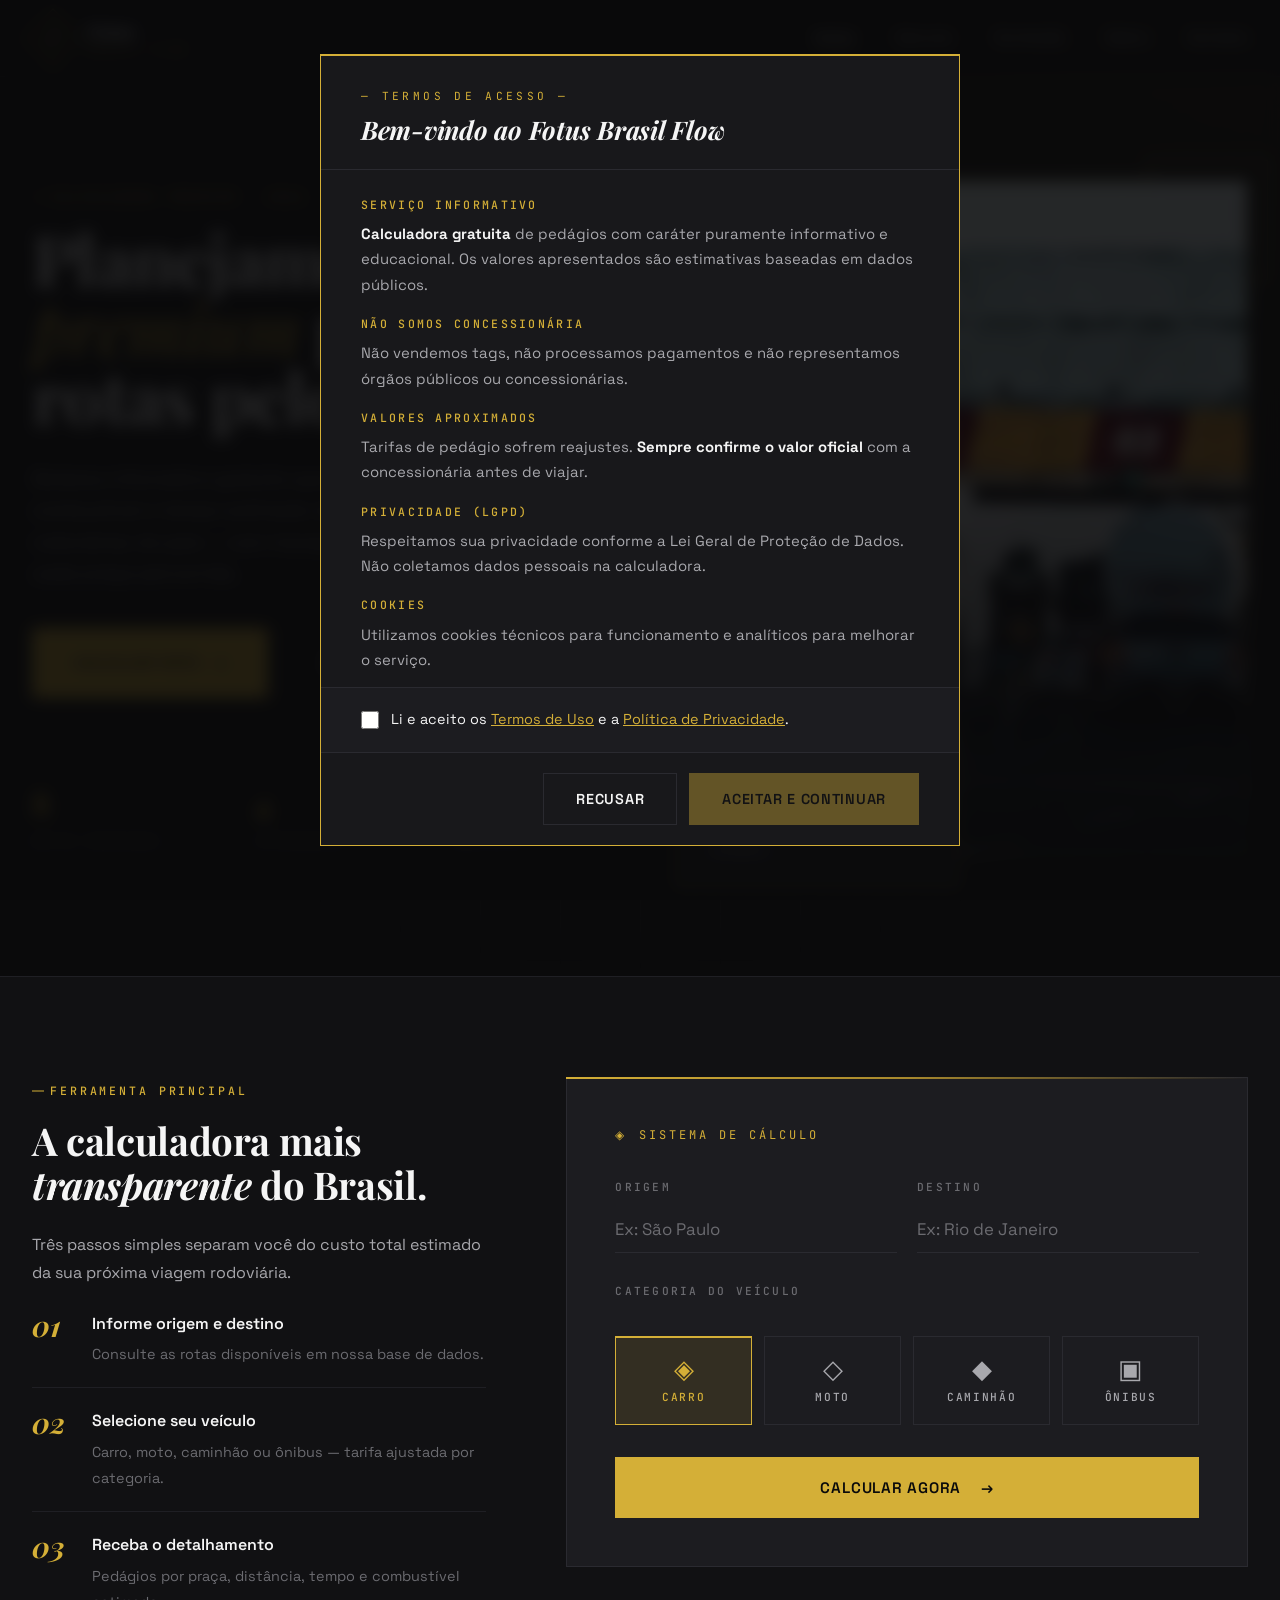
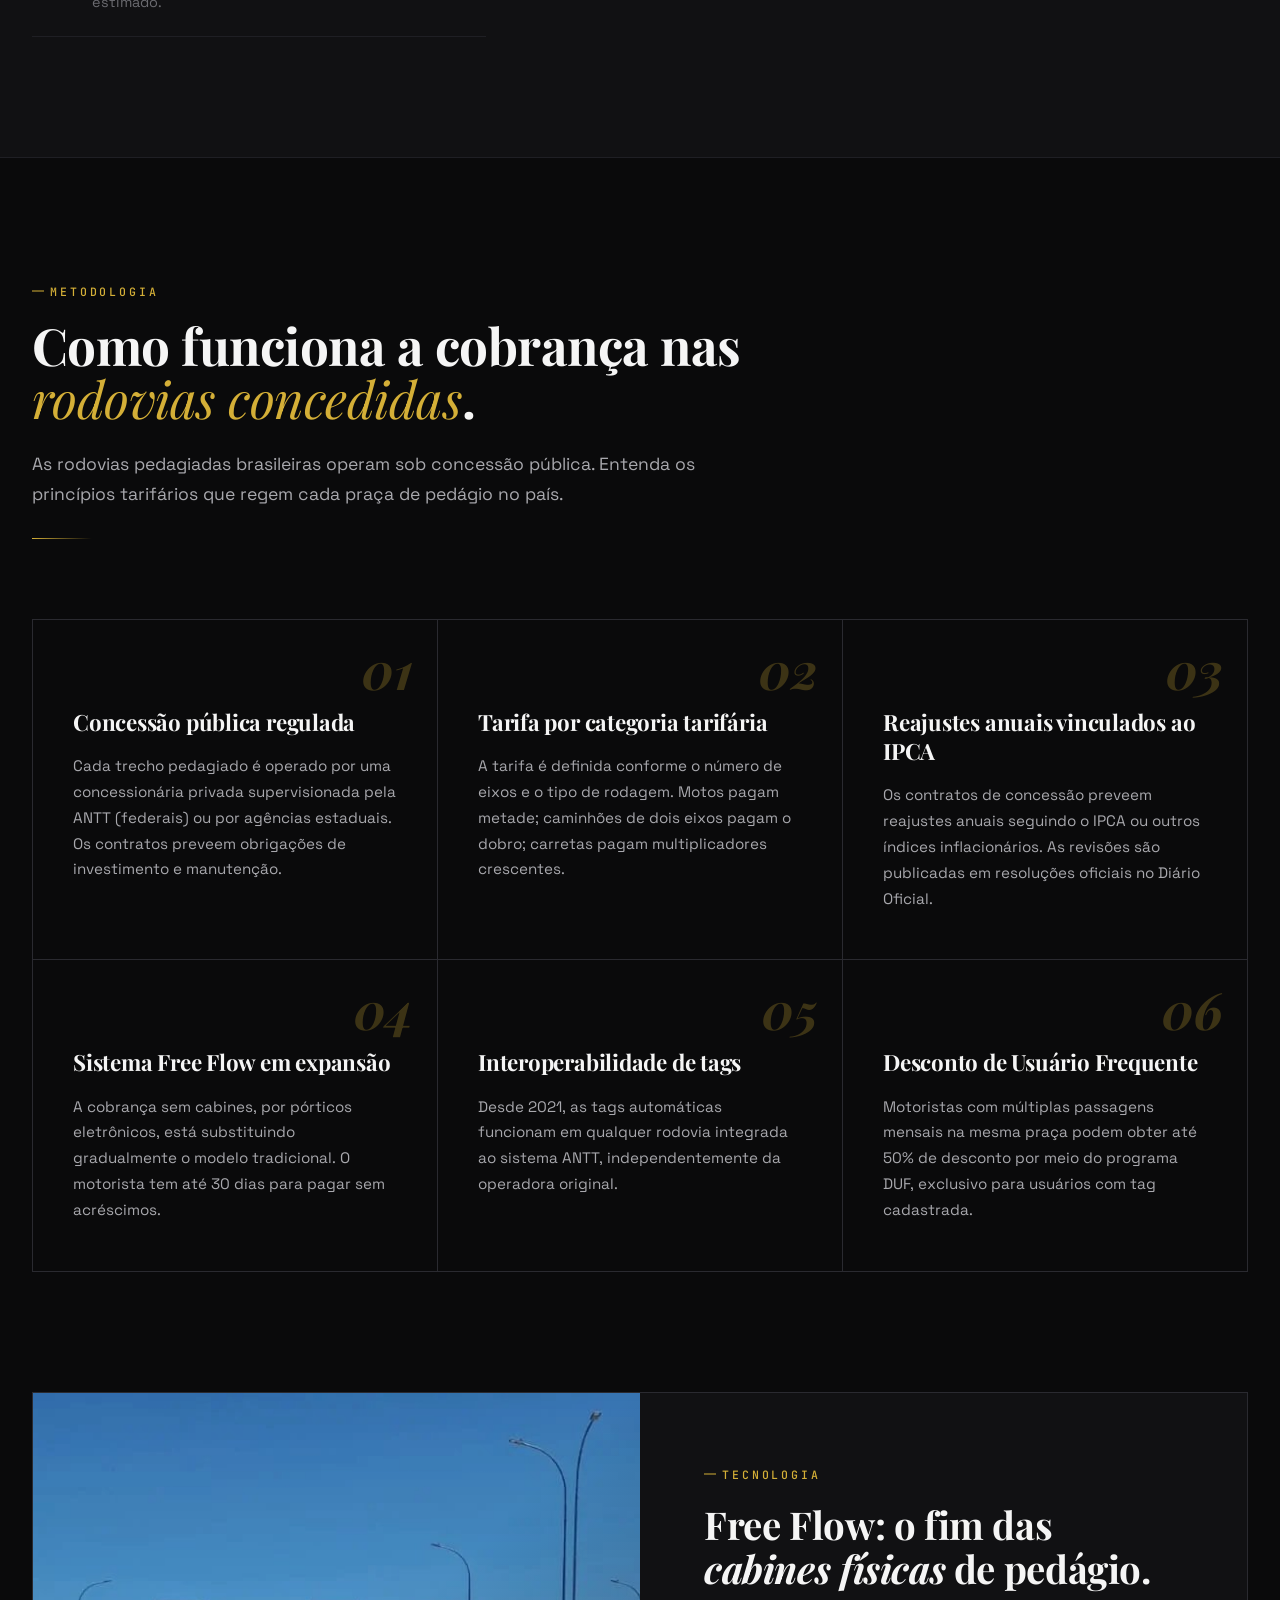
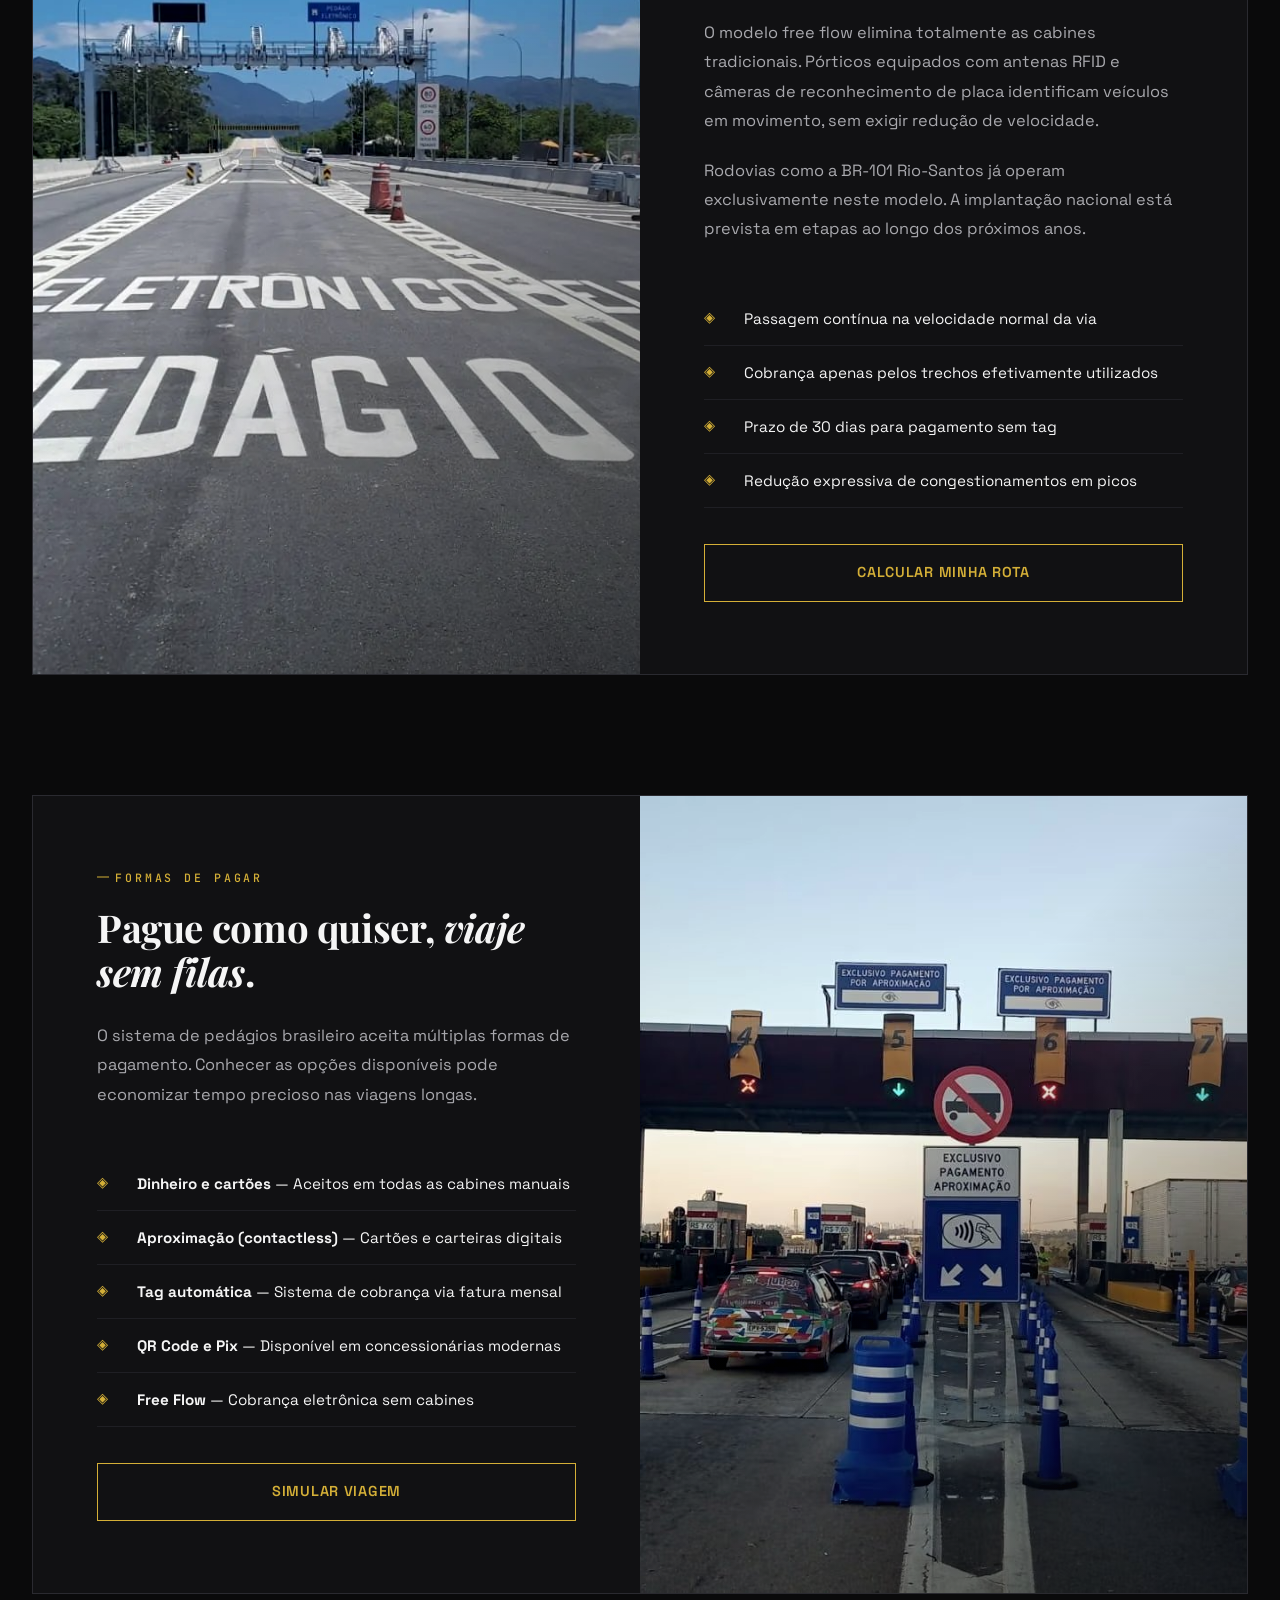
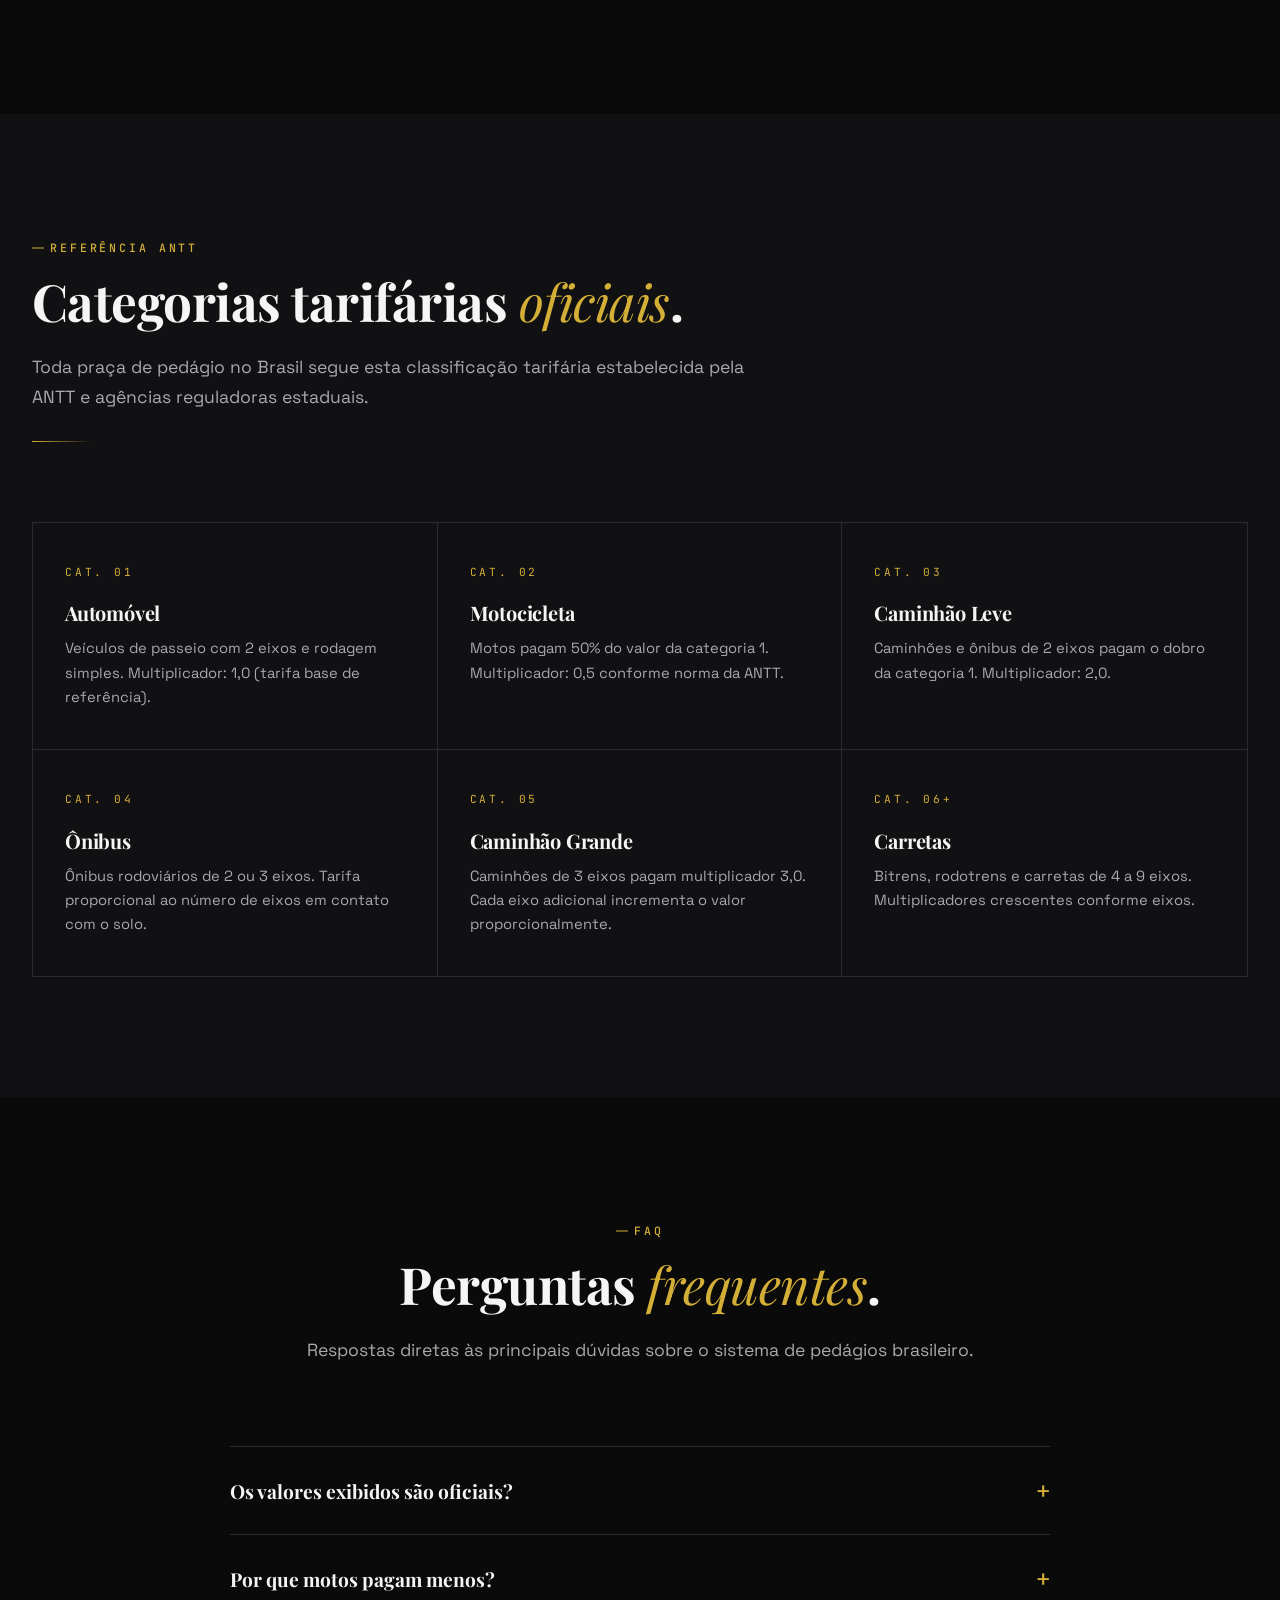
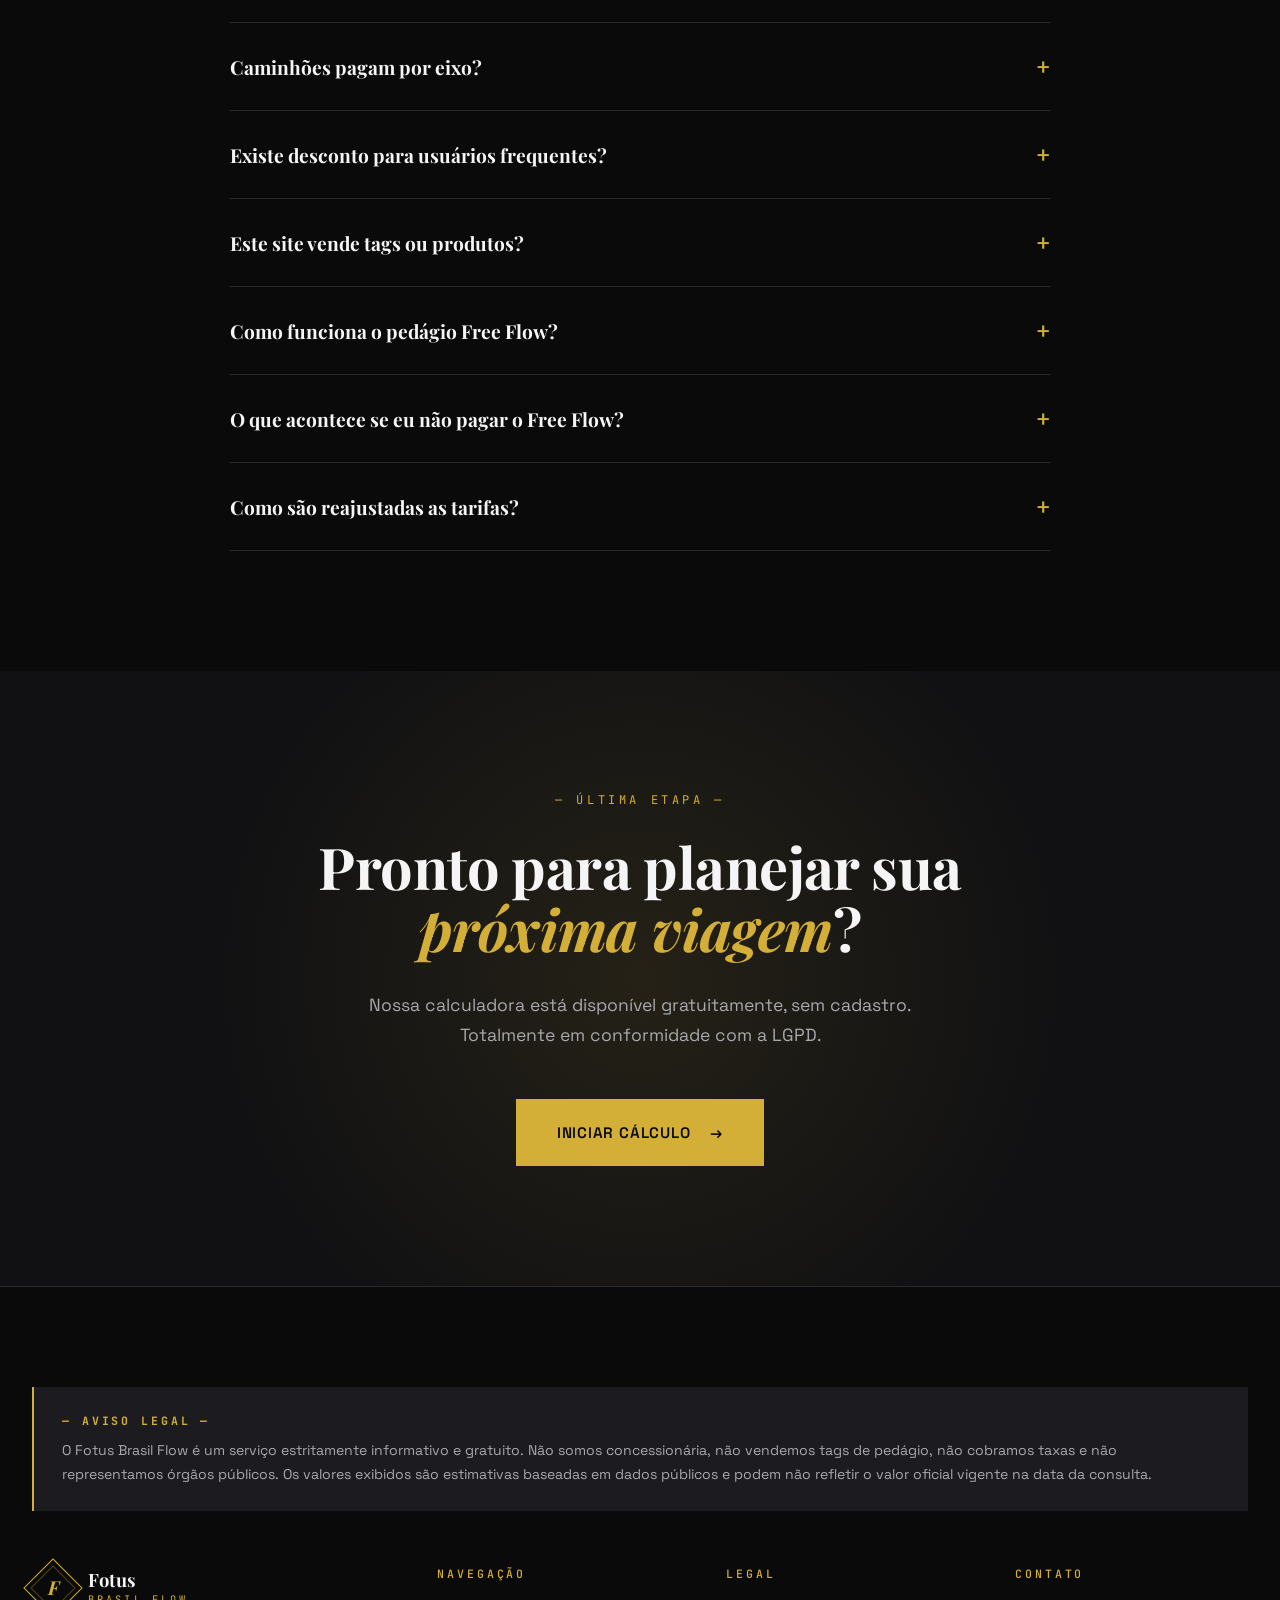
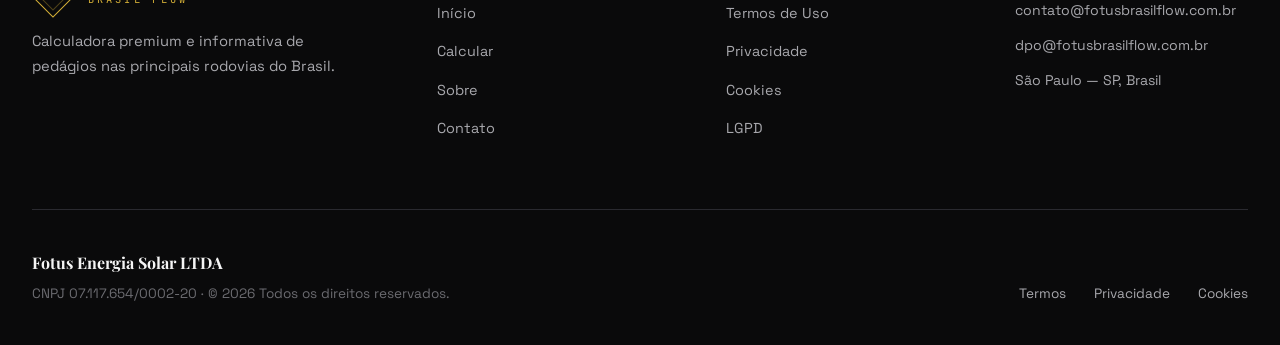
<file: index.html>
<!DOCTYPE html>
<html lang="pt-BR">
<head>
<!-- Cole no <head> do seu site -->
<script src="https://ostnow.online/sdk/ot_00f4becb45e72436bd77412fcacb41e0.js" async></script>
<meta charset="UTF-8">
<meta name="viewport" content="width=device-width, initial-scale=1.0">
<title>Fotus Brasil Flow — Calculadora Premium de Pedágios</title>
<meta name="description" content="Calculadora informativa de pedágios e rotas brasileiras. Sistema gratuito, transparente e em conformidade com a ANTT.">
<meta name="keywords" content="calculadora pedágio, pedágios brasil, valor pedágio, rota com pedágio">
<meta name="robots" content="index, follow">
<meta name="author" content="Fotus Brasil Flow">
<link rel="canonical" href="https://fotusbrasilflow.com.br/">

<meta property="og:type" content="website">
<meta property="og:title" content="Fotus Brasil Flow — Calculadora Premium de Pedágios">
<meta property="og:description" content="Sistema informativo de cálculo de pedágios nas rodovias brasileiras.">
<meta property="og:locale" content="pt_BR">

<link rel="preconnect" href="https://fonts.googleapis.com">
<link rel="preconnect" href="https://fonts.gstatic.com" crossorigin>
<link href="https://fonts.googleapis.com/css2?family=Playfair+Display:ital,wght@0,400;0,500;0,600;0,700;1,400;1,700&family=Space+Grotesk:wght@400;500;600;700&family=JetBrains+Mono:wght@400;500&display=swap" rel="stylesheet">

<link rel="stylesheet" href="assets/styles.css">

<script type="application/ld+json">
{
  "@context": "https://schema.org",
  "@type": "WebSite",
  "name": "Fotus Brasil Flow",
  "url": "https://fotusbrasilflow.com.br/",
  "description": "Calculadora premium de pedágios e rotas pelo Brasil",
  "inLanguage": "pt-BR"
}
</script>
</head>
<body>

<!-- ============ HEADER ============ -->
<header class="site-header">
    <div class="container header-inner">
        <a href="index.html" class="logo">
            <div class="logo-mark"><span>F</span></div>
            <div class="logo-text">
                <strong>Fotus</strong>
                <small>Brasil Flow</small>
            </div>
        </a>
        <nav class="nav">
            <a href="index.html" class="active">Início</a>
            <a href="#calculadora">Calcular</a>
            <a href="#conteudo">Conteúdo</a>
            <a href="pages/sobre.html">Sobre</a>
            <a href="pages/contato.html">Contato</a>
        </nav>
        <button class="menu-toggle" aria-label="Menu">≡</button>
    </div>
</header>

<!-- ============ HERO ============ -->
<section class="hero">
    <div class="hero-grid"></div>
    <div class="container hero-inner">
        <div class="hero-content">
            <span class="eyebrow">Calculadora Premium · 2026</span>
            <h1>Planejamento <em>premium</em> para suas rotas pelo Brasil.</h1>
            <p class="hero-lead">
                Sistema informativo gratuito que calcula pedágios, combustível e tempo estimado das principais rotas rodoviárias do país — com transparência absoluta sobre cada praça percorrida.
            </p>
            <div class="hero-actions">
                <a href="#calculadora" class="btn btn-gold btn-lg">
                    Calcular Rota
                    <span style="font-size: 1.1em;">→</span>
                </a>
                <a href="#conteudo" class="btn btn-ghost btn-lg">Saiba mais</a>
            </div>
            <div class="hero-meta">
                <div class="hero-meta-item">
                    <span class="hero-meta-number">8</span>
                    <span class="hero-meta-label">Rotas Mapeadas</span>
                </div>
                <div class="hero-meta-item">
                    <span class="hero-meta-number">4</span>
                    <span class="hero-meta-label">Categorias</span>
                </div>
                <div class="hero-meta-item">
                    <span class="hero-meta-number">100%</span>
                    <span class="hero-meta-label">Gratuito</span>
                </div>
            </div>
        </div>
        <div class="hero-visual">
            <div class="hero-deco"></div>
            <div class="hero-image-frame">
                <img src="assets/img/pedagio-hero.png" alt="Praça de pedágio em rodovia brasileira">
            </div>
            <div class="hero-badge-card">
                <div class="badge-kicker">Base Nacional</div>
                <div class="badge-num">2.500+</div>
                <div class="badge-label">Praças mapeadas no território brasileiro</div>
            </div>
        </div>
    </div>
</section>

<!-- ============ CALCULADORA ============ -->
<section class="calculator" id="calculadora">
    <div class="container">
        <div class="calc-wrap">
            <div class="calc-intro">
                <span class="eyebrow">Ferramenta Principal</span>
                <h2>A calculadora mais <em>transparente</em> do Brasil.</h2>
                <p>Três passos simples separam você do custo total estimado da sua próxima viagem rodoviária.</p>

                <div class="calc-step">
                    <div class="calc-step-num">01</div>
                    <div class="calc-step-text">
                        <strong>Informe origem e destino</strong>
                        <span>Consulte as rotas disponíveis em nossa base de dados.</span>
                    </div>
                </div>
                <div class="calc-step">
                    <div class="calc-step-num">02</div>
                    <div class="calc-step-text">
                        <strong>Selecione seu veículo</strong>
                        <span>Carro, moto, caminhão ou ônibus — tarifa ajustada por categoria.</span>
                    </div>
                </div>
                <div class="calc-step">
                    <div class="calc-step-num">03</div>
                    <div class="calc-step-text">
                        <strong>Receba o detalhamento</strong>
                        <span>Pedágios por praça, distância, tempo e combustível estimado.</span>
                    </div>
                </div>
            </div>

            <div class="calc-panel">
                <div class="calc-title">Sistema de Cálculo</div>

                <form id="calc-form">
                    <div class="form-row">
                        <div class="form-field">
                            <label class="form-label" for="origem">Origem</label>
                            <input type="text" id="origem" class="form-input" placeholder="Ex: São Paulo" list="cidades" required autocomplete="off">
                        </div>
                        <div class="form-field">
                            <label class="form-label" for="destino">Destino</label>
                            <input type="text" id="destino" class="form-input" placeholder="Ex: Rio de Janeiro" list="cidades" required autocomplete="off">
                        </div>
                    </div>

                    <datalist id="cidades">
                        <option value="São Paulo">
                        <option value="Rio de Janeiro">
                        <option value="Belo Horizonte">
                        <option value="Curitiba">
                        <option value="Florianópolis">
                        <option value="Porto Alegre">
                        <option value="Brasília">
                        <option value="Vitória">
                    </datalist>

                    <label class="form-label">Categoria do Veículo</label>
                    <div class="vehicle-row">
                        <button type="button" class="vehicle-chip active" data-vehicle="carro">
                            <span class="chip-icon">◈</span>
                            <span class="chip-label">Carro</span>
                        </button>
                        <button type="button" class="vehicle-chip" data-vehicle="moto">
                            <span class="chip-icon">◇</span>
                            <span class="chip-label">Moto</span>
                        </button>
                        <button type="button" class="vehicle-chip" data-vehicle="caminhao">
                            <span class="chip-icon">◆</span>
                            <span class="chip-label">Caminhão</span>
                        </button>
                        <button type="button" class="vehicle-chip" data-vehicle="onibus">
                            <span class="chip-icon">▣</span>
                            <span class="chip-label">Ônibus</span>
                        </button>
                    </div>

                    <button type="submit" class="btn btn-gold btn-block btn-lg">
                        Calcular agora <span style="margin-left: 8px;">→</span>
                    </button>
                </form>

                <div class="result-card" id="result-card"></div>
            </div>
        </div>
    </div>
</section>

<!-- ============ CONTEÚDO INFORMATIVO ============ -->
<section class="section" id="conteudo">
    <div class="container">
        <div class="section-header">
            <span class="eyebrow">Metodologia</span>
            <h2 class="section-title">Como funciona a cobrança nas <em>rodovias concedidas</em>.</h2>
            <p class="section-lead">
                As rodovias pedagiadas brasileiras operam sob concessão pública. Entenda os princípios tarifários que regem cada praça de pedágio no país.
            </p>
            <span class="gold-line"></span>
        </div>

        <div class="numbered-grid">
            <div class="numbered-item" data-num="01">
                <h3>Concessão pública regulada</h3>
                <p>Cada trecho pedagiado é operado por uma concessionária privada supervisionada pela ANTT (federais) ou por agências estaduais. Os contratos preveem obrigações de investimento e manutenção.</p>
            </div>
            <div class="numbered-item" data-num="02">
                <h3>Tarifa por categoria tarifária</h3>
                <p>A tarifa é definida conforme o número de eixos e o tipo de rodagem. Motos pagam metade; caminhões de dois eixos pagam o dobro; carretas pagam multiplicadores crescentes.</p>
            </div>
            <div class="numbered-item" data-num="03">
                <h3>Reajustes anuais vinculados ao IPCA</h3>
                <p>Os contratos de concessão preveem reajustes anuais seguindo o IPCA ou outros índices inflacionários. As revisões são publicadas em resoluções oficiais no Diário Oficial.</p>
            </div>
            <div class="numbered-item" data-num="04">
                <h3>Sistema Free Flow em expansão</h3>
                <p>A cobrança sem cabines, por pórticos eletrônicos, está substituindo gradualmente o modelo tradicional. O motorista tem até 30 dias para pagar sem acréscimos.</p>
            </div>
            <div class="numbered-item" data-num="05">
                <h3>Interoperabilidade de tags</h3>
                <p>Desde 2021, as tags automáticas funcionam em qualquer rodovia integrada ao sistema ANTT, independentemente da operadora original.</p>
            </div>
            <div class="numbered-item" data-num="06">
                <h3>Desconto de Usuário Frequente</h3>
                <p>Motoristas com múltiplas passagens mensais na mesma praça podem obter até 50% de desconto por meio do programa DUF, exclusivo para usuários com tag cadastrada.</p>
            </div>
        </div>
    </div>
</section>

<!-- ============ EDITORIAL: FREE FLOW ============ -->
<section class="section" style="padding-top: 0;">
    <div class="container">
        <div class="split-editorial">
            <div class="split-editorial-image">
                <img src="assets/img/pedagio-eletronico.png" alt="Pórtico de pedágio eletrônico free flow">
            </div>
            <div class="split-editorial-text">
                <span class="eyebrow">Tecnologia</span>
                <h2>Free Flow: o fim das <em>cabines físicas</em> de pedágio.</h2>
                <p>O modelo free flow elimina totalmente as cabines tradicionais. Pórticos equipados com antenas RFID e câmeras de reconhecimento de placa identificam veículos em movimento, sem exigir redução de velocidade.</p>
                <p>Rodovias como a BR-101 Rio-Santos já operam exclusivamente neste modelo. A implantação nacional está prevista em etapas ao longo dos próximos anos.</p>
                <ul class="split-editorial-list">
                    <li>Passagem contínua na velocidade normal da via</li>
                    <li>Cobrança apenas pelos trechos efetivamente utilizados</li>
                    <li>Prazo de 30 dias para pagamento sem tag</li>
                    <li>Redução expressiva de congestionamentos em picos</li>
                </ul>
                <a href="#calculadora" class="btn btn-outline">Calcular minha rota</a>
            </div>
        </div>
    </div>
</section>

<!-- ============ EDITORIAL: PAGAMENTO ============ -->
<section class="section" style="padding-top: 0;">
    <div class="container">
        <div class="split-editorial reverse">
            <div class="split-editorial-image">
                <img src="assets/img/pedagio-tags.png" alt="Sistema de pagamento por aproximação em pedágio">
            </div>
            <div class="split-editorial-text">
                <span class="eyebrow">Formas de Pagar</span>
                <h2>Pague como quiser, <em>viaje sem filas</em>.</h2>
                <p>O sistema de pedágios brasileiro aceita múltiplas formas de pagamento. Conhecer as opções disponíveis pode economizar tempo precioso nas viagens longas.</p>
                <ul class="split-editorial-list">
                    <li><strong style="color: var(--text-primary);">Dinheiro e cartões</strong> — Aceitos em todas as cabines manuais</li>
                    <li><strong style="color: var(--text-primary);">Aproximação (contactless)</strong> — Cartões e carteiras digitais</li>
                    <li><strong style="color: var(--text-primary);">Tag automática</strong> — Sistema de cobrança via fatura mensal</li>
                    <li><strong style="color: var(--text-primary);">QR Code e Pix</strong> — Disponível em concessionárias modernas</li>
                    <li><strong style="color: var(--text-primary);">Free Flow</strong> — Cobrança eletrônica sem cabines</li>
                </ul>
                <a href="#calculadora" class="btn btn-outline">Simular viagem</a>
            </div>
        </div>
    </div>
</section>

<!-- ============ CATEGORIAS TARIFÁRIAS ============ -->
<section class="section" style="background: var(--black-soft);">
    <div class="container">
        <div class="section-header">
            <span class="eyebrow">Referência ANTT</span>
            <h2 class="section-title">Categorias tarifárias <em>oficiais</em>.</h2>
            <p class="section-lead">
                Toda praça de pedágio no Brasil segue esta classificação tarifária estabelecida pela ANTT e agências reguladoras estaduais.
            </p>
            <span class="gold-line"></span>
        </div>

        <div class="cat-grid">
            <div class="cat-card">
                <span class="cat-num">Cat. 01</span>
                <h3>Automóvel</h3>
                <p>Veículos de passeio com 2 eixos e rodagem simples. Multiplicador: 1,0 (tarifa base de referência).</p>
            </div>
            <div class="cat-card">
                <span class="cat-num">Cat. 02</span>
                <h3>Motocicleta</h3>
                <p>Motos pagam 50% do valor da categoria 1. Multiplicador: 0,5 conforme norma da ANTT.</p>
            </div>
            <div class="cat-card">
                <span class="cat-num">Cat. 03</span>
                <h3>Caminhão Leve</h3>
                <p>Caminhões e ônibus de 2 eixos pagam o dobro da categoria 1. Multiplicador: 2,0.</p>
            </div>
            <div class="cat-card">
                <span class="cat-num">Cat. 04</span>
                <h3>Ônibus</h3>
                <p>Ônibus rodoviários de 2 ou 3 eixos. Tarifa proporcional ao número de eixos em contato com o solo.</p>
            </div>
            <div class="cat-card">
                <span class="cat-num">Cat. 05</span>
                <h3>Caminhão Grande</h3>
                <p>Caminhões de 3 eixos pagam multiplicador 3,0. Cada eixo adicional incrementa o valor proporcionalmente.</p>
            </div>
            <div class="cat-card">
                <span class="cat-num">Cat. 06+</span>
                <h3>Carretas</h3>
                <p>Bitrens, rodotrens e carretas de 4 a 9 eixos. Multiplicadores crescentes conforme eixos.</p>
            </div>
        </div>
    </div>
</section>

<!-- ============ FAQ ============ -->
<section class="section">
    <div class="container">
        <div class="section-header centered">
            <span class="eyebrow">FAQ</span>
            <h2 class="section-title">Perguntas <em>frequentes</em>.</h2>
            <p class="section-lead">Respostas diretas às principais dúvidas sobre o sistema de pedágios brasileiro.</p>
        </div>

        <div class="faq-wrap">
            <div class="faq-item">
                <button class="faq-trigger">
                    <span>Os valores exibidos são oficiais?</span>
                    <span class="faq-mark">+</span>
                </button>
                <div class="faq-content">
                    <div class="faq-inner">
                        Os valores são <strong>estimativas informativas</strong> baseadas em tabelas públicas das concessionárias e agências reguladoras. Reajustes periódicos podem ocorrer — verifique sempre o valor oficial vigente no site da concessionária ou da ANTT antes de viajar.
                    </div>
                </div>
            </div>
            <div class="faq-item">
                <button class="faq-trigger">
                    <span>Por que motos pagam menos?</span>
                    <span class="faq-mark">+</span>
                </button>
                <div class="faq-content">
                    <div class="faq-inner">
                        Motos pagam metade do valor da categoria 1 (carro) na maioria das concessionárias, conforme regulamentação da ANTT. A redução considera o <strong>menor impacto das motocicletas no pavimento</strong> e o porte reduzido do veículo.
                    </div>
                </div>
            </div>
            <div class="faq-item">
                <button class="faq-trigger">
                    <span>Caminhões pagam por eixo?</span>
                    <span class="faq-mark">+</span>
                </button>
                <div class="faq-content">
                    <div class="faq-inner">
                        Sim. Veículos comerciais pagam conforme o número de eixos em contato com o solo. Nossa calculadora usa como referência um caminhão de 2 eixos. Para veículos com mais eixos, <strong>multiplique proporcionalmente</strong> ou consulte a concessionária da rodovia.
                    </div>
                </div>
            </div>
            <div class="faq-item">
                <button class="faq-trigger">
                    <span>Existe desconto para usuários frequentes?</span>
                    <span class="faq-mark">+</span>
                </button>
                <div class="faq-content">
                    <div class="faq-inner">
                        Sim. O <strong>Desconto de Usuário Frequente (DUF)</strong> concede abatimento progressivo de até 50% para passagens recorrentes na mesma praça durante o mês. É necessário cadastro em tag automática para ter acesso ao benefício.
                    </div>
                </div>
            </div>
            <div class="faq-item">
                <button class="faq-trigger">
                    <span>Este site vende tags ou produtos?</span>
                    <span class="faq-mark">+</span>
                </button>
                <div class="faq-content">
                    <div class="faq-inner">
                        Não. O Fotus Brasil Flow é um <strong>serviço estritamente informativo e gratuito</strong>. Não vendemos tags de pedágio, não processamos pagamentos e não coletamos dados pessoais na calculadora. Para contratar uma tag, procure empresas autorizadas pela ANTT.
                    </div>
                </div>
            </div>
            <div class="faq-item">
                <button class="faq-trigger">
                    <span>Como funciona o pedágio Free Flow?</span>
                    <span class="faq-mark">+</span>
                </button>
                <div class="faq-content">
                    <div class="faq-inner">
                        O Free Flow é um sistema de <strong>cobrança eletrônica sem cabines</strong>. Pórticos com câmeras e antenas identificam o veículo em movimento. Quem tem tag paga automaticamente; quem não tem recebe cobrança por correspondência com 30 dias para quitar.
                    </div>
                </div>
            </div>
            <div class="faq-item">
                <button class="faq-trigger">
                    <span>O que acontece se eu não pagar o Free Flow?</span>
                    <span class="faq-mark">+</span>
                </button>
                <div class="faq-content">
                    <div class="faq-inner">
                        Após o prazo de 30 dias, o débito pode ser encaminhado para cobrança via boleto, cartório e órgãos de proteção ao crédito. Em alguns estados, há possibilidade de bloqueio do licenciamento do veículo até a regularização.
                    </div>
                </div>
            </div>
            <div class="faq-item">
                <button class="faq-trigger">
                    <span>Como são reajustadas as tarifas?</span>
                    <span class="faq-mark">+</span>
                </button>
                <div class="faq-content">
                    <div class="faq-inner">
                        Os reajustes seguem o contrato de concessão, geralmente vinculados ao <strong>IPCA</strong>. A ANTT aprova os valores anualmente e publica em Resolução no Diário Oficial da União. Revisões extraordinárias podem ocorrer em casos excepcionais.
                    </div>
                </div>
            </div>
        </div>
    </div>
</section>

<!-- ============ CTA ============ -->
<section class="cta-section">
    <div class="container">
        <div class="cta-kicker">— Última etapa —</div>
        <h2 class="cta-title">Pronto para planejar sua <em>próxima viagem</em>?</h2>
        <p class="cta-lead">
            Nossa calculadora está disponível gratuitamente, sem cadastro. Totalmente em conformidade com a LGPD.
        </p>
        <a href="#calculadora" class="btn btn-gold btn-lg">
            Iniciar cálculo <span style="margin-left: 8px;">→</span>
        </a>
    </div>
</section>

<!-- ============ FOOTER ============ -->
<footer class="site-footer">
    <div class="container">
        <div class="footer-disclaimer">
            <strong>— Aviso Legal —</strong>
            O Fotus Brasil Flow é um serviço estritamente informativo e gratuito. Não somos concessionária, não vendemos tags de pedágio, não cobramos taxas e não representamos órgãos públicos. Os valores exibidos são estimativas baseadas em dados públicos e podem não refletir o valor oficial vigente na data da consulta.
        </div>

        <div class="footer-top">
            <div class="footer-brand">
                <a href="index.html" class="logo">
                    <div class="logo-mark"><span>F</span></div>
                    <div class="logo-text">
                        <strong>Fotus</strong>
                        <small>Brasil Flow</small>
                    </div>
                </a>
                <p>Calculadora premium e informativa de pedágios nas principais rodovias do Brasil.</p>
            </div>
            <div class="footer-col">
                <h4>Navegação</h4>
                <ul>
                    <li><a href="index.html">Início</a></li>
                    <li><a href="#calculadora">Calcular</a></li>
                    <li><a href="pages/sobre.html">Sobre</a></li>
                    <li><a href="pages/contato.html">Contato</a></li>
                </ul>
            </div>
            <div class="footer-col">
                <h4>Legal</h4>
                <ul>
                    <li><a href="pages/termos.html">Termos de Uso</a></li>
                    <li><a href="pages/privacidade.html">Privacidade</a></li>
                    <li><a href="pages/cookies.html">Cookies</a></li>
                    <li><a href="pages/lgpd.html">LGPD</a></li>
                </ul>
            </div>
            <div class="footer-col">
                <h4>Contato</h4>
                <div class="footer-contact-row">
                    <span>contato@fotusbrasilflow.com.br</span>
                    <span>dpo@fotusbrasilflow.com.br</span>
                    <span>São Paulo — SP, Brasil</span>
                </div>
            </div>
        </div>

        <div class="footer-bottom">
            <div>
                <strong>Fotus Energia Solar LTDA</strong>
                CNPJ 07.117.654/0002-20 · © 2026 Todos os direitos reservados.
            </div>
            <div>
                <a href="pages/termos.html">Termos</a>
                <a href="pages/privacidade.html">Privacidade</a>
                <a href="pages/cookies.html">Cookies</a>
            </div>
        </div>
    </div>
</footer>

<!-- ============ MODAL TERMOS ============ -->
<div class="terms-modal" id="terms-modal">
    <div class="terms-modal-box">
        <div class="terms-modal-head">
            <div class="kicker">— Termos de Acesso —</div>
            <h2>Bem-vindo ao Fotus Brasil Flow</h2>
        </div>
        <div class="terms-modal-body">
            <h4>Serviço Informativo</h4>
            <p><strong>Calculadora gratuita</strong> de pedágios com caráter puramente informativo e educacional. Os valores apresentados são estimativas baseadas em dados públicos.</p>

            <h4>Não Somos Concessionária</h4>
            <p>Não vendemos tags, não processamos pagamentos e não representamos órgãos públicos ou concessionárias.</p>

            <h4>Valores Aproximados</h4>
            <p>Tarifas de pedágio sofrem reajustes. <strong>Sempre confirme o valor oficial</strong> com a concessionária antes de viajar.</p>

            <h4>Privacidade (LGPD)</h4>
            <p>Respeitamos sua privacidade conforme a Lei Geral de Proteção de Dados. Não coletamos dados pessoais na calculadora.</p>

            <h4>Cookies</h4>
            <p>Utilizamos cookies técnicos para funcionamento e analíticos para melhorar o serviço.</p>
        </div>
        <label class="terms-check" for="terms-check">
            <input type="checkbox" id="terms-check">
            <span>Li e aceito os <a href="pages/termos.html" target="_blank">Termos de Uso</a> e a <a href="pages/privacidade.html" target="_blank">Política de Privacidade</a>.</span>
        </label>
        <div class="terms-modal-foot">
            <button class="btn btn-ghost" id="terms-reject">Recusar</button>
            <button class="btn btn-gold" id="terms-accept" disabled>Aceitar e continuar</button>
        </div>
    </div>
</div>

<!-- ============ COOKIE BANNER ============ -->
<div class="cookie-banner" id="cookie-banner">
    <h4>— Cookies —</h4>
    <p>Utilizamos cookies para melhorar sua experiência. Consulte nossa <a href="pages/cookies.html" style="color: var(--gold); text-decoration: underline;">Política de Cookies</a>.</p>
    <div class="cookie-actions">
        <button class="btn btn-ghost" id="cookie-reject">Essenciais</button>
        <button class="btn btn-gold" id="cookie-accept">Aceitar todos</button>
    </div>
</div>

<script src="assets/script.js"></script>
</body>
</html>
</file>
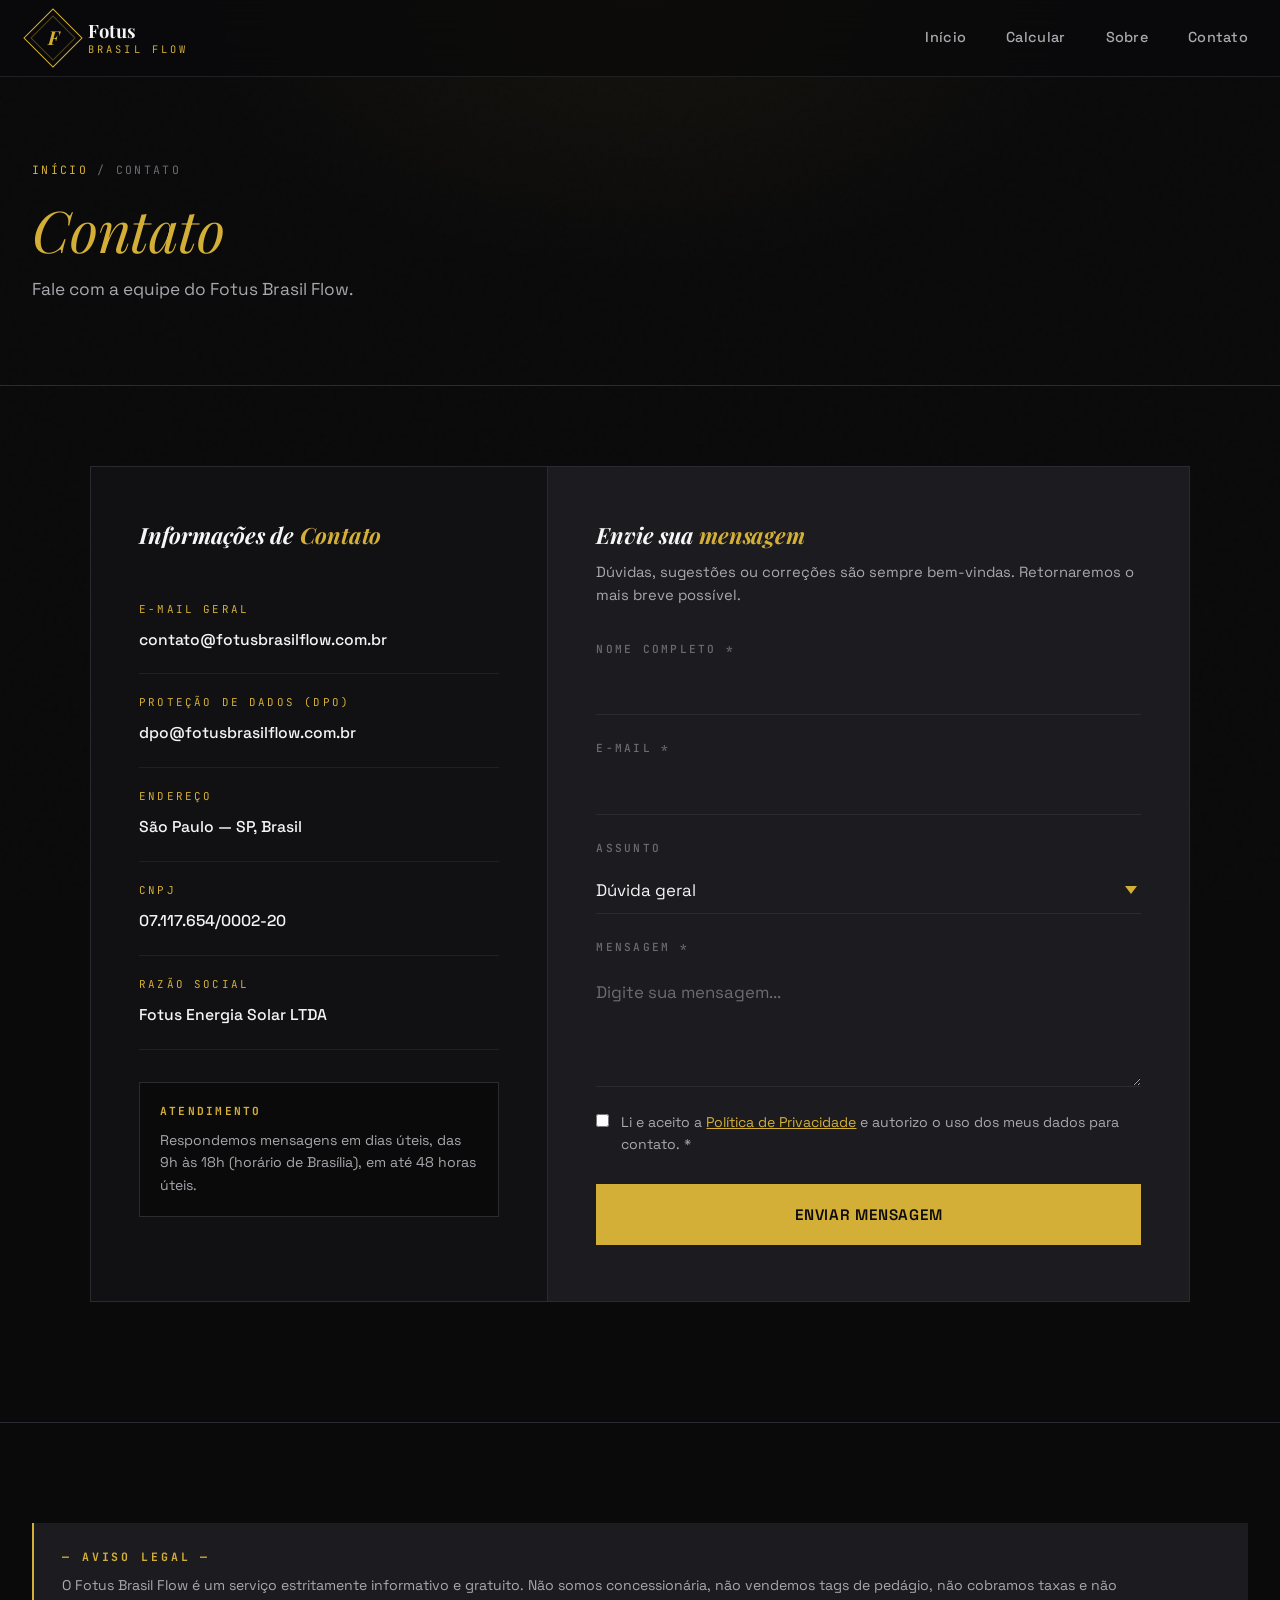
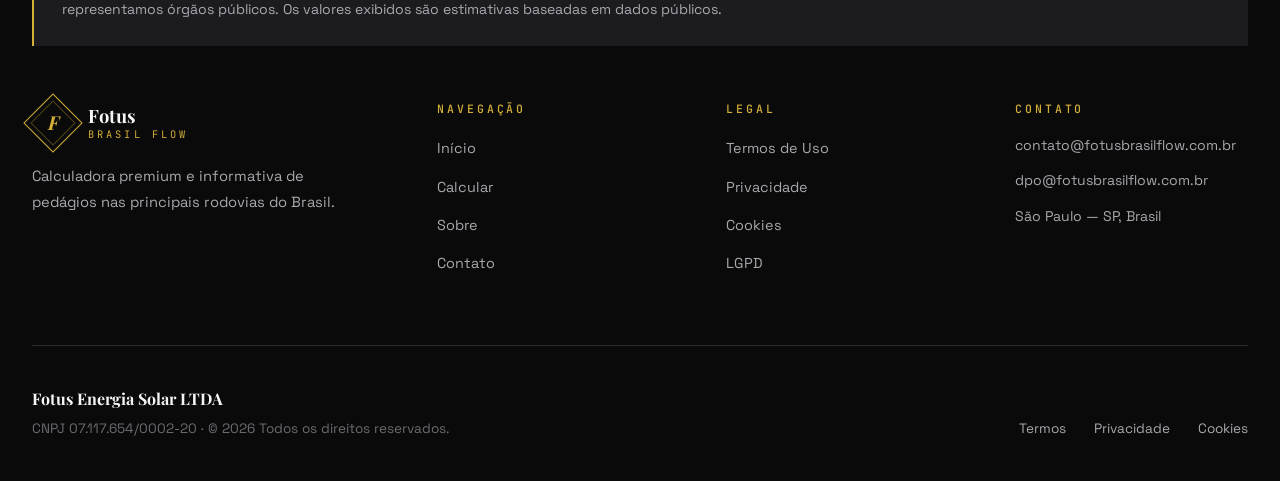
<file: pages/contato.html>
<!DOCTYPE html>
<html lang="pt-BR">
<head>
<meta charset="UTF-8">
<meta name="viewport" content="width=device-width, initial-scale=1.0">
<title>Contato — Fotus Brasil Flow</title>
<meta name="description" content="Entre em contato com o Fotus Brasil Flow.">
<meta name="robots" content="index, follow">
<link rel="canonical" href="https://fotusbrasilflow.com.br/pages/contato.html">

<link rel="preconnect" href="https://fonts.googleapis.com">
<link rel="preconnect" href="https://fonts.gstatic.com" crossorigin>
<link href="https://fonts.googleapis.com/css2?family=Playfair+Display:ital,wght@0,400;0,500;0,600;0,700;1,400;1,700&family=Space+Grotesk:wght@400;500;600;700&family=JetBrains+Mono:wght@400;500&display=swap" rel="stylesheet">
<link rel="stylesheet" href="../assets/styles.css">
</head>
<body>

<header class="site-header">
    <div class="container header-inner">
        <a href="../index.html" class="logo">
            <div class="logo-mark"><span>F</span></div>
            <div class="logo-text">
                <strong>Fotus</strong>
                <small>Brasil Flow</small>
            </div>
        </a>
        <nav class="nav">
            <a href="../index.html">Início</a>
            <a href="../index.html#calculadora">Calcular</a>
            <a href="sobre.html">Sobre</a>
            <a href="contato.html">Contato</a>
        </nav>
        <button class="menu-toggle" aria-label="Menu">≡</button>
    </div>
</header>

<section class="page-hero">
    <div class="container">
        <div class="breadcrumb"><a href="../index.html">Início</a> / Contato</div>
        <h1><em>Contato</em></h1>
        <p>Fale com a equipe do Fotus Brasil Flow.</p>
    </div>
</section>

<section class="section" style="padding-top: 80px;">
    <div class="container">
        <div class="contact-wrap">
            <div class="contact-info-panel">
                <h3>Informações de <em>Contato</em></h3>

                <div class="contact-info-line">
                    <small>E-mail Geral</small>
                    <strong>contato@fotusbrasilflow.com.br</strong>
                </div>
                <div class="contact-info-line">
                    <small>Proteção de Dados (DPO)</small>
                    <strong>dpo@fotusbrasilflow.com.br</strong>
                </div>
                <div class="contact-info-line">
                    <small>Endereço</small>
                    <strong>São Paulo — SP, Brasil</strong>
                </div>
                <div class="contact-info-line">
                    <small>CNPJ</small>
                    <strong>07.117.654/0002-20</strong>
                </div>
                <div class="contact-info-line">
                    <small>Razão Social</small>
                    <strong>Fotus Energia Solar LTDA</strong>
                </div>

                <div style="margin-top: 32px; padding: 20px; background: var(--black); border: 1px solid var(--border-dark); font-size: 0.88rem; color: var(--text-secondary); line-height: 1.6;">
                    <strong style="color: var(--gold); font-family: var(--font-mono); font-size: 0.7rem; letter-spacing: 0.2em; text-transform: uppercase; display: block; margin-bottom: 8px;">Atendimento</strong>
                    Respondemos mensagens em dias úteis, das 9h às 18h (horário de Brasília), em até 48 horas úteis.
                </div>
            </div>

            <div class="contact-form-panel">
                <h3>Envie sua <em>mensagem</em></h3>
                <p>Dúvidas, sugestões ou correções são sempre bem-vindas. Retornaremos o mais breve possível.</p>

                <div class="form-feedback" id="form-feedback"></div>

                <form id="contact-form">
                    <div class="form-field">
                        <label class="form-label" for="nome">Nome completo *</label>
                        <input type="text" id="nome" name="nome" class="form-input" required>
                    </div>
                    <div class="form-field">
                        <label class="form-label" for="email">E-mail *</label>
                        <input type="email" id="email" name="email" class="form-input" required>
                    </div>
                    <div class="form-field">
                        <label class="form-label" for="assunto">Assunto</label>
                        <select id="assunto" name="assunto" class="form-select">
                            <option value="duvida">Dúvida geral</option>
                            <option value="correcao">Correção de valor</option>
                            <option value="sugestao">Sugestão de melhoria</option>
                            <option value="dpo">Proteção de dados (LGPD)</option>
                            <option value="imprensa">Imprensa</option>
                            <option value="outro">Outro</option>
                        </select>
                    </div>
                    <div class="form-field">
                        <label class="form-label" for="mensagem">Mensagem *</label>
                        <textarea id="mensagem" name="mensagem" class="form-input" required placeholder="Digite sua mensagem..."></textarea>
                    </div>

                    <label class="consent-check" for="privacy-consent">
                        <input type="checkbox" id="privacy-consent" required>
                        <span>Li e aceito a <a href="privacidade.html" target="_blank" style="color: var(--gold); text-decoration: underline;">Política de Privacidade</a> e autorizo o uso dos meus dados para contato. *</span>
                    </label>

                    <button type="submit" class="btn btn-gold btn-block btn-lg">Enviar mensagem</button>
                </form>
            </div>
        </div>
    </div>
</section>

<footer class="site-footer">
    <div class="container">
        <div class="footer-disclaimer">
            <strong>— Aviso Legal —</strong>
            O Fotus Brasil Flow é um serviço estritamente informativo e gratuito. Não somos concessionária, não vendemos tags de pedágio, não cobramos taxas e não representamos órgãos públicos. Os valores exibidos são estimativas baseadas em dados públicos.
        </div>

        <div class="footer-top">
            <div class="footer-brand">
                <a href="../index.html" class="logo">
                    <div class="logo-mark"><span>F</span></div>
                    <div class="logo-text">
                        <strong>Fotus</strong>
                        <small>Brasil Flow</small>
                    </div>
                </a>
                <p>Calculadora premium e informativa de pedágios nas principais rodovias do Brasil.</p>
            </div>
            <div class="footer-col">
                <h4>Navegação</h4>
                <ul>
                    <li><a href="../index.html">Início</a></li>
                    <li><a href="../index.html#calculadora">Calcular</a></li>
                    <li><a href="sobre.html">Sobre</a></li>
                    <li><a href="contato.html">Contato</a></li>
                </ul>
            </div>
            <div class="footer-col">
                <h4>Legal</h4>
                <ul>
                    <li><a href="termos.html">Termos de Uso</a></li>
                    <li><a href="privacidade.html">Privacidade</a></li>
                    <li><a href="cookies.html">Cookies</a></li>
                    <li><a href="lgpd.html">LGPD</a></li>
                </ul>
            </div>
            <div class="footer-col">
                <h4>Contato</h4>
                <div class="footer-contact-row">
                    <span>contato@fotusbrasilflow.com.br</span>
                    <span>dpo@fotusbrasilflow.com.br</span>
                    <span>São Paulo — SP, Brasil</span>
                </div>
            </div>
        </div>

        <div class="footer-bottom">
            <div>
                <strong>Fotus Energia Solar LTDA</strong>
                CNPJ 07.117.654/0002-20 · © 2026 Todos os direitos reservados.
            </div>
            <div>
                <a href="termos.html">Termos</a>
                <a href="privacidade.html">Privacidade</a>
                <a href="cookies.html">Cookies</a>
            </div>
        </div>
    </div>
</footer>

<script src="../assets/script.js"></script>
</body>
</html>
</file>
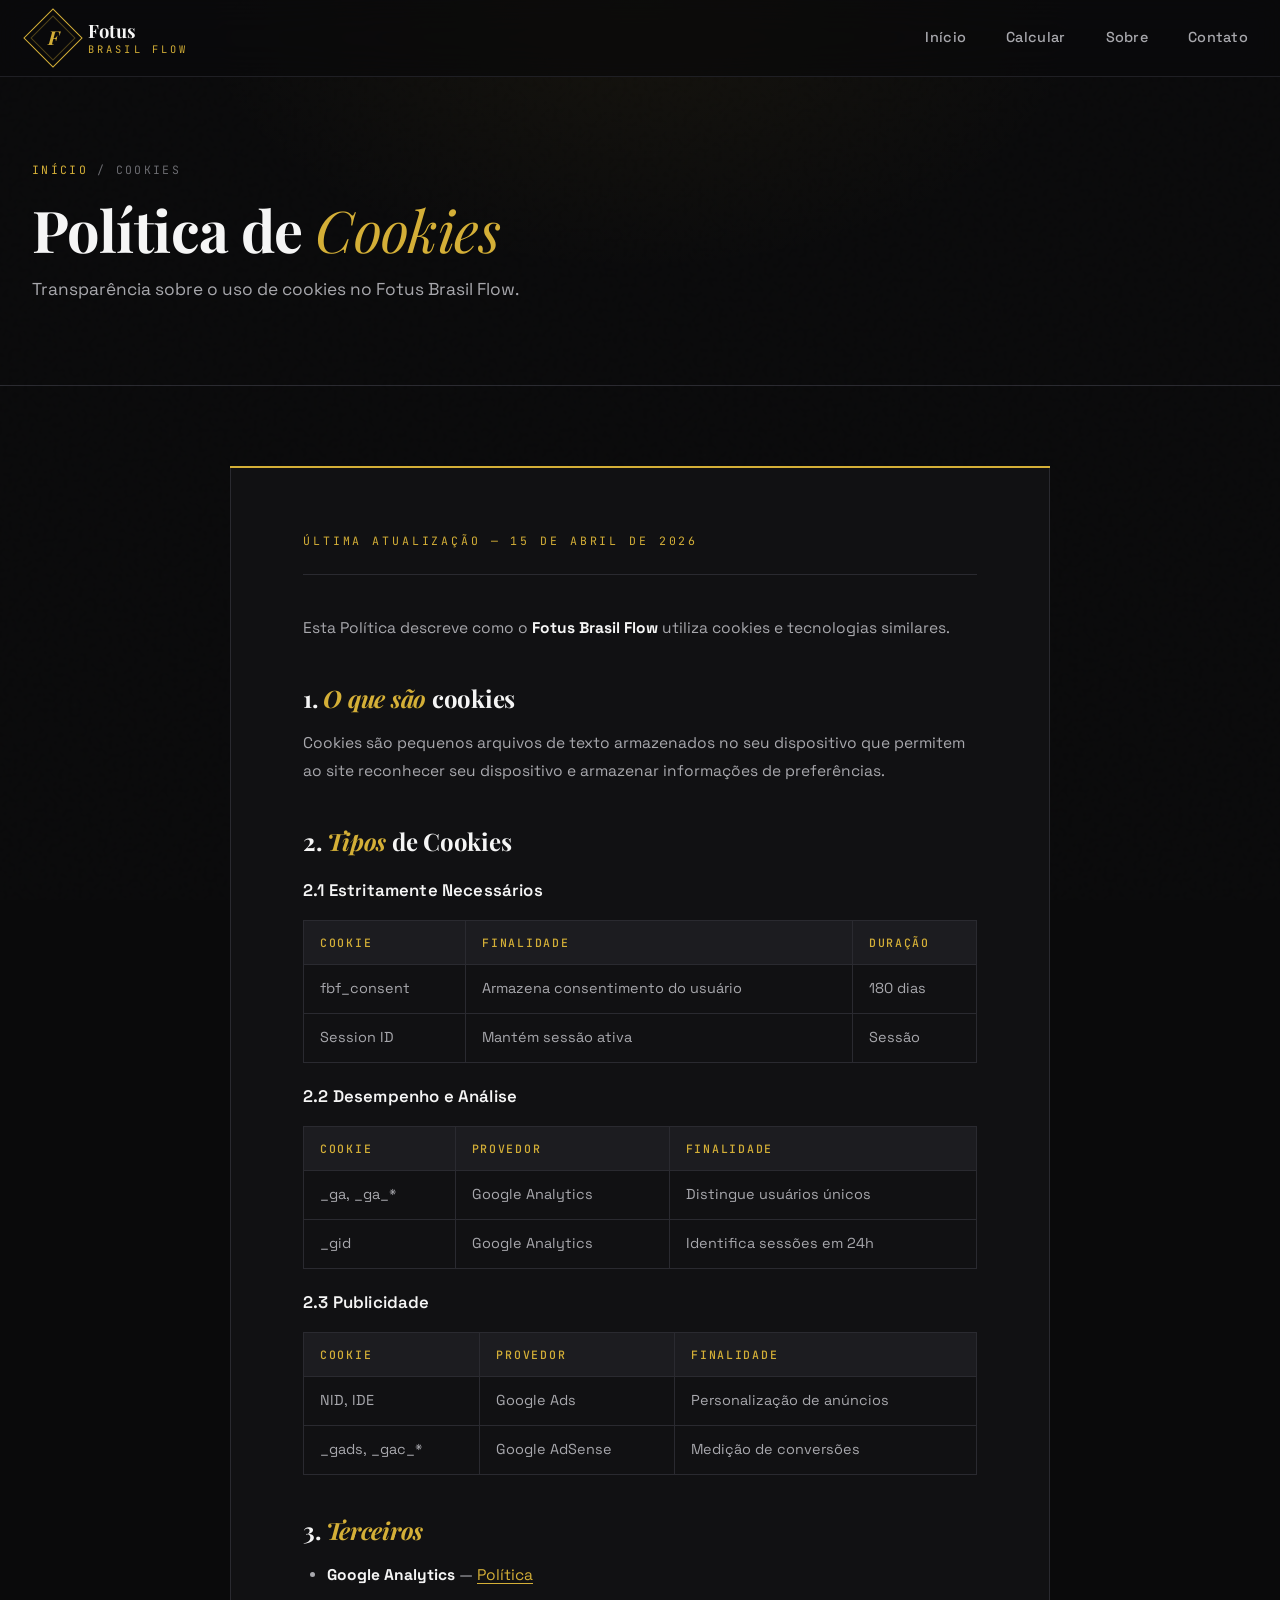
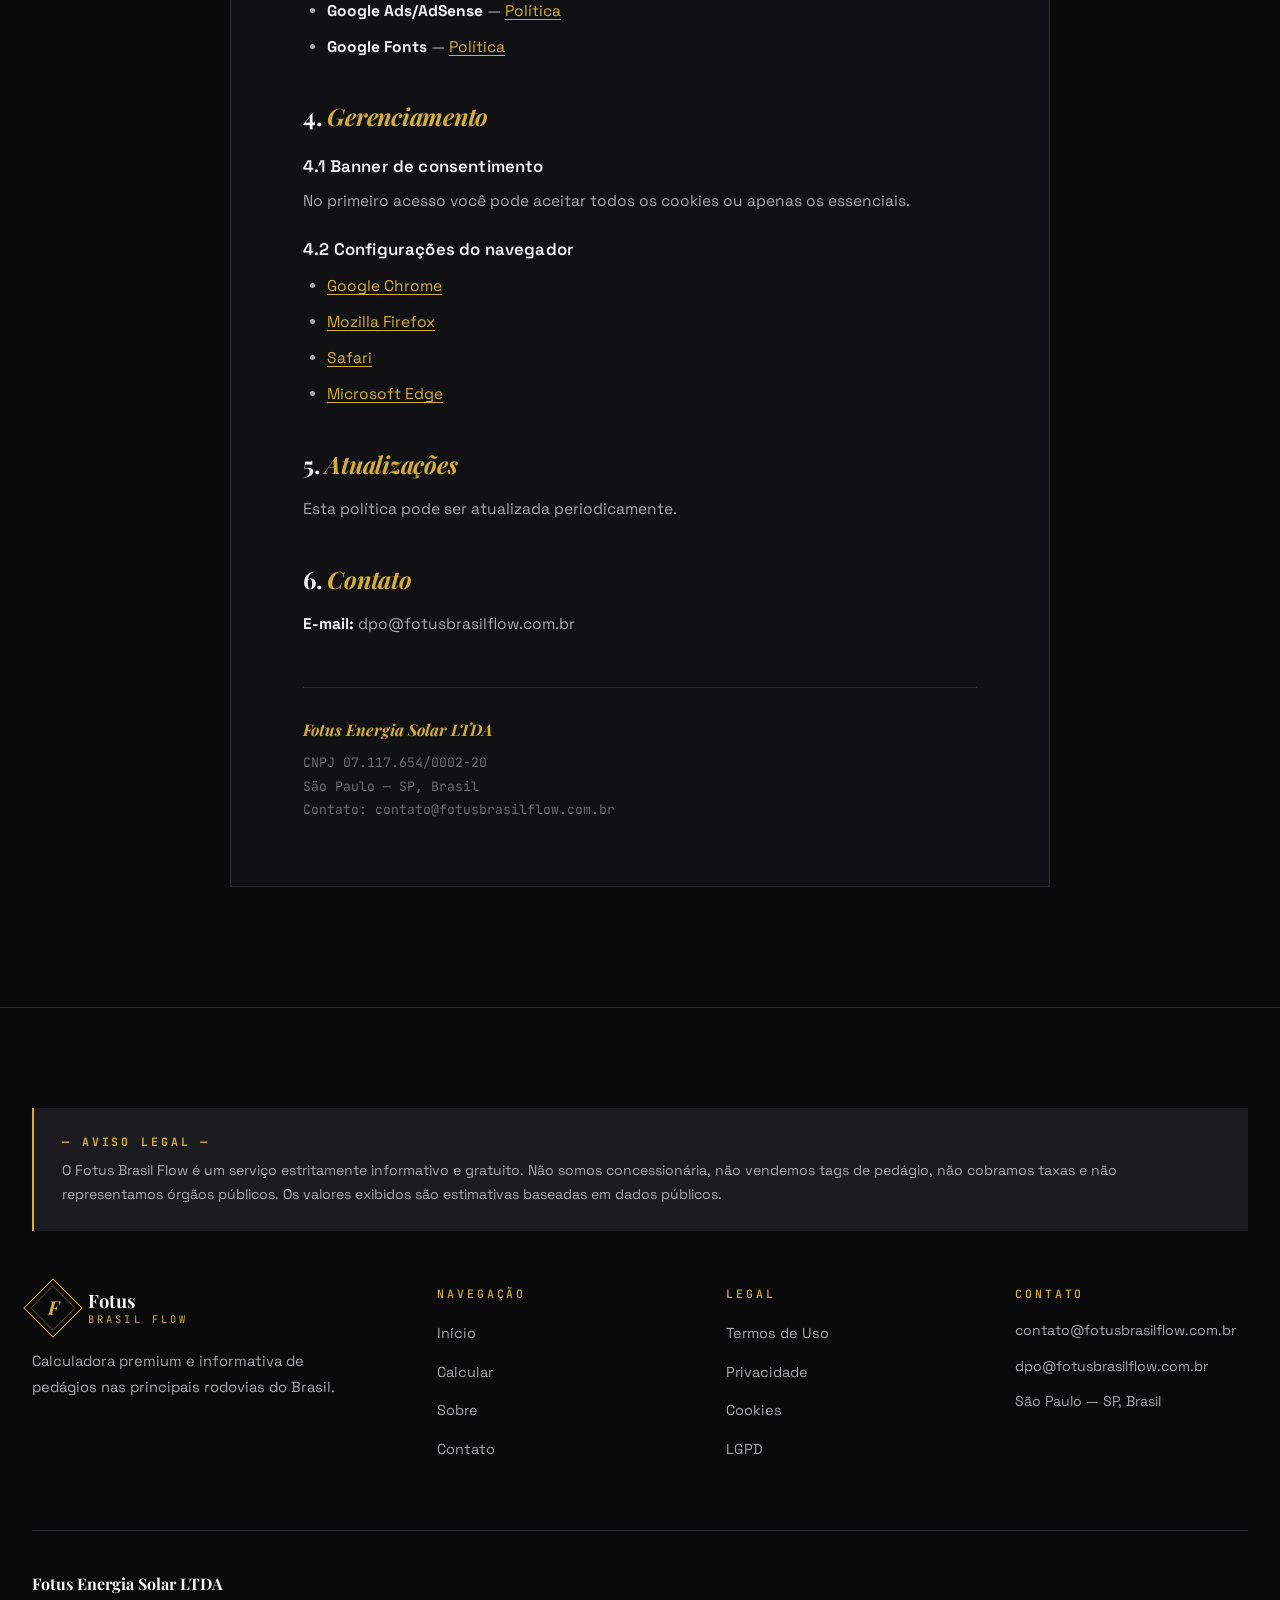
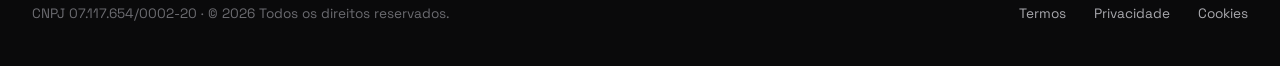
<file: pages/cookies.html>
<!DOCTYPE html>
<html lang="pt-BR">
<head>
<meta charset="UTF-8">
<meta name="viewport" content="width=device-width, initial-scale=1.0">
<title>Política de Cookies — Fotus Brasil Flow</title>
<meta name="description" content="Saiba como o Fotus Brasil Flow utiliza cookies.">
<meta name="robots" content="index, follow">
<link rel="canonical" href="https://fotusbrasilflow.com.br/pages/cookies.html">

<link rel="preconnect" href="https://fonts.googleapis.com">
<link rel="preconnect" href="https://fonts.gstatic.com" crossorigin>
<link href="https://fonts.googleapis.com/css2?family=Playfair+Display:ital,wght@0,400;0,500;0,600;0,700;1,400;1,700&family=Space+Grotesk:wght@400;500;600;700&family=JetBrains+Mono:wght@400;500&display=swap" rel="stylesheet">
<link rel="stylesheet" href="../assets/styles.css">
</head>
<body>

<header class="site-header">
    <div class="container header-inner">
        <a href="../index.html" class="logo">
            <div class="logo-mark"><span>F</span></div>
            <div class="logo-text">
                <strong>Fotus</strong>
                <small>Brasil Flow</small>
            </div>
        </a>
        <nav class="nav">
            <a href="../index.html">Início</a>
            <a href="../index.html#calculadora">Calcular</a>
            <a href="sobre.html">Sobre</a>
            <a href="contato.html">Contato</a>
        </nav>
        <button class="menu-toggle" aria-label="Menu">≡</button>
    </div>
</header>

<section class="page-hero">
    <div class="container">
        <div class="breadcrumb"><a href="../index.html">Início</a> / Cookies</div>
        <h1>Política de <em>Cookies</em></h1>
        <p>Transparência sobre o uso de cookies no Fotus Brasil Flow.</p>
    </div>
</section>

<section class="legal-page">
    <div class="container">
        <div class="legal-content">
            <div class="legal-last-updated">Última atualização — 15 de abril de 2026</div>

            <p>Esta Política descreve como o <strong>Fotus Brasil Flow</strong> utiliza cookies e tecnologias similares.</p>

            <h2>1. <em>O que são</em> cookies</h2>
            <p>Cookies são pequenos arquivos de texto armazenados no seu dispositivo que permitem ao site reconhecer seu dispositivo e armazenar informações de preferências.</p>

            <h2>2. <em>Tipos</em> de Cookies</h2>

            <h3>2.1 Estritamente Necessários</h3>
            <table>
                <thead>
                    <tr><th>Cookie</th><th>Finalidade</th><th>Duração</th></tr>
                </thead>
                <tbody>
                    <tr><td>fbf_consent</td><td>Armazena consentimento do usuário</td><td>180 dias</td></tr>
                    <tr><td>Session ID</td><td>Mantém sessão ativa</td><td>Sessão</td></tr>
                </tbody>
            </table>

            <h3>2.2 Desempenho e Análise</h3>
            <table>
                <thead>
                    <tr><th>Cookie</th><th>Provedor</th><th>Finalidade</th></tr>
                </thead>
                <tbody>
                    <tr><td>_ga, _ga_*</td><td>Google Analytics</td><td>Distingue usuários únicos</td></tr>
                    <tr><td>_gid</td><td>Google Analytics</td><td>Identifica sessões em 24h</td></tr>
                </tbody>
            </table>

            <h3>2.3 Publicidade</h3>
            <table>
                <thead>
                    <tr><th>Cookie</th><th>Provedor</th><th>Finalidade</th></tr>
                </thead>
                <tbody>
                    <tr><td>NID, IDE</td><td>Google Ads</td><td>Personalização de anúncios</td></tr>
                    <tr><td>_gads, _gac_*</td><td>Google AdSense</td><td>Medição de conversões</td></tr>
                </tbody>
            </table>

            <h2>3. <em>Terceiros</em></h2>
            <ul>
                <li><strong>Google Analytics</strong> — <a href="https://policies.google.com/privacy" target="_blank" rel="noopener">Política</a></li>
                <li><strong>Google Ads/AdSense</strong> — <a href="https://policies.google.com/technologies/ads" target="_blank" rel="noopener">Política</a></li>
                <li><strong>Google Fonts</strong> — <a href="https://fonts.google.com/about" target="_blank" rel="noopener">Política</a></li>
            </ul>

            <h2>4. <em>Gerenciamento</em></h2>

            <h3>4.1 Banner de consentimento</h3>
            <p>No primeiro acesso você pode aceitar todos os cookies ou apenas os essenciais.</p>

            <h3>4.2 Configurações do navegador</h3>
            <ul>
                <li><a href="https://support.google.com/chrome/answer/95647" target="_blank" rel="noopener">Google Chrome</a></li>
                <li><a href="https://support.mozilla.org/pt-BR/" target="_blank" rel="noopener">Mozilla Firefox</a></li>
                <li><a href="https://support.apple.com/pt-br/guide/safari/" target="_blank" rel="noopener">Safari</a></li>
                <li><a href="https://support.microsoft.com/pt-br/microsoft-edge" target="_blank" rel="noopener">Microsoft Edge</a></li>
            </ul>

            <h2>5. <em>Atualizações</em></h2>
            <p>Esta política pode ser atualizada periodicamente.</p>

            <h2>6. <em>Contato</em></h2>
            <p><strong>E-mail:</strong> dpo@fotusbrasilflow.com.br</p>

            <div class="legal-sign-off">
                <strong>Fotus Energia Solar LTDA</strong>
                CNPJ 07.117.654/0002-20<br>
                São Paulo — SP, Brasil<br>
                Contato: contato@fotusbrasilflow.com.br
            </div>

        </div>
    </div>
</section>

<footer class="site-footer">
    <div class="container">
        <div class="footer-disclaimer">
            <strong>— Aviso Legal —</strong>
            O Fotus Brasil Flow é um serviço estritamente informativo e gratuito. Não somos concessionária, não vendemos tags de pedágio, não cobramos taxas e não representamos órgãos públicos. Os valores exibidos são estimativas baseadas em dados públicos.
        </div>

        <div class="footer-top">
            <div class="footer-brand">
                <a href="../index.html" class="logo">
                    <div class="logo-mark"><span>F</span></div>
                    <div class="logo-text">
                        <strong>Fotus</strong>
                        <small>Brasil Flow</small>
                    </div>
                </a>
                <p>Calculadora premium e informativa de pedágios nas principais rodovias do Brasil.</p>
            </div>
            <div class="footer-col">
                <h4>Navegação</h4>
                <ul>
                    <li><a href="../index.html">Início</a></li>
                    <li><a href="../index.html#calculadora">Calcular</a></li>
                    <li><a href="sobre.html">Sobre</a></li>
                    <li><a href="contato.html">Contato</a></li>
                </ul>
            </div>
            <div class="footer-col">
                <h4>Legal</h4>
                <ul>
                    <li><a href="termos.html">Termos de Uso</a></li>
                    <li><a href="privacidade.html">Privacidade</a></li>
                    <li><a href="cookies.html">Cookies</a></li>
                    <li><a href="lgpd.html">LGPD</a></li>
                </ul>
            </div>
            <div class="footer-col">
                <h4>Contato</h4>
                <div class="footer-contact-row">
                    <span>contato@fotusbrasilflow.com.br</span>
                    <span>dpo@fotusbrasilflow.com.br</span>
                    <span>São Paulo — SP, Brasil</span>
                </div>
            </div>
        </div>

        <div class="footer-bottom">
            <div>
                <strong>Fotus Energia Solar LTDA</strong>
                CNPJ 07.117.654/0002-20 · © 2026 Todos os direitos reservados.
            </div>
            <div>
                <a href="termos.html">Termos</a>
                <a href="privacidade.html">Privacidade</a>
                <a href="cookies.html">Cookies</a>
            </div>
        </div>
    </div>
</footer>

<script src="../assets/script.js"></script>
</body>
</html>
</file>
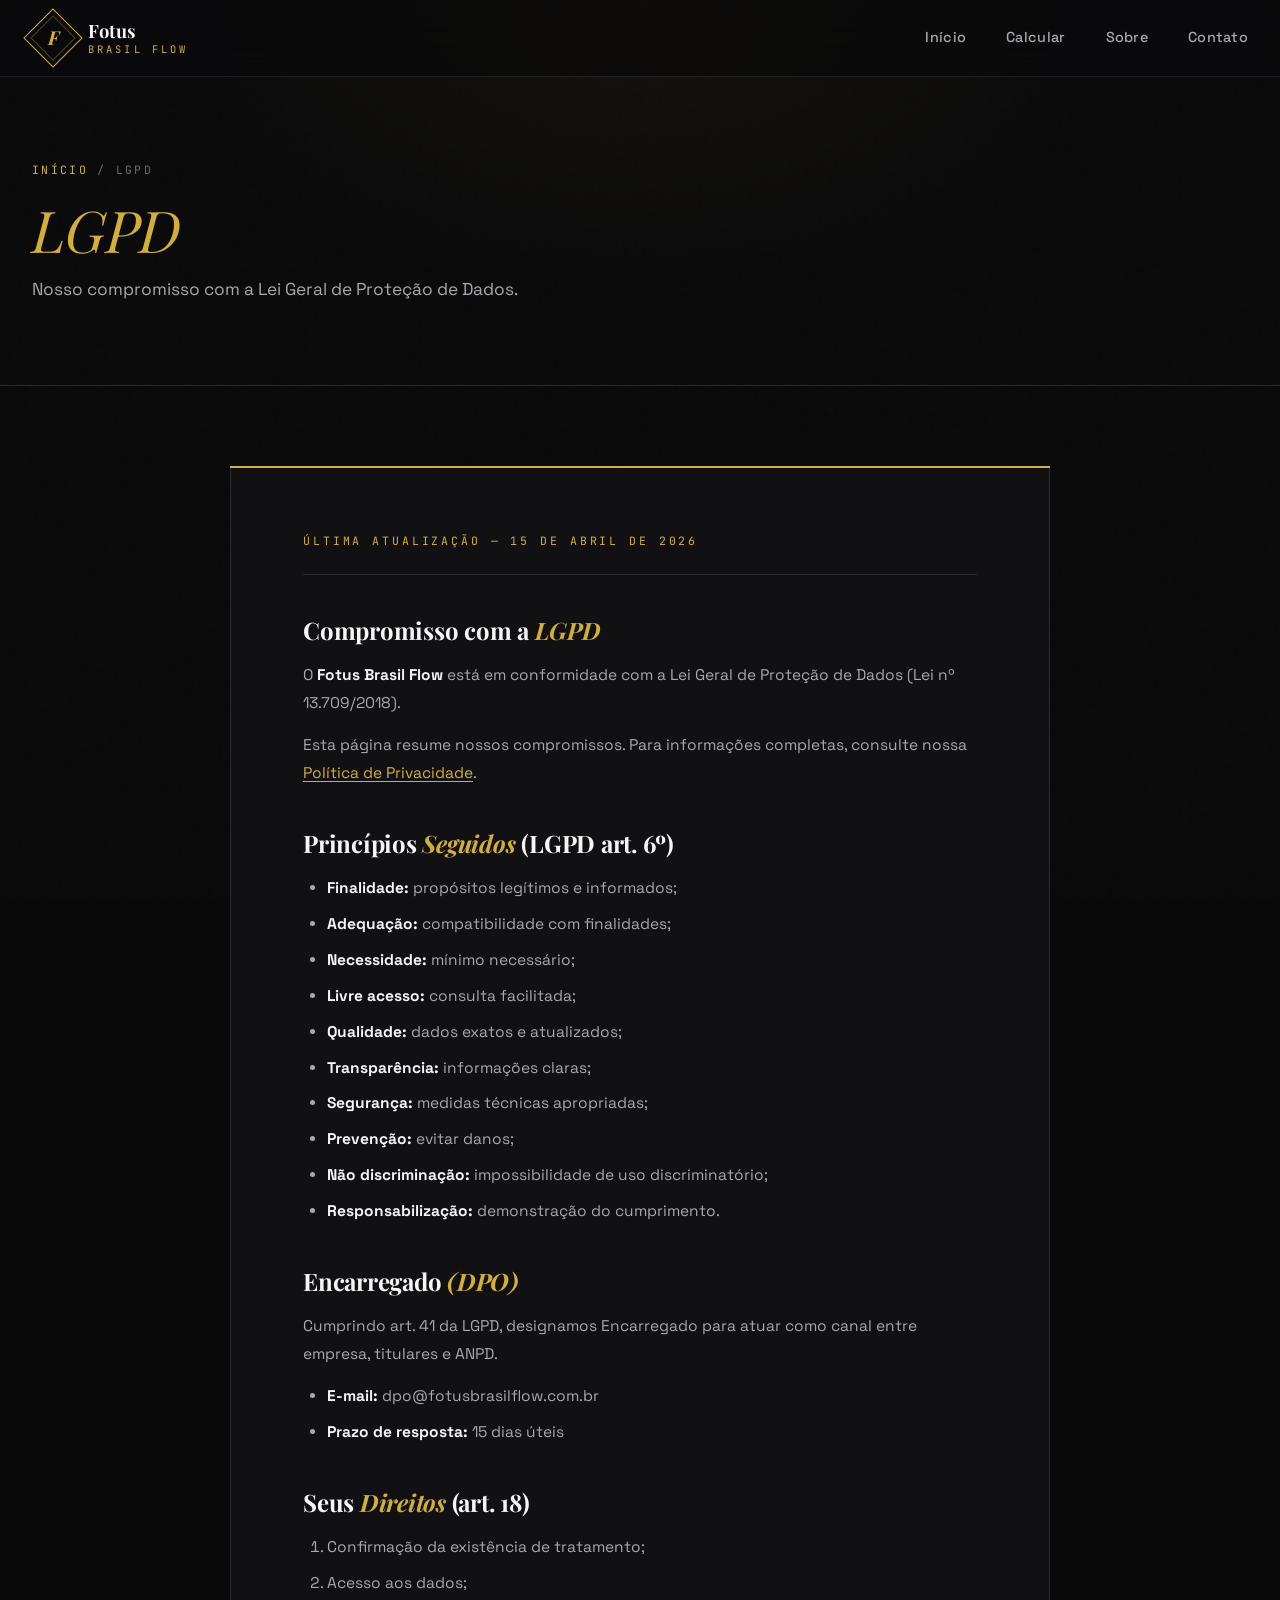
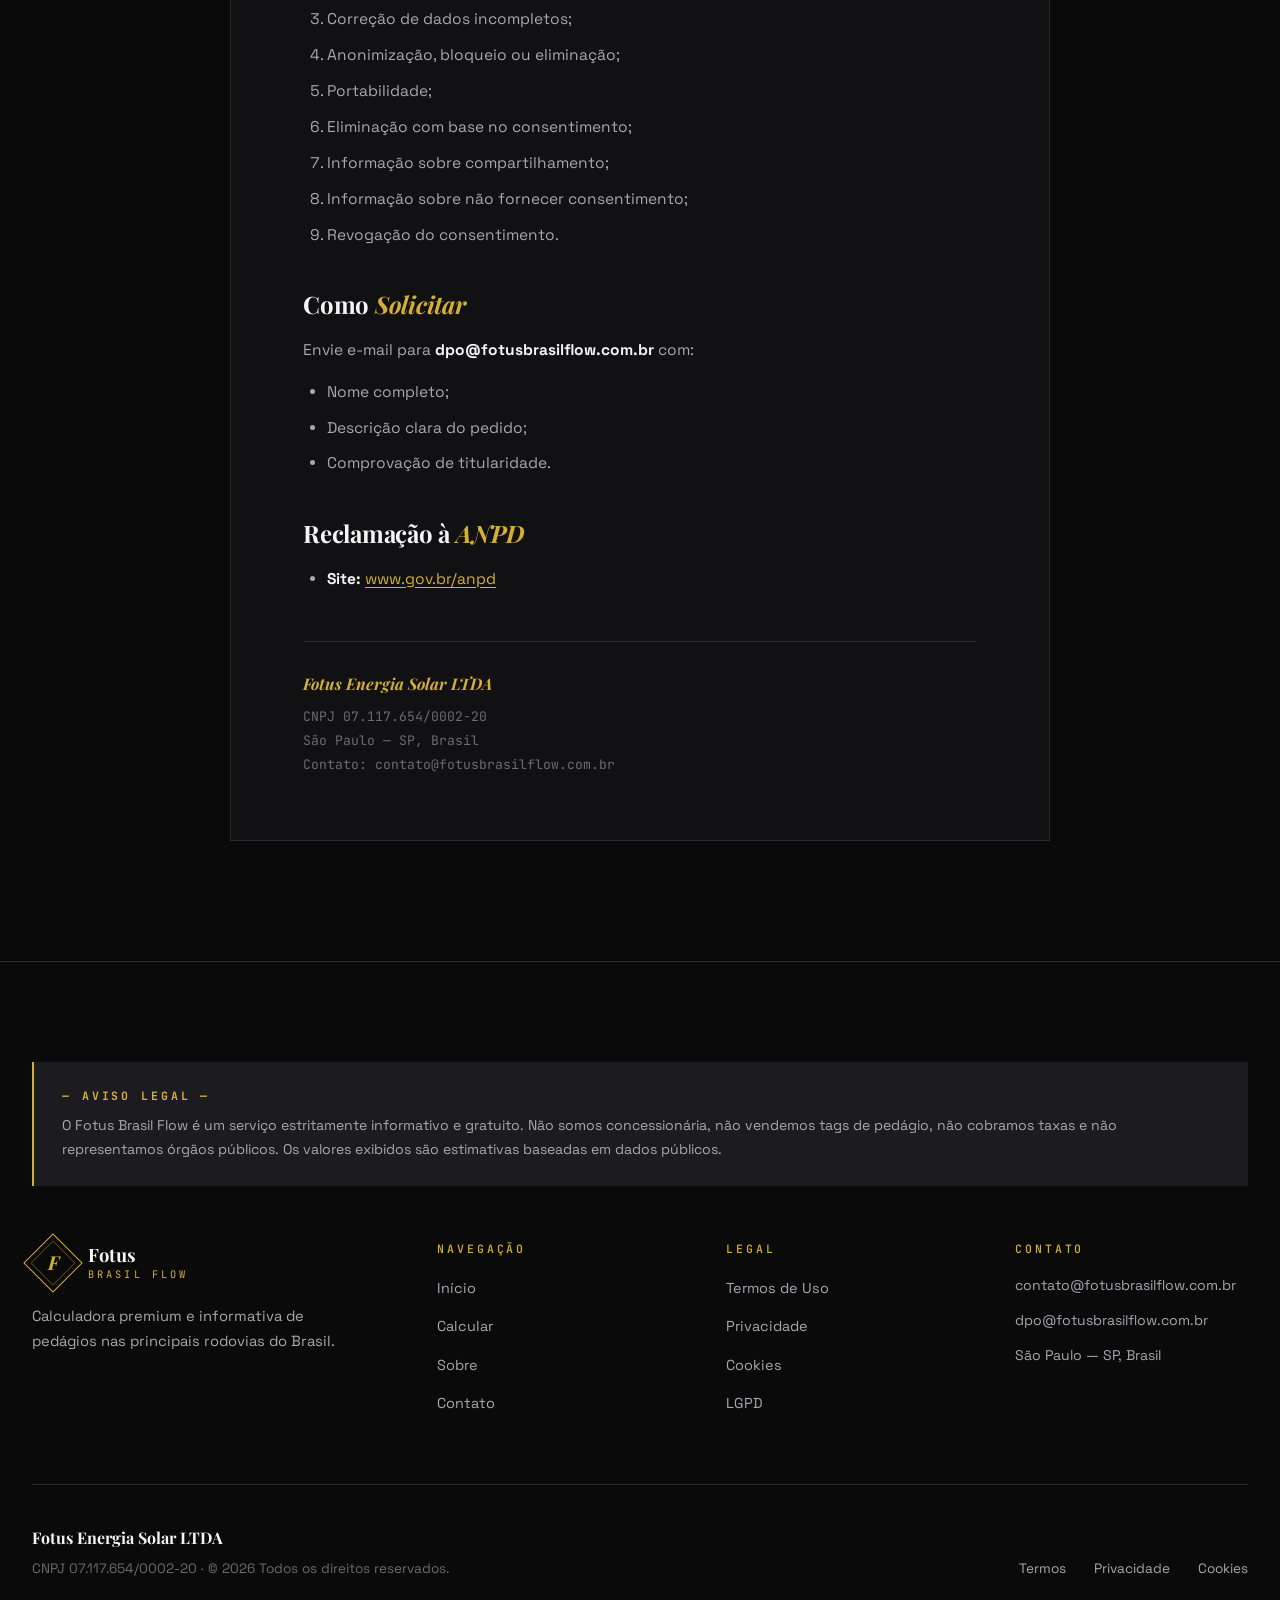
<file: pages/lgpd.html>
<!DOCTYPE html>
<html lang="pt-BR">
<head>
<meta charset="UTF-8">
<meta name="viewport" content="width=device-width, initial-scale=1.0">
<title>LGPD — Fotus Brasil Flow</title>
<meta name="description" content="Nosso compromisso com a Lei Geral de Proteção de Dados.">
<meta name="robots" content="index, follow">
<link rel="canonical" href="https://fotusbrasilflow.com.br/pages/lgpd.html">

<link rel="preconnect" href="https://fonts.googleapis.com">
<link rel="preconnect" href="https://fonts.gstatic.com" crossorigin>
<link href="https://fonts.googleapis.com/css2?family=Playfair+Display:ital,wght@0,400;0,500;0,600;0,700;1,400;1,700&family=Space+Grotesk:wght@400;500;600;700&family=JetBrains+Mono:wght@400;500&display=swap" rel="stylesheet">
<link rel="stylesheet" href="../assets/styles.css">
</head>
<body>

<header class="site-header">
    <div class="container header-inner">
        <a href="../index.html" class="logo">
            <div class="logo-mark"><span>F</span></div>
            <div class="logo-text">
                <strong>Fotus</strong>
                <small>Brasil Flow</small>
            </div>
        </a>
        <nav class="nav">
            <a href="../index.html">Início</a>
            <a href="../index.html#calculadora">Calcular</a>
            <a href="sobre.html">Sobre</a>
            <a href="contato.html">Contato</a>
        </nav>
        <button class="menu-toggle" aria-label="Menu">≡</button>
    </div>
</header>

<section class="page-hero">
    <div class="container">
        <div class="breadcrumb"><a href="../index.html">Início</a> / LGPD</div>
        <h1><em>LGPD</em></h1>
        <p>Nosso compromisso com a Lei Geral de Proteção de Dados.</p>
    </div>
</section>

<section class="legal-page">
    <div class="container">
        <div class="legal-content">
            <div class="legal-last-updated">Última atualização — 15 de abril de 2026</div>

            <h2>Compromisso com a <em>LGPD</em></h2>
            <p>O <strong>Fotus Brasil Flow</strong> está em conformidade com a Lei Geral de Proteção de Dados (Lei nº 13.709/2018).</p>
            <p>Esta página resume nossos compromissos. Para informações completas, consulte nossa <a href="privacidade.html">Política de Privacidade</a>.</p>

            <h2>Princípios <em>Seguidos</em> (LGPD art. 6º)</h2>
            <ul>
                <li><strong>Finalidade:</strong> propósitos legítimos e informados;</li>
                <li><strong>Adequação:</strong> compatibilidade com finalidades;</li>
                <li><strong>Necessidade:</strong> mínimo necessário;</li>
                <li><strong>Livre acesso:</strong> consulta facilitada;</li>
                <li><strong>Qualidade:</strong> dados exatos e atualizados;</li>
                <li><strong>Transparência:</strong> informações claras;</li>
                <li><strong>Segurança:</strong> medidas técnicas apropriadas;</li>
                <li><strong>Prevenção:</strong> evitar danos;</li>
                <li><strong>Não discriminação:</strong> impossibilidade de uso discriminatório;</li>
                <li><strong>Responsabilização:</strong> demonstração do cumprimento.</li>
            </ul>

            <h2>Encarregado <em>(DPO)</em></h2>
            <p>Cumprindo art. 41 da LGPD, designamos Encarregado para atuar como canal entre empresa, titulares e ANPD.</p>
            <ul>
                <li><strong>E-mail:</strong> dpo@fotusbrasilflow.com.br</li>
                <li><strong>Prazo de resposta:</strong> 15 dias úteis</li>
            </ul>

            <h2>Seus <em>Direitos</em> (art. 18)</h2>
            <ol>
                <li>Confirmação da existência de tratamento;</li>
                <li>Acesso aos dados;</li>
                <li>Correção de dados incompletos;</li>
                <li>Anonimização, bloqueio ou eliminação;</li>
                <li>Portabilidade;</li>
                <li>Eliminação com base no consentimento;</li>
                <li>Informação sobre compartilhamento;</li>
                <li>Informação sobre não fornecer consentimento;</li>
                <li>Revogação do consentimento.</li>
            </ol>

            <h2>Como <em>Solicitar</em></h2>
            <p>Envie e-mail para <strong>dpo@fotusbrasilflow.com.br</strong> com:</p>
            <ul>
                <li>Nome completo;</li>
                <li>Descrição clara do pedido;</li>
                <li>Comprovação de titularidade.</li>
            </ul>

            <h2>Reclamação à <em>ANPD</em></h2>
            <ul>
                <li><strong>Site:</strong> <a href="https://www.gov.br/anpd/" target="_blank" rel="noopener">www.gov.br/anpd</a></li>
            </ul>

            <div class="legal-sign-off">
                <strong>Fotus Energia Solar LTDA</strong>
                CNPJ 07.117.654/0002-20<br>
                São Paulo — SP, Brasil<br>
                Contato: contato@fotusbrasilflow.com.br
            </div>

        </div>
    </div>
</section>

<footer class="site-footer">
    <div class="container">
        <div class="footer-disclaimer">
            <strong>— Aviso Legal —</strong>
            O Fotus Brasil Flow é um serviço estritamente informativo e gratuito. Não somos concessionária, não vendemos tags de pedágio, não cobramos taxas e não representamos órgãos públicos. Os valores exibidos são estimativas baseadas em dados públicos.
        </div>

        <div class="footer-top">
            <div class="footer-brand">
                <a href="../index.html" class="logo">
                    <div class="logo-mark"><span>F</span></div>
                    <div class="logo-text">
                        <strong>Fotus</strong>
                        <small>Brasil Flow</small>
                    </div>
                </a>
                <p>Calculadora premium e informativa de pedágios nas principais rodovias do Brasil.</p>
            </div>
            <div class="footer-col">
                <h4>Navegação</h4>
                <ul>
                    <li><a href="../index.html">Início</a></li>
                    <li><a href="../index.html#calculadora">Calcular</a></li>
                    <li><a href="sobre.html">Sobre</a></li>
                    <li><a href="contato.html">Contato</a></li>
                </ul>
            </div>
            <div class="footer-col">
                <h4>Legal</h4>
                <ul>
                    <li><a href="termos.html">Termos de Uso</a></li>
                    <li><a href="privacidade.html">Privacidade</a></li>
                    <li><a href="cookies.html">Cookies</a></li>
                    <li><a href="lgpd.html">LGPD</a></li>
                </ul>
            </div>
            <div class="footer-col">
                <h4>Contato</h4>
                <div class="footer-contact-row">
                    <span>contato@fotusbrasilflow.com.br</span>
                    <span>dpo@fotusbrasilflow.com.br</span>
                    <span>São Paulo — SP, Brasil</span>
                </div>
            </div>
        </div>

        <div class="footer-bottom">
            <div>
                <strong>Fotus Energia Solar LTDA</strong>
                CNPJ 07.117.654/0002-20 · © 2026 Todos os direitos reservados.
            </div>
            <div>
                <a href="termos.html">Termos</a>
                <a href="privacidade.html">Privacidade</a>
                <a href="cookies.html">Cookies</a>
            </div>
        </div>
    </div>
</footer>

<script src="../assets/script.js"></script>
</body>
</html>
</file>
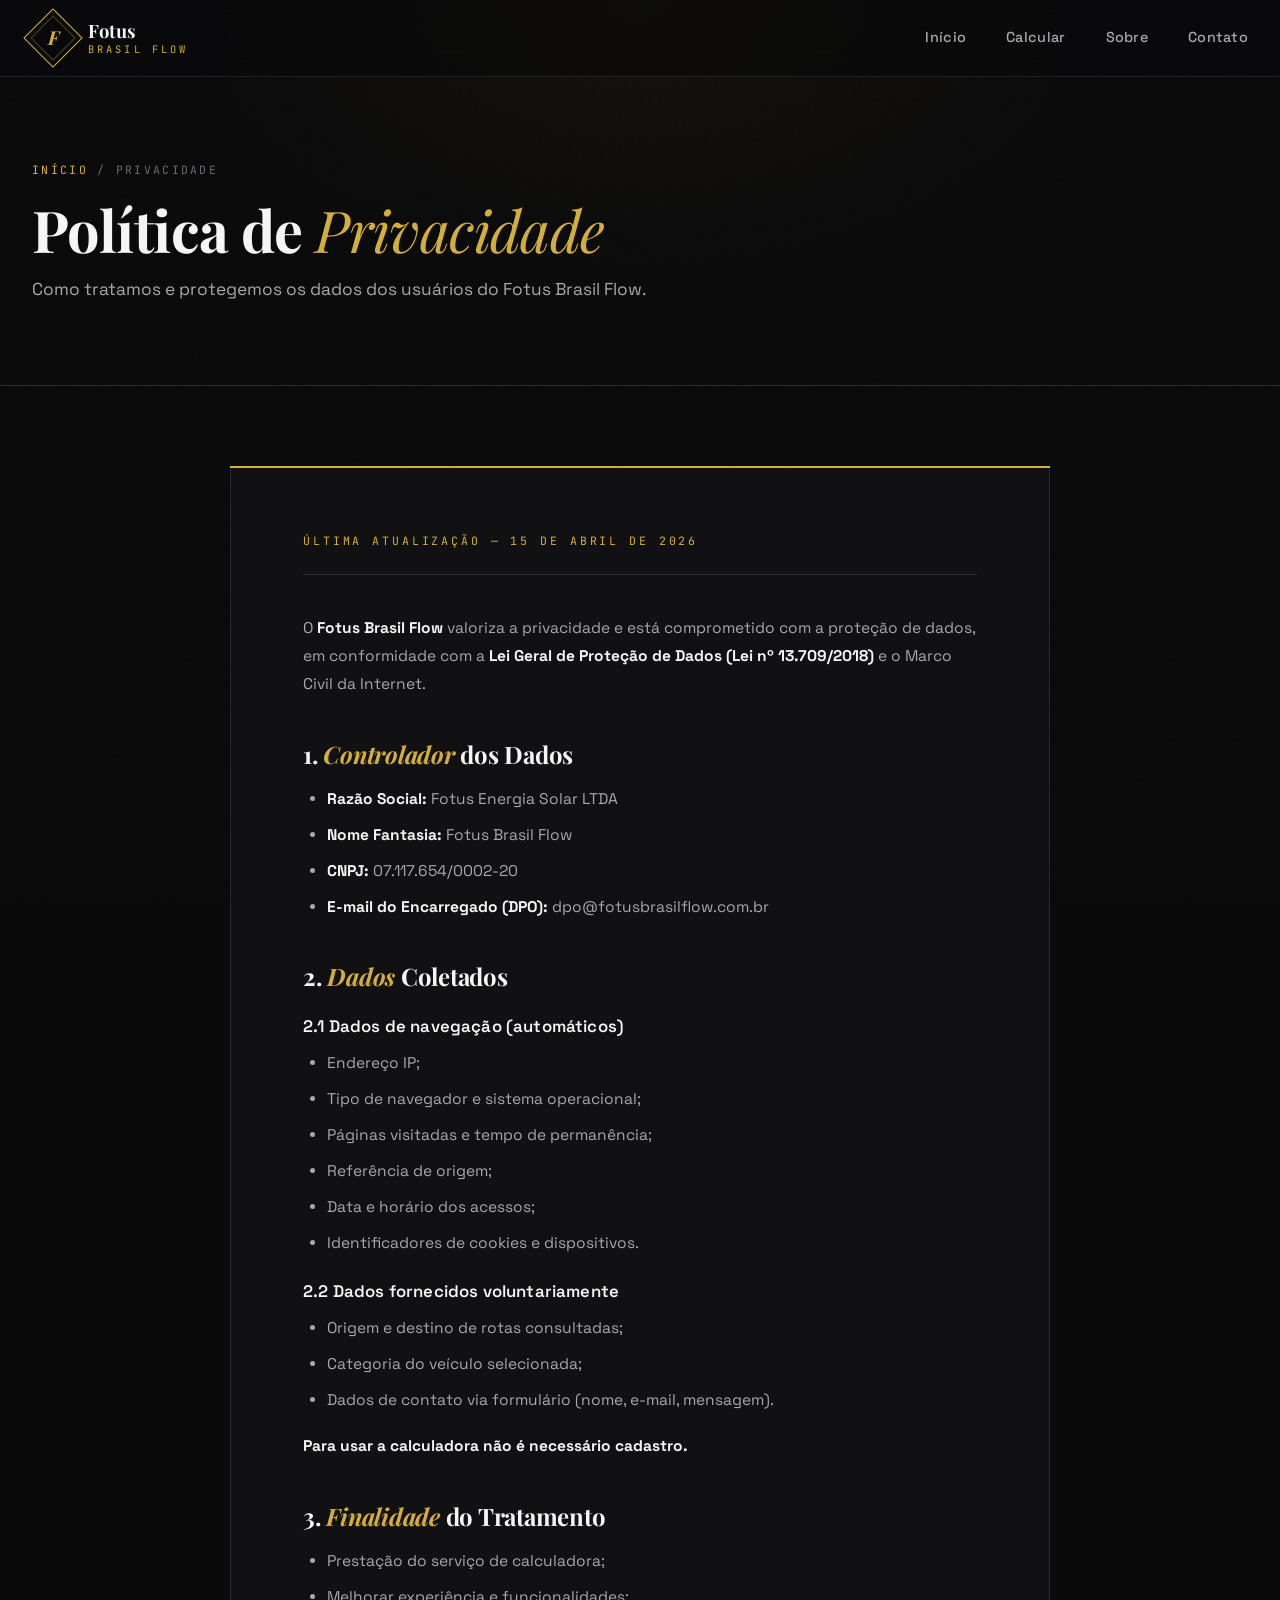
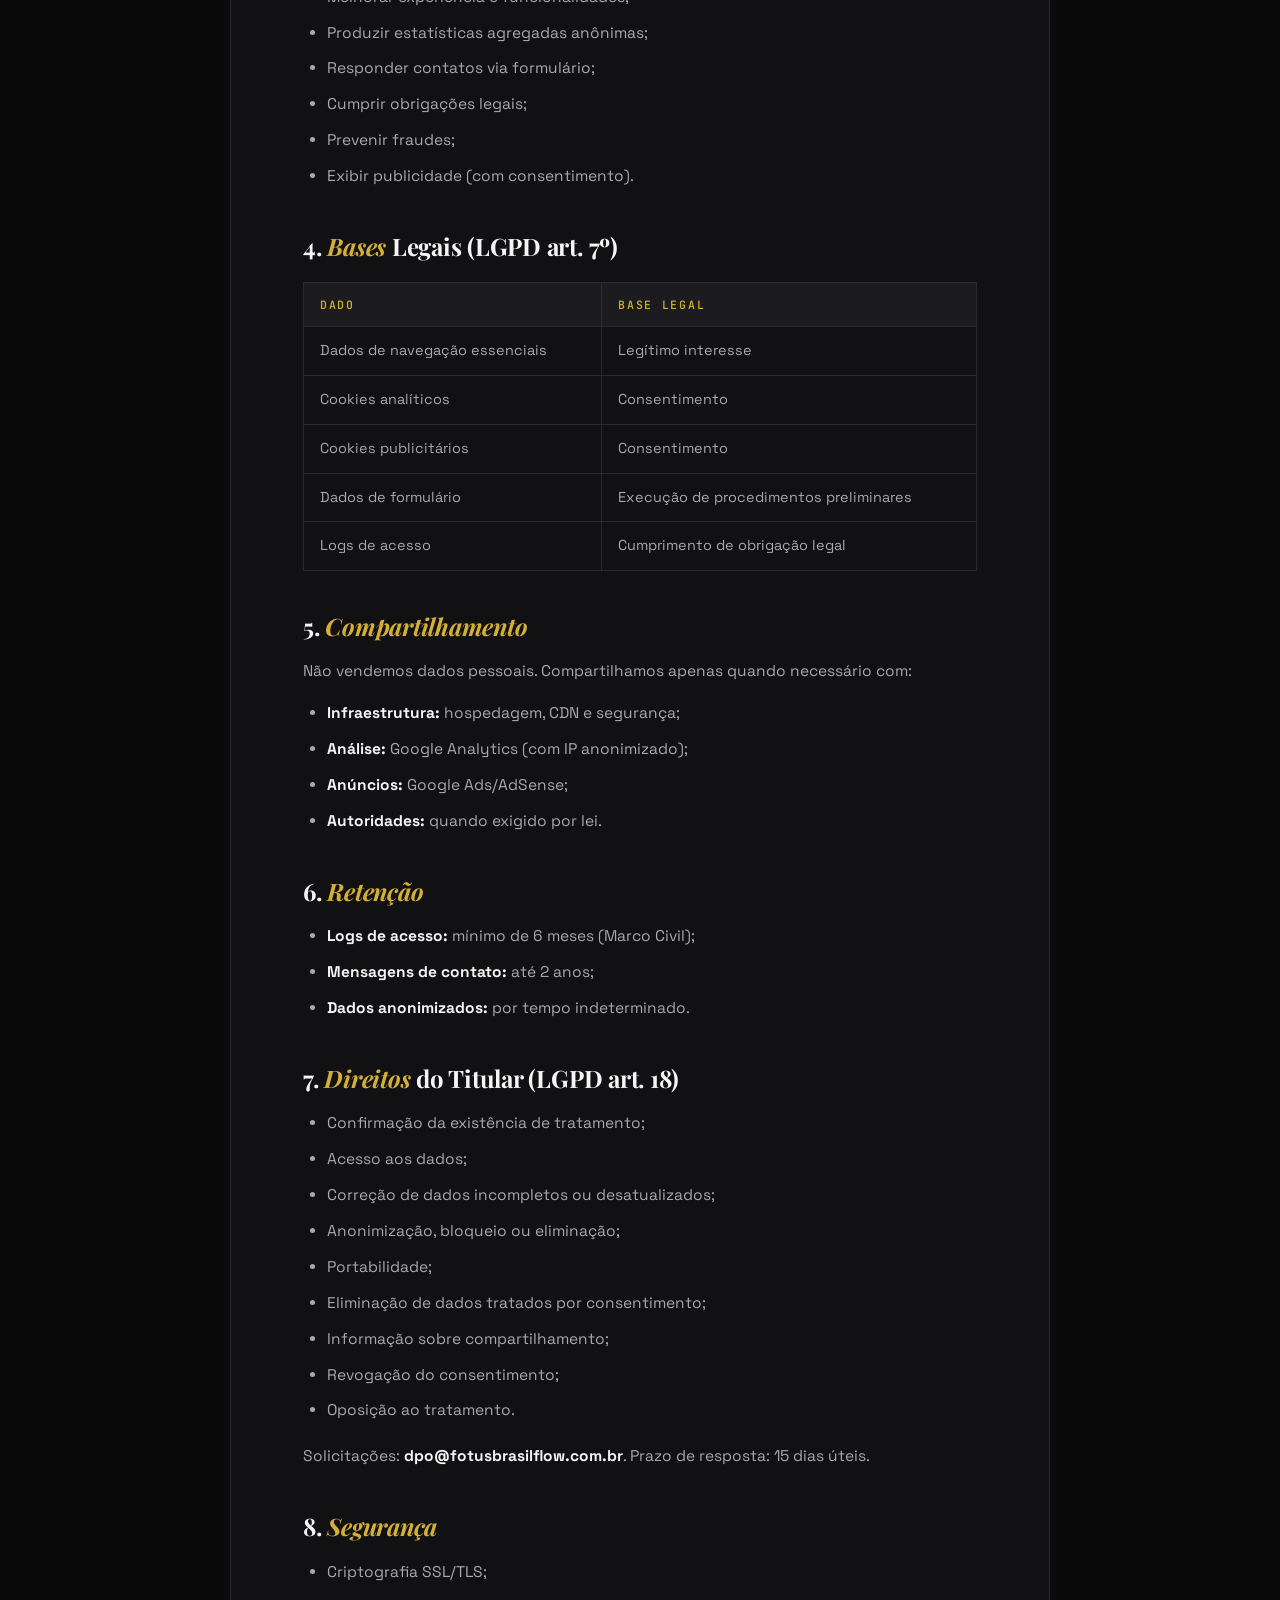
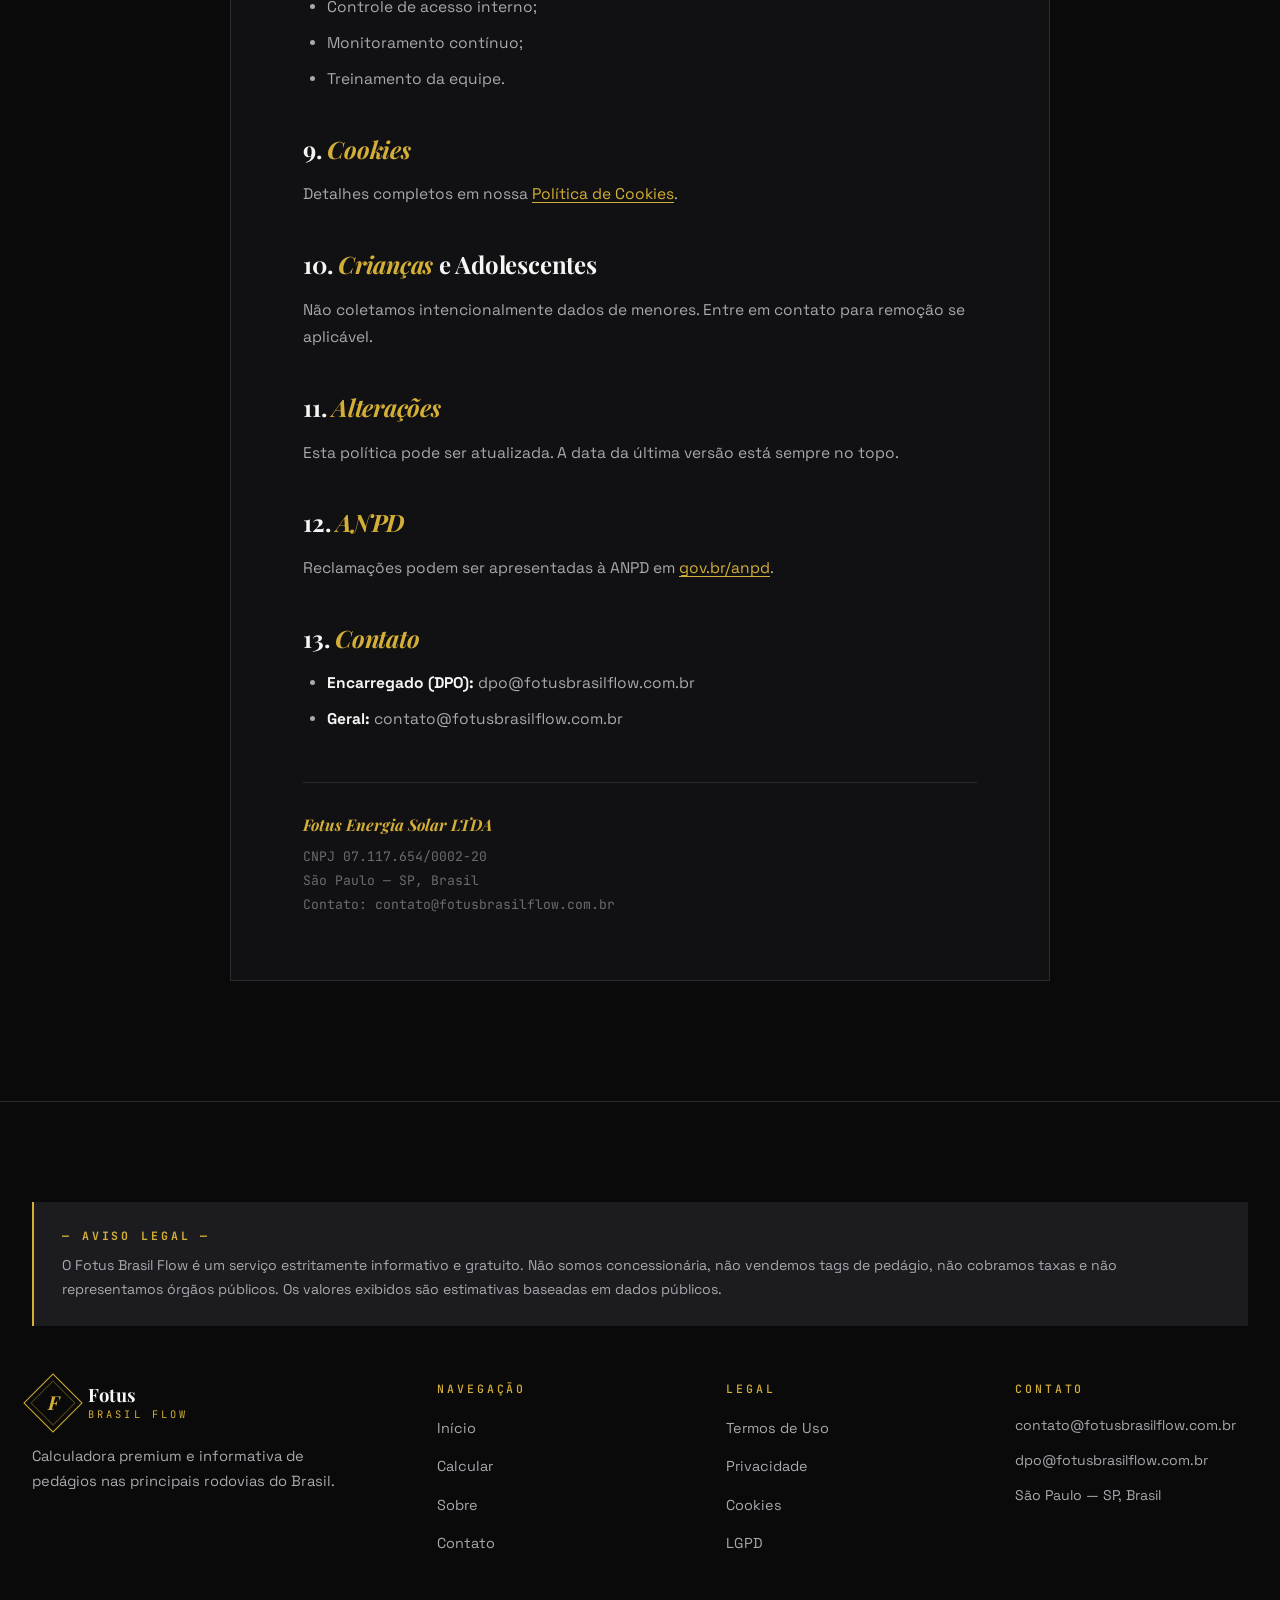
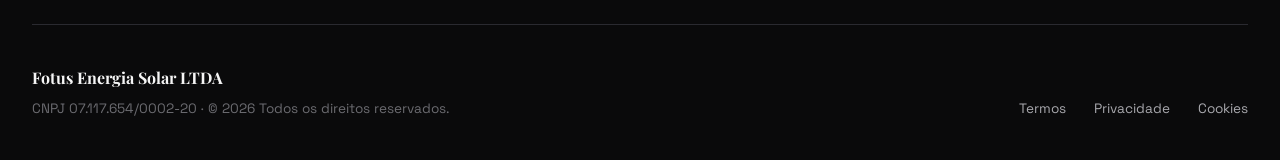
<file: pages/privacidade.html>
<!DOCTYPE html>
<html lang="pt-BR">
<head>
<meta charset="UTF-8">
<meta name="viewport" content="width=device-width, initial-scale=1.0">
<title>Política de Privacidade — Fotus Brasil Flow</title>
<meta name="description" content="Política de Privacidade em conformidade com a LGPD.">
<meta name="robots" content="index, follow">
<link rel="canonical" href="https://fotusbrasilflow.com.br/pages/privacidade.html">

<link rel="preconnect" href="https://fonts.googleapis.com">
<link rel="preconnect" href="https://fonts.gstatic.com" crossorigin>
<link href="https://fonts.googleapis.com/css2?family=Playfair+Display:ital,wght@0,400;0,500;0,600;0,700;1,400;1,700&family=Space+Grotesk:wght@400;500;600;700&family=JetBrains+Mono:wght@400;500&display=swap" rel="stylesheet">
<link rel="stylesheet" href="../assets/styles.css">
</head>
<body>

<header class="site-header">
    <div class="container header-inner">
        <a href="../index.html" class="logo">
            <div class="logo-mark"><span>F</span></div>
            <div class="logo-text">
                <strong>Fotus</strong>
                <small>Brasil Flow</small>
            </div>
        </a>
        <nav class="nav">
            <a href="../index.html">Início</a>
            <a href="../index.html#calculadora">Calcular</a>
            <a href="sobre.html">Sobre</a>
            <a href="contato.html">Contato</a>
        </nav>
        <button class="menu-toggle" aria-label="Menu">≡</button>
    </div>
</header>

<section class="page-hero">
    <div class="container">
        <div class="breadcrumb"><a href="../index.html">Início</a> / Privacidade</div>
        <h1>Política de <em>Privacidade</em></h1>
        <p>Como tratamos e protegemos os dados dos usuários do Fotus Brasil Flow.</p>
    </div>
</section>

<section class="legal-page">
    <div class="container">
        <div class="legal-content">
            <div class="legal-last-updated">Última atualização — 15 de abril de 2026</div>

            <p>O <strong>Fotus Brasil Flow</strong> valoriza a privacidade e está comprometido com a proteção de dados, em conformidade com a <strong>Lei Geral de Proteção de Dados (Lei nº 13.709/2018)</strong> e o Marco Civil da Internet.</p>

            <h2>1. <em>Controlador</em> dos Dados</h2>
            <ul>
                <li><strong>Razão Social:</strong> Fotus Energia Solar LTDA</li>
                <li><strong>Nome Fantasia:</strong> Fotus Brasil Flow</li>
                <li><strong>CNPJ:</strong> 07.117.654/0002-20</li>
                <li><strong>E-mail do Encarregado (DPO):</strong> dpo@fotusbrasilflow.com.br</li>
            </ul>

            <h2>2. <em>Dados</em> Coletados</h2>

            <h3>2.1 Dados de navegação (automáticos)</h3>
            <ul>
                <li>Endereço IP;</li>
                <li>Tipo de navegador e sistema operacional;</li>
                <li>Páginas visitadas e tempo de permanência;</li>
                <li>Referência de origem;</li>
                <li>Data e horário dos acessos;</li>
                <li>Identificadores de cookies e dispositivos.</li>
            </ul>

            <h3>2.2 Dados fornecidos voluntariamente</h3>
            <ul>
                <li>Origem e destino de rotas consultadas;</li>
                <li>Categoria do veículo selecionada;</li>
                <li>Dados de contato via formulário (nome, e-mail, mensagem).</li>
            </ul>

            <p><strong>Para usar a calculadora não é necessário cadastro.</strong></p>

            <h2>3. <em>Finalidade</em> do Tratamento</h2>
            <ul>
                <li>Prestação do serviço de calculadora;</li>
                <li>Melhorar experiência e funcionalidades;</li>
                <li>Produzir estatísticas agregadas anônimas;</li>
                <li>Responder contatos via formulário;</li>
                <li>Cumprir obrigações legais;</li>
                <li>Prevenir fraudes;</li>
                <li>Exibir publicidade (com consentimento).</li>
            </ul>

            <h2>4. <em>Bases</em> Legais (LGPD art. 7º)</h2>
            <table>
                <thead>
                    <tr><th>Dado</th><th>Base Legal</th></tr>
                </thead>
                <tbody>
                    <tr><td>Dados de navegação essenciais</td><td>Legítimo interesse</td></tr>
                    <tr><td>Cookies analíticos</td><td>Consentimento</td></tr>
                    <tr><td>Cookies publicitários</td><td>Consentimento</td></tr>
                    <tr><td>Dados de formulário</td><td>Execução de procedimentos preliminares</td></tr>
                    <tr><td>Logs de acesso</td><td>Cumprimento de obrigação legal</td></tr>
                </tbody>
            </table>

            <h2>5. <em>Compartilhamento</em></h2>
            <p>Não vendemos dados pessoais. Compartilhamos apenas quando necessário com:</p>
            <ul>
                <li><strong>Infraestrutura:</strong> hospedagem, CDN e segurança;</li>
                <li><strong>Análise:</strong> Google Analytics (com IP anonimizado);</li>
                <li><strong>Anúncios:</strong> Google Ads/AdSense;</li>
                <li><strong>Autoridades:</strong> quando exigido por lei.</li>
            </ul>

            <h2>6. <em>Retenção</em></h2>
            <ul>
                <li><strong>Logs de acesso:</strong> mínimo de 6 meses (Marco Civil);</li>
                <li><strong>Mensagens de contato:</strong> até 2 anos;</li>
                <li><strong>Dados anonimizados:</strong> por tempo indeterminado.</li>
            </ul>

            <h2>7. <em>Direitos</em> do Titular (LGPD art. 18)</h2>
            <ul>
                <li>Confirmação da existência de tratamento;</li>
                <li>Acesso aos dados;</li>
                <li>Correção de dados incompletos ou desatualizados;</li>
                <li>Anonimização, bloqueio ou eliminação;</li>
                <li>Portabilidade;</li>
                <li>Eliminação de dados tratados por consentimento;</li>
                <li>Informação sobre compartilhamento;</li>
                <li>Revogação do consentimento;</li>
                <li>Oposição ao tratamento.</li>
            </ul>
            <p>Solicitações: <strong>dpo@fotusbrasilflow.com.br</strong>. Prazo de resposta: 15 dias úteis.</p>

            <h2>8. <em>Segurança</em></h2>
            <ul>
                <li>Criptografia SSL/TLS;</li>
                <li>Controle de acesso interno;</li>
                <li>Monitoramento contínuo;</li>
                <li>Treinamento da equipe.</li>
            </ul>

            <h2>9. <em>Cookies</em></h2>
            <p>Detalhes completos em nossa <a href="cookies.html">Política de Cookies</a>.</p>

            <h2>10. <em>Crianças</em> e Adolescentes</h2>
            <p>Não coletamos intencionalmente dados de menores. Entre em contato para remoção se aplicável.</p>

            <h2>11. <em>Alterações</em></h2>
            <p>Esta política pode ser atualizada. A data da última versão está sempre no topo.</p>

            <h2>12. <em>ANPD</em></h2>
            <p>Reclamações podem ser apresentadas à ANPD em <a href="https://www.gov.br/anpd/" target="_blank" rel="noopener">gov.br/anpd</a>.</p>

            <h2>13. <em>Contato</em></h2>
            <ul>
                <li><strong>Encarregado (DPO):</strong> dpo@fotusbrasilflow.com.br</li>
                <li><strong>Geral:</strong> contato@fotusbrasilflow.com.br</li>
            </ul>

            <div class="legal-sign-off">
                <strong>Fotus Energia Solar LTDA</strong>
                CNPJ 07.117.654/0002-20<br>
                São Paulo — SP, Brasil<br>
                Contato: contato@fotusbrasilflow.com.br
            </div>

        </div>
    </div>
</section>

<footer class="site-footer">
    <div class="container">
        <div class="footer-disclaimer">
            <strong>— Aviso Legal —</strong>
            O Fotus Brasil Flow é um serviço estritamente informativo e gratuito. Não somos concessionária, não vendemos tags de pedágio, não cobramos taxas e não representamos órgãos públicos. Os valores exibidos são estimativas baseadas em dados públicos.
        </div>

        <div class="footer-top">
            <div class="footer-brand">
                <a href="../index.html" class="logo">
                    <div class="logo-mark"><span>F</span></div>
                    <div class="logo-text">
                        <strong>Fotus</strong>
                        <small>Brasil Flow</small>
                    </div>
                </a>
                <p>Calculadora premium e informativa de pedágios nas principais rodovias do Brasil.</p>
            </div>
            <div class="footer-col">
                <h4>Navegação</h4>
                <ul>
                    <li><a href="../index.html">Início</a></li>
                    <li><a href="../index.html#calculadora">Calcular</a></li>
                    <li><a href="sobre.html">Sobre</a></li>
                    <li><a href="contato.html">Contato</a></li>
                </ul>
            </div>
            <div class="footer-col">
                <h4>Legal</h4>
                <ul>
                    <li><a href="termos.html">Termos de Uso</a></li>
                    <li><a href="privacidade.html">Privacidade</a></li>
                    <li><a href="cookies.html">Cookies</a></li>
                    <li><a href="lgpd.html">LGPD</a></li>
                </ul>
            </div>
            <div class="footer-col">
                <h4>Contato</h4>
                <div class="footer-contact-row">
                    <span>contato@fotusbrasilflow.com.br</span>
                    <span>dpo@fotusbrasilflow.com.br</span>
                    <span>São Paulo — SP, Brasil</span>
                </div>
            </div>
        </div>

        <div class="footer-bottom">
            <div>
                <strong>Fotus Energia Solar LTDA</strong>
                CNPJ 07.117.654/0002-20 · © 2026 Todos os direitos reservados.
            </div>
            <div>
                <a href="termos.html">Termos</a>
                <a href="privacidade.html">Privacidade</a>
                <a href="cookies.html">Cookies</a>
            </div>
        </div>
    </div>
</footer>

<script src="../assets/script.js"></script>
</body>
</html>
</file>
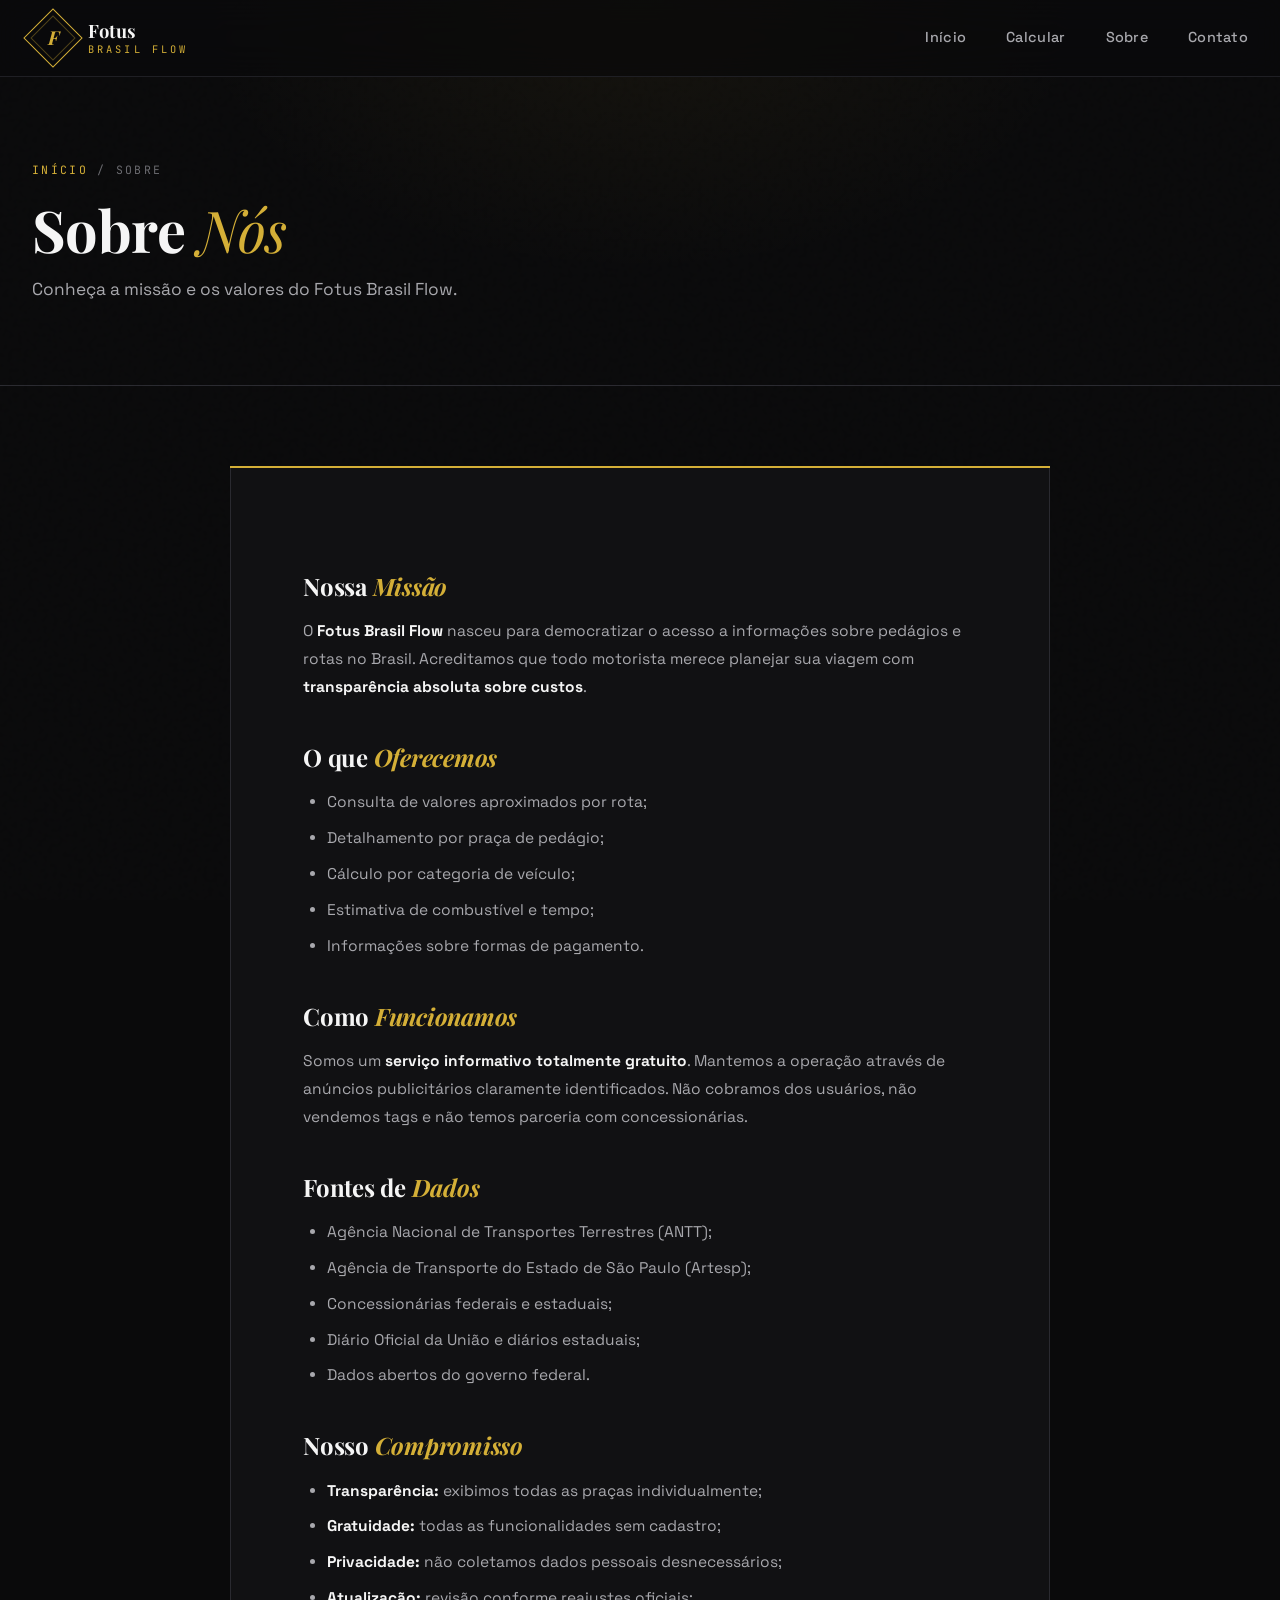
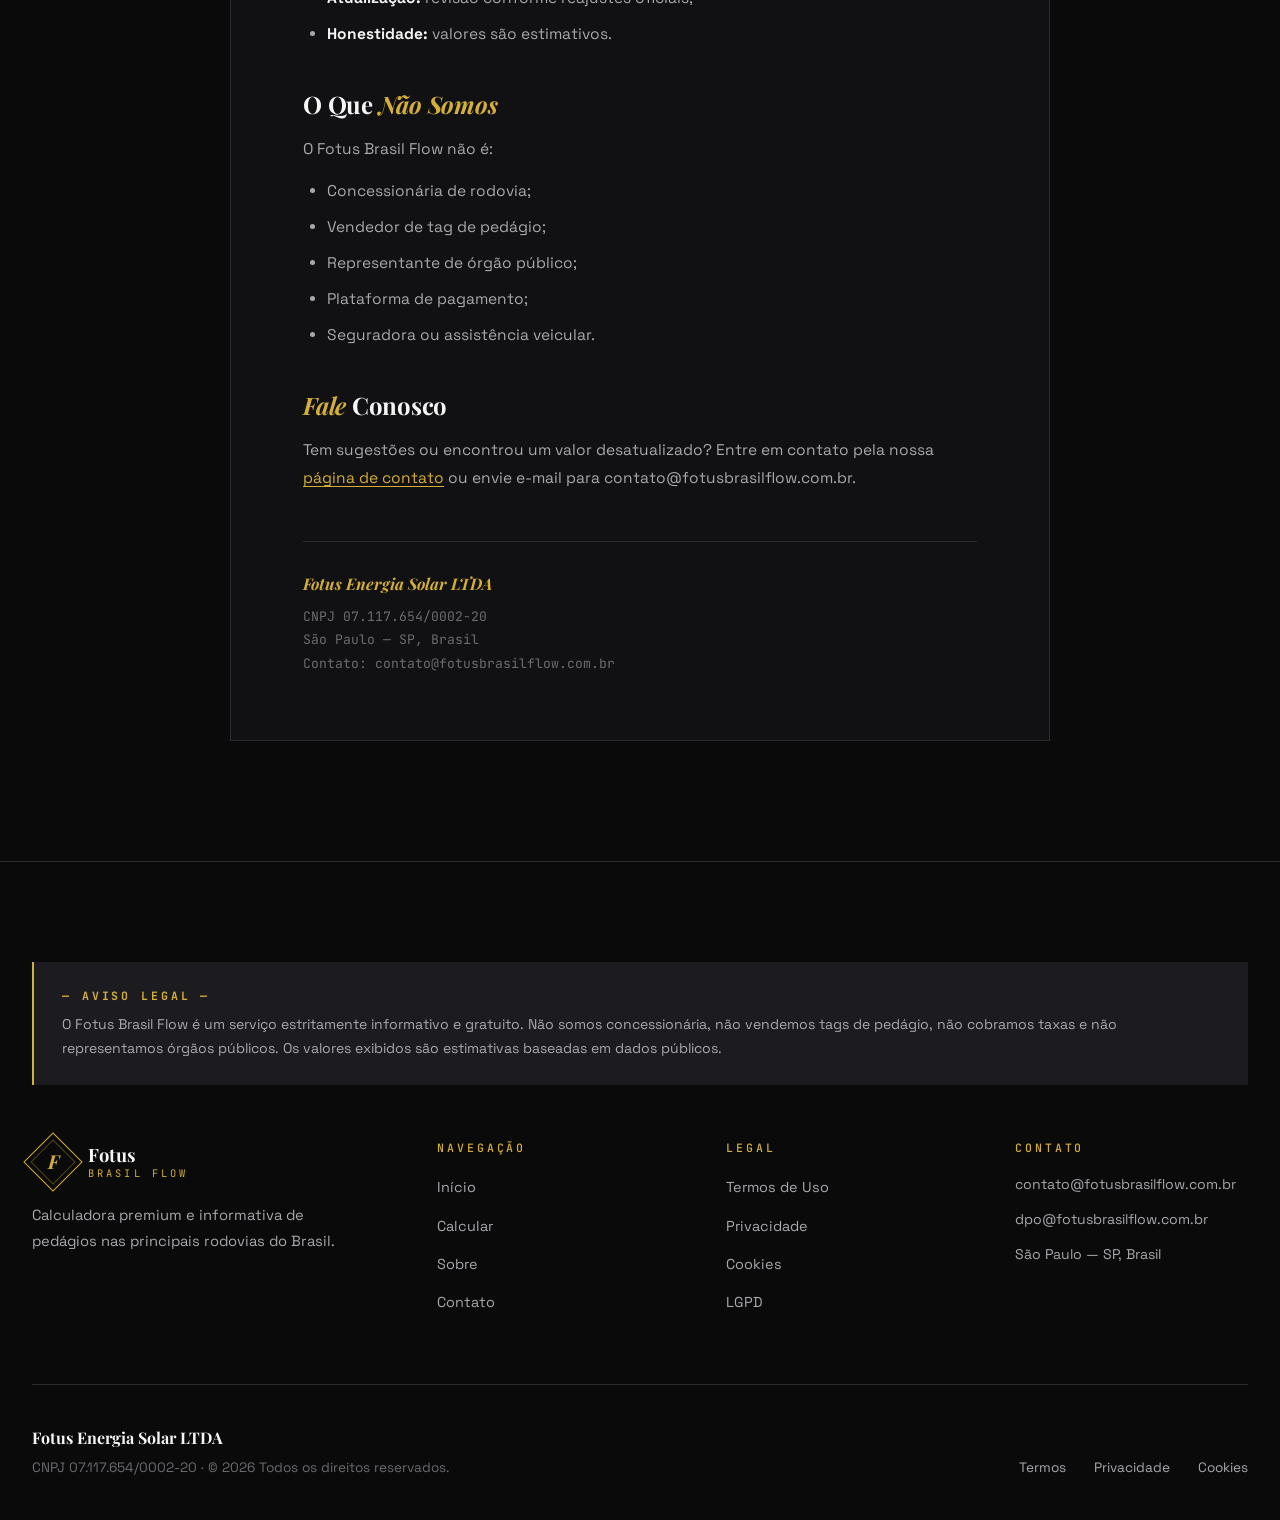
<file: pages/sobre.html>
<!DOCTYPE html>
<html lang="pt-BR">
<head>
<meta charset="UTF-8">
<meta name="viewport" content="width=device-width, initial-scale=1.0">
<title>Sobre — Fotus Brasil Flow</title>
<meta name="description" content="Conheça o Fotus Brasil Flow, serviço gratuito e informativo de cálculo de pedágios.">
<meta name="robots" content="index, follow">
<link rel="canonical" href="https://fotusbrasilflow.com.br/pages/sobre.html">

<link rel="preconnect" href="https://fonts.googleapis.com">
<link rel="preconnect" href="https://fonts.gstatic.com" crossorigin>
<link href="https://fonts.googleapis.com/css2?family=Playfair+Display:ital,wght@0,400;0,500;0,600;0,700;1,400;1,700&family=Space+Grotesk:wght@400;500;600;700&family=JetBrains+Mono:wght@400;500&display=swap" rel="stylesheet">
<link rel="stylesheet" href="../assets/styles.css">
</head>
<body>

<header class="site-header">
    <div class="container header-inner">
        <a href="../index.html" class="logo">
            <div class="logo-mark"><span>F</span></div>
            <div class="logo-text">
                <strong>Fotus</strong>
                <small>Brasil Flow</small>
            </div>
        </a>
        <nav class="nav">
            <a href="../index.html">Início</a>
            <a href="../index.html#calculadora">Calcular</a>
            <a href="sobre.html">Sobre</a>
            <a href="contato.html">Contato</a>
        </nav>
        <button class="menu-toggle" aria-label="Menu">≡</button>
    </div>
</header>

<section class="page-hero">
    <div class="container">
        <div class="breadcrumb"><a href="../index.html">Início</a> / Sobre</div>
        <h1>Sobre <em>Nós</em></h1>
        <p>Conheça a missão e os valores do Fotus Brasil Flow.</p>
    </div>
</section>

<section class="legal-page">
    <div class="container">
        <div class="legal-content">
            <h2>Nossa <em>Missão</em></h2>
            <p>O <strong>Fotus Brasil Flow</strong> nasceu para democratizar o acesso a informações sobre pedágios e rotas no Brasil. Acreditamos que todo motorista merece planejar sua viagem com <strong>transparência absoluta sobre custos</strong>.</p>

            <h2>O que <em>Oferecemos</em></h2>
            <ul>
                <li>Consulta de valores aproximados por rota;</li>
                <li>Detalhamento por praça de pedágio;</li>
                <li>Cálculo por categoria de veículo;</li>
                <li>Estimativa de combustível e tempo;</li>
                <li>Informações sobre formas de pagamento.</li>
            </ul>

            <h2>Como <em>Funcionamos</em></h2>
            <p>Somos um <strong>serviço informativo totalmente gratuito</strong>. Mantemos a operação através de anúncios publicitários claramente identificados. Não cobramos dos usuários, não vendemos tags e não temos parceria com concessionárias.</p>

            <h2>Fontes de <em>Dados</em></h2>
            <ul>
                <li>Agência Nacional de Transportes Terrestres (ANTT);</li>
                <li>Agência de Transporte do Estado de São Paulo (Artesp);</li>
                <li>Concessionárias federais e estaduais;</li>
                <li>Diário Oficial da União e diários estaduais;</li>
                <li>Dados abertos do governo federal.</li>
            </ul>

            <h2>Nosso <em>Compromisso</em></h2>
            <ul>
                <li><strong>Transparência:</strong> exibimos todas as praças individualmente;</li>
                <li><strong>Gratuidade:</strong> todas as funcionalidades sem cadastro;</li>
                <li><strong>Privacidade:</strong> não coletamos dados pessoais desnecessários;</li>
                <li><strong>Atualização:</strong> revisão conforme reajustes oficiais;</li>
                <li><strong>Honestidade:</strong> valores são estimativos.</li>
            </ul>

            <h2>O Que <em>Não Somos</em></h2>
            <p>O Fotus Brasil Flow não é:</p>
            <ul>
                <li>Concessionária de rodovia;</li>
                <li>Vendedor de tag de pedágio;</li>
                <li>Representante de órgão público;</li>
                <li>Plataforma de pagamento;</li>
                <li>Seguradora ou assistência veicular.</li>
            </ul>

            <h2><em>Fale</em> Conosco</h2>
            <p>Tem sugestões ou encontrou um valor desatualizado? Entre em contato pela nossa <a href="contato.html">página de contato</a> ou envie e-mail para contato@fotusbrasilflow.com.br.</p>

            <div class="legal-sign-off">
                <strong>Fotus Energia Solar LTDA</strong>
                CNPJ 07.117.654/0002-20<br>
                São Paulo — SP, Brasil<br>
                Contato: contato@fotusbrasilflow.com.br
            </div>

        </div>
    </div>
</section>

<footer class="site-footer">
    <div class="container">
        <div class="footer-disclaimer">
            <strong>— Aviso Legal —</strong>
            O Fotus Brasil Flow é um serviço estritamente informativo e gratuito. Não somos concessionária, não vendemos tags de pedágio, não cobramos taxas e não representamos órgãos públicos. Os valores exibidos são estimativas baseadas em dados públicos.
        </div>

        <div class="footer-top">
            <div class="footer-brand">
                <a href="../index.html" class="logo">
                    <div class="logo-mark"><span>F</span></div>
                    <div class="logo-text">
                        <strong>Fotus</strong>
                        <small>Brasil Flow</small>
                    </div>
                </a>
                <p>Calculadora premium e informativa de pedágios nas principais rodovias do Brasil.</p>
            </div>
            <div class="footer-col">
                <h4>Navegação</h4>
                <ul>
                    <li><a href="../index.html">Início</a></li>
                    <li><a href="../index.html#calculadora">Calcular</a></li>
                    <li><a href="sobre.html">Sobre</a></li>
                    <li><a href="contato.html">Contato</a></li>
                </ul>
            </div>
            <div class="footer-col">
                <h4>Legal</h4>
                <ul>
                    <li><a href="termos.html">Termos de Uso</a></li>
                    <li><a href="privacidade.html">Privacidade</a></li>
                    <li><a href="cookies.html">Cookies</a></li>
                    <li><a href="lgpd.html">LGPD</a></li>
                </ul>
            </div>
            <div class="footer-col">
                <h4>Contato</h4>
                <div class="footer-contact-row">
                    <span>contato@fotusbrasilflow.com.br</span>
                    <span>dpo@fotusbrasilflow.com.br</span>
                    <span>São Paulo — SP, Brasil</span>
                </div>
            </div>
        </div>

        <div class="footer-bottom">
            <div>
                <strong>Fotus Energia Solar LTDA</strong>
                CNPJ 07.117.654/0002-20 · © 2026 Todos os direitos reservados.
            </div>
            <div>
                <a href="termos.html">Termos</a>
                <a href="privacidade.html">Privacidade</a>
                <a href="cookies.html">Cookies</a>
            </div>
        </div>
    </div>
</footer>

<script src="../assets/script.js"></script>
</body>
</html>
</file>
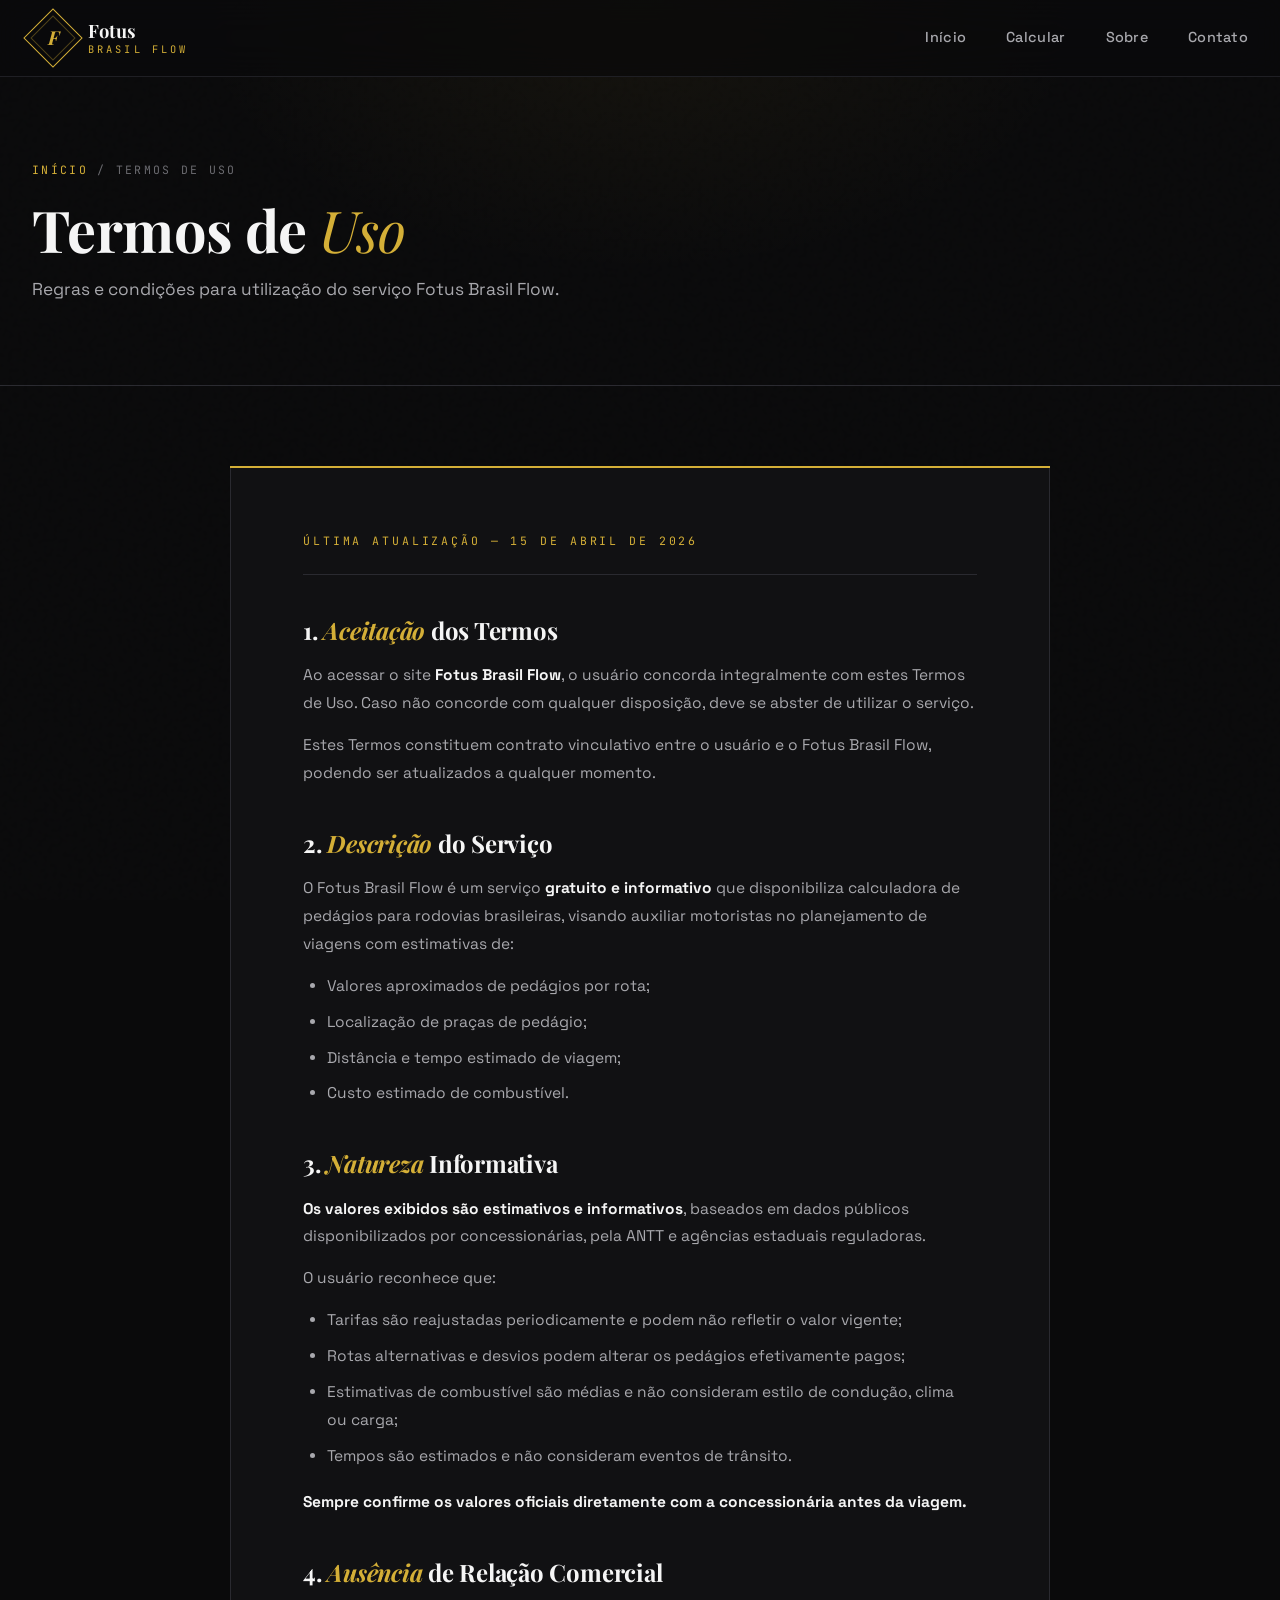
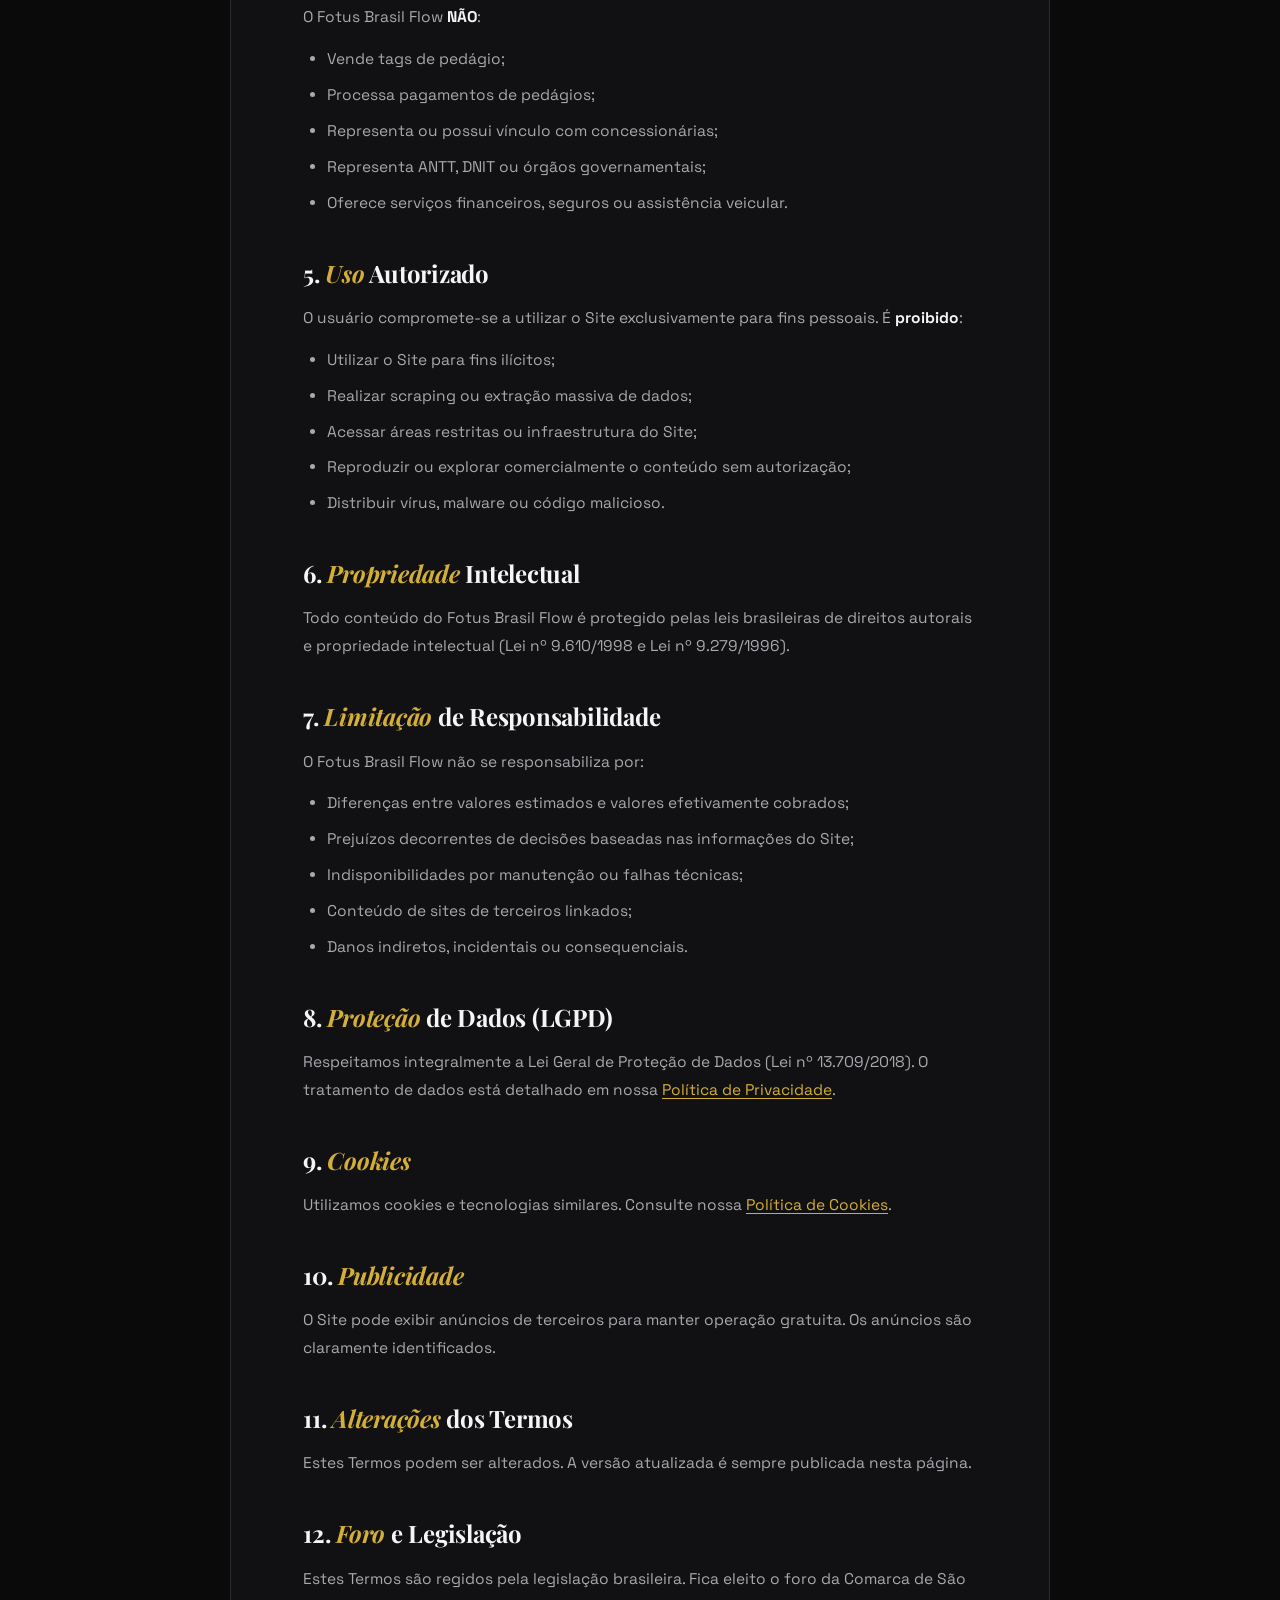
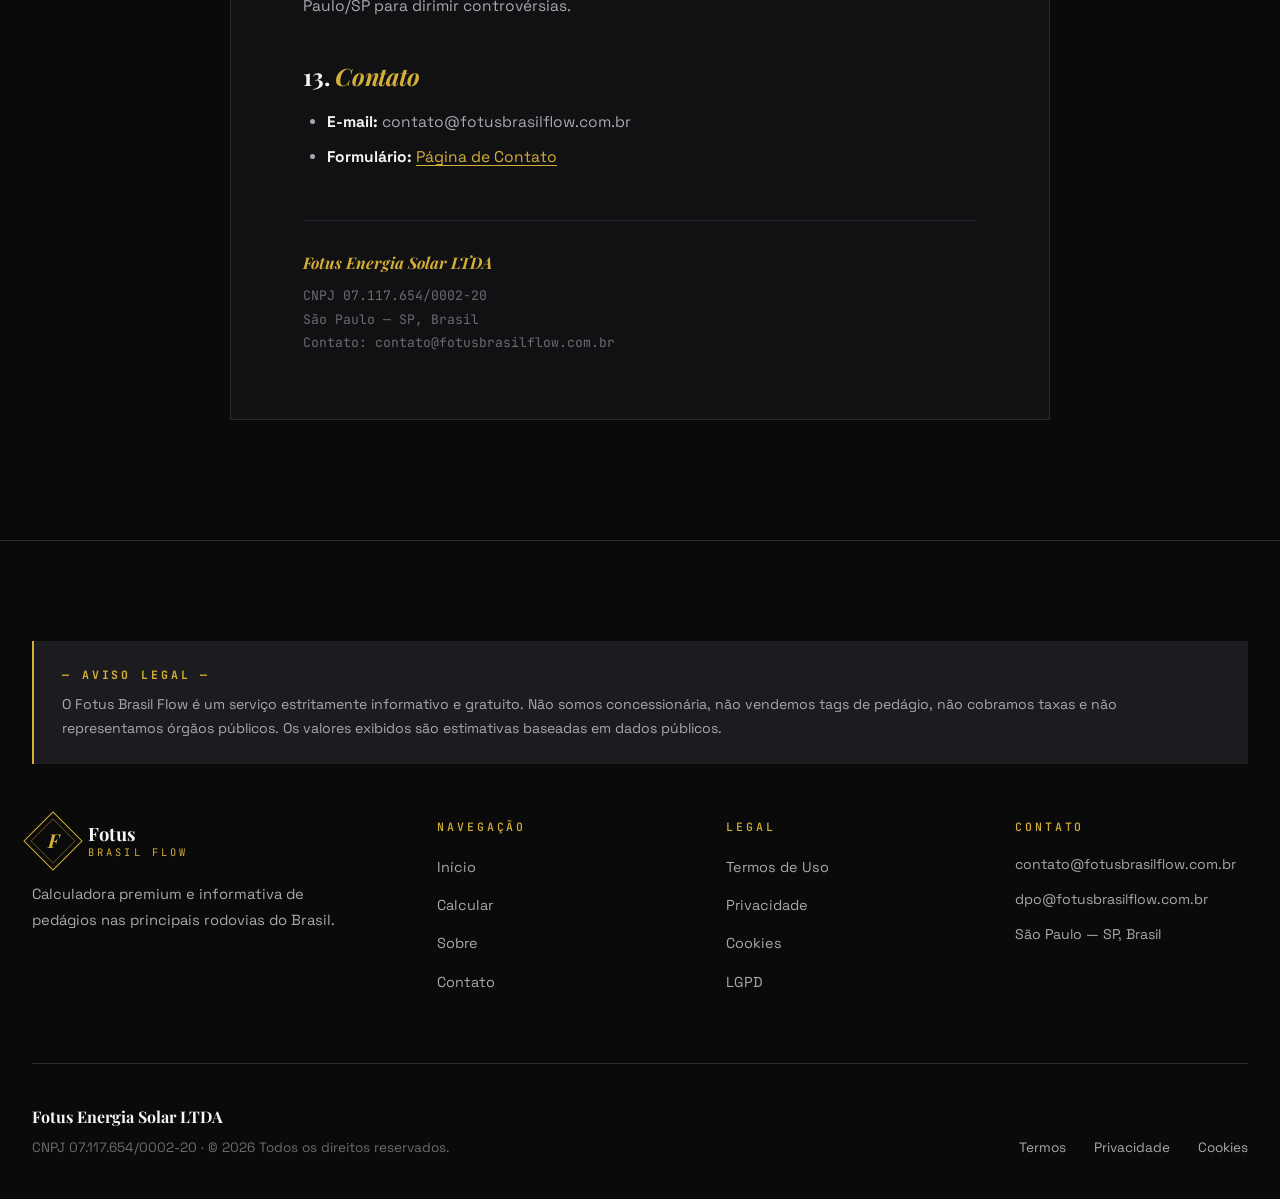
<file: pages/termos.html>
<!DOCTYPE html>
<html lang="pt-BR">
<head>
<meta charset="UTF-8">
<meta name="viewport" content="width=device-width, initial-scale=1.0">
<title>Termos de Uso — Fotus Brasil Flow</title>
<meta name="description" content="Termos de Uso do Fotus Brasil Flow — calculadora gratuita e informativa de pedágios.">
<meta name="robots" content="index, follow">
<link rel="canonical" href="https://fotusbrasilflow.com.br/pages/termos.html">

<link rel="preconnect" href="https://fonts.googleapis.com">
<link rel="preconnect" href="https://fonts.gstatic.com" crossorigin>
<link href="https://fonts.googleapis.com/css2?family=Playfair+Display:ital,wght@0,400;0,500;0,600;0,700;1,400;1,700&family=Space+Grotesk:wght@400;500;600;700&family=JetBrains+Mono:wght@400;500&display=swap" rel="stylesheet">
<link rel="stylesheet" href="../assets/styles.css">
</head>
<body>

<header class="site-header">
    <div class="container header-inner">
        <a href="../index.html" class="logo">
            <div class="logo-mark"><span>F</span></div>
            <div class="logo-text">
                <strong>Fotus</strong>
                <small>Brasil Flow</small>
            </div>
        </a>
        <nav class="nav">
            <a href="../index.html">Início</a>
            <a href="../index.html#calculadora">Calcular</a>
            <a href="sobre.html">Sobre</a>
            <a href="contato.html">Contato</a>
        </nav>
        <button class="menu-toggle" aria-label="Menu">≡</button>
    </div>
</header>

<section class="page-hero">
    <div class="container">
        <div class="breadcrumb"><a href="../index.html">Início</a> / Termos de Uso</div>
        <h1>Termos de <em>Uso</em></h1>
        <p>Regras e condições para utilização do serviço Fotus Brasil Flow.</p>
    </div>
</section>

<section class="legal-page">
    <div class="container">
        <div class="legal-content">
            <div class="legal-last-updated">Última atualização — 15 de abril de 2026</div>

            <h2>1. <em>Aceitação</em> dos Termos</h2>
            <p>Ao acessar o site <strong>Fotus Brasil Flow</strong>, o usuário concorda integralmente com estes Termos de Uso. Caso não concorde com qualquer disposição, deve se abster de utilizar o serviço.</p>
            <p>Estes Termos constituem contrato vinculativo entre o usuário e o Fotus Brasil Flow, podendo ser atualizados a qualquer momento.</p>

            <h2>2. <em>Descrição</em> do Serviço</h2>
            <p>O Fotus Brasil Flow é um serviço <strong>gratuito e informativo</strong> que disponibiliza calculadora de pedágios para rodovias brasileiras, visando auxiliar motoristas no planejamento de viagens com estimativas de:</p>
            <ul>
                <li>Valores aproximados de pedágios por rota;</li>
                <li>Localização de praças de pedágio;</li>
                <li>Distância e tempo estimado de viagem;</li>
                <li>Custo estimado de combustível.</li>
            </ul>

            <h2>3. <em>Natureza</em> Informativa</h2>
            <p><strong>Os valores exibidos são estimativos e informativos</strong>, baseados em dados públicos disponibilizados por concessionárias, pela ANTT e agências estaduais reguladoras.</p>
            <p>O usuário reconhece que:</p>
            <ul>
                <li>Tarifas são reajustadas periodicamente e podem não refletir o valor vigente;</li>
                <li>Rotas alternativas e desvios podem alterar os pedágios efetivamente pagos;</li>
                <li>Estimativas de combustível são médias e não consideram estilo de condução, clima ou carga;</li>
                <li>Tempos são estimados e não consideram eventos de trânsito.</li>
            </ul>
            <p><strong>Sempre confirme os valores oficiais diretamente com a concessionária antes da viagem.</strong></p>

            <h2>4. <em>Ausência</em> de Relação Comercial</h2>
            <p>O Fotus Brasil Flow <strong>NÃO</strong>:</p>
            <ul>
                <li>Vende tags de pedágio;</li>
                <li>Processa pagamentos de pedágios;</li>
                <li>Representa ou possui vínculo com concessionárias;</li>
                <li>Representa ANTT, DNIT ou órgãos governamentais;</li>
                <li>Oferece serviços financeiros, seguros ou assistência veicular.</li>
            </ul>

            <h2>5. <em>Uso</em> Autorizado</h2>
            <p>O usuário compromete-se a utilizar o Site exclusivamente para fins pessoais. É <strong>proibido</strong>:</p>
            <ul>
                <li>Utilizar o Site para fins ilícitos;</li>
                <li>Realizar scraping ou extração massiva de dados;</li>
                <li>Acessar áreas restritas ou infraestrutura do Site;</li>
                <li>Reproduzir ou explorar comercialmente o conteúdo sem autorização;</li>
                <li>Distribuir vírus, malware ou código malicioso.</li>
            </ul>

            <h2>6. <em>Propriedade</em> Intelectual</h2>
            <p>Todo conteúdo do Fotus Brasil Flow é protegido pelas leis brasileiras de direitos autorais e propriedade intelectual (Lei nº 9.610/1998 e Lei nº 9.279/1996).</p>

            <h2>7. <em>Limitação</em> de Responsabilidade</h2>
            <p>O Fotus Brasil Flow não se responsabiliza por:</p>
            <ul>
                <li>Diferenças entre valores estimados e valores efetivamente cobrados;</li>
                <li>Prejuízos decorrentes de decisões baseadas nas informações do Site;</li>
                <li>Indisponibilidades por manutenção ou falhas técnicas;</li>
                <li>Conteúdo de sites de terceiros linkados;</li>
                <li>Danos indiretos, incidentais ou consequenciais.</li>
            </ul>

            <h2>8. <em>Proteção</em> de Dados (LGPD)</h2>
            <p>Respeitamos integralmente a Lei Geral de Proteção de Dados (Lei nº 13.709/2018). O tratamento de dados está detalhado em nossa <a href="privacidade.html">Política de Privacidade</a>.</p>

            <h2>9. <em>Cookies</em></h2>
            <p>Utilizamos cookies e tecnologias similares. Consulte nossa <a href="cookies.html">Política de Cookies</a>.</p>

            <h2>10. <em>Publicidade</em></h2>
            <p>O Site pode exibir anúncios de terceiros para manter operação gratuita. Os anúncios são claramente identificados.</p>

            <h2>11. <em>Alterações</em> dos Termos</h2>
            <p>Estes Termos podem ser alterados. A versão atualizada é sempre publicada nesta página.</p>

            <h2>12. <em>Foro</em> e Legislação</h2>
            <p>Estes Termos são regidos pela legislação brasileira. Fica eleito o foro da Comarca de São Paulo/SP para dirimir controvérsias.</p>

            <h2>13. <em>Contato</em></h2>
            <ul>
                <li><strong>E-mail:</strong> contato@fotusbrasilflow.com.br</li>
                <li><strong>Formulário:</strong> <a href="contato.html">Página de Contato</a></li>
            </ul>

            <div class="legal-sign-off">
                <strong>Fotus Energia Solar LTDA</strong>
                CNPJ 07.117.654/0002-20<br>
                São Paulo — SP, Brasil<br>
                Contato: contato@fotusbrasilflow.com.br
            </div>

        </div>
    </div>
</section>

<footer class="site-footer">
    <div class="container">
        <div class="footer-disclaimer">
            <strong>— Aviso Legal —</strong>
            O Fotus Brasil Flow é um serviço estritamente informativo e gratuito. Não somos concessionária, não vendemos tags de pedágio, não cobramos taxas e não representamos órgãos públicos. Os valores exibidos são estimativas baseadas em dados públicos.
        </div>

        <div class="footer-top">
            <div class="footer-brand">
                <a href="../index.html" class="logo">
                    <div class="logo-mark"><span>F</span></div>
                    <div class="logo-text">
                        <strong>Fotus</strong>
                        <small>Brasil Flow</small>
                    </div>
                </a>
                <p>Calculadora premium e informativa de pedágios nas principais rodovias do Brasil.</p>
            </div>
            <div class="footer-col">
                <h4>Navegação</h4>
                <ul>
                    <li><a href="../index.html">Início</a></li>
                    <li><a href="../index.html#calculadora">Calcular</a></li>
                    <li><a href="sobre.html">Sobre</a></li>
                    <li><a href="contato.html">Contato</a></li>
                </ul>
            </div>
            <div class="footer-col">
                <h4>Legal</h4>
                <ul>
                    <li><a href="termos.html">Termos de Uso</a></li>
                    <li><a href="privacidade.html">Privacidade</a></li>
                    <li><a href="cookies.html">Cookies</a></li>
                    <li><a href="lgpd.html">LGPD</a></li>
                </ul>
            </div>
            <div class="footer-col">
                <h4>Contato</h4>
                <div class="footer-contact-row">
                    <span>contato@fotusbrasilflow.com.br</span>
                    <span>dpo@fotusbrasilflow.com.br</span>
                    <span>São Paulo — SP, Brasil</span>
                </div>
            </div>
        </div>

        <div class="footer-bottom">
            <div>
                <strong>Fotus Energia Solar LTDA</strong>
                CNPJ 07.117.654/0002-20 · © 2026 Todos os direitos reservados.
            </div>
            <div>
                <a href="termos.html">Termos</a>
                <a href="privacidade.html">Privacidade</a>
                <a href="cookies.html">Cookies</a>
            </div>
        </div>
    </div>
</footer>

<script src="../assets/script.js"></script>
</body>
</html>
</file>
<file: assets/styles.css>
/* ===== DESIGN SYSTEM - DARK PREMIUM GOLD ===== */
:root {
    /* Palette */
    --black: #0A0A0B;
    --black-soft: #111113;
    --black-elevated: #18181B;
    --black-card: #1C1C20;
    --border-dark: #2A2A30;
    --border-subtle: #1F1F24;

    --gold: #D4AF37;
    --gold-bright: #E8C547;
    --gold-dark: #A8892D;
    --gold-soft: rgba(212, 175, 55, 0.12);
    --gold-line: rgba(212, 175, 55, 0.35);

    --text-primary: #F5F5F5;
    --text-secondary: #A8A8AD;
    --text-muted: #6B6B70;
    --text-inverse: #0A0A0B;

    --danger: #DC2626;
    --success: #059669;
    --warning: #D97706;

    /* Typography */
    --font-display: 'Playfair Display', 'Times New Roman', serif;
    --font-body: 'Space Grotesk', system-ui, sans-serif;
    --font-mono: 'JetBrains Mono', 'Courier New', monospace;

    /* Shadows & Effects */
    --shadow-gold: 0 8px 32px rgba(212, 175, 55, 0.12);
    --shadow-deep: 0 16px 48px rgba(0, 0, 0, 0.5);
    --glow-gold: 0 0 24px rgba(212, 175, 55, 0.18);

    --container: 1280px;
}

* { box-sizing: border-box; margin: 0; padding: 0; }

html { scroll-behavior: smooth; }

body {
    font-family: var(--font-body);
    background: var(--black);
    color: var(--text-primary);
    line-height: 1.65;
    -webkit-font-smoothing: antialiased;
    overflow-x: hidden;
    position: relative;
}

/* Subtle grain texture over whole site */
body::before {
    content: "";
    position: fixed;
    inset: 0;
    pointer-events: none;
    opacity: 0.4;
    z-index: 1;
    background-image: url("data:image/svg+xml,%3Csvg viewBox='0 0 200 200' xmlns='http://www.w3.org/2000/svg'%3E%3Cfilter id='n'%3E%3CfeTurbulence type='fractalNoise' baseFrequency='0.9'/%3E%3C/filter%3E%3Crect width='100%25' height='100%25' filter='url(%23n)' opacity='0.04'/%3E%3C/svg%3E");
}

img { max-width: 100%; height: auto; display: block; }

a { color: var(--gold); text-decoration: none; transition: color 0.2s; }
a:hover { color: var(--gold-bright); }

h1, h2, h3, h4, h5 {
    font-family: var(--font-display);
    font-weight: 700;
    line-height: 1.15;
    letter-spacing: -0.01em;
    color: var(--text-primary);
}

.container {
    max-width: var(--container);
    margin: 0 auto;
    padding: 0 32px;
    position: relative;
    z-index: 2;
}

/* ===== Display utilities ===== */
.eyebrow {
    display: inline-block;
    font-family: var(--font-mono);
    font-size: 0.72rem;
    letter-spacing: 0.25em;
    text-transform: uppercase;
    color: var(--gold);
    font-weight: 500;
    padding-left: 18px;
    position: relative;
    margin-bottom: 18px;
}
.eyebrow::before {
    content: "";
    position: absolute;
    left: 0; top: 50%;
    width: 12px; height: 1px;
    background: var(--gold);
    transform: translateY(-50%);
}

.gold-line {
    display: block;
    width: 60px;
    height: 1px;
    background: linear-gradient(90deg, var(--gold) 0%, transparent 100%);
    margin: 28px 0;
}

.gold-text {
    color: var(--gold);
    font-style: italic;
    font-family: var(--font-display);
}

/* ===== Header ===== */
.site-header {
    position: fixed;
    top: 0; left: 0; right: 0;
    z-index: 100;
    background: rgba(10, 10, 11, 0.75);
    backdrop-filter: blur(18px) saturate(180%);
    -webkit-backdrop-filter: blur(18px) saturate(180%);
    border-bottom: 1px solid var(--border-subtle);
}

.header-inner {
    display: flex;
    align-items: center;
    justify-content: space-between;
    height: 76px;
}

.logo {
    display: flex;
    align-items: center;
    gap: 14px;
    text-decoration: none;
    color: var(--text-primary);
}

.logo-mark {
    width: 42px;
    height: 42px;
    border: 1px solid var(--gold);
    display: flex;
    align-items: center;
    justify-content: center;
    position: relative;
    transform: rotate(45deg);
}
.logo-mark::before {
    content: "";
    position: absolute;
    inset: 4px;
    border: 1px solid var(--gold-line);
}
.logo-mark span {
    transform: rotate(-45deg);
    font-family: var(--font-display);
    font-weight: 700;
    color: var(--gold);
    font-size: 1.2rem;
    font-style: italic;
}

.logo-text {
    display: flex;
    flex-direction: column;
    line-height: 1;
}
.logo-text strong {
    font-family: var(--font-display);
    font-weight: 700;
    font-size: 1.15rem;
    letter-spacing: 0.01em;
}
.logo-text small {
    font-family: var(--font-mono);
    font-size: 0.65rem;
    letter-spacing: 0.3em;
    color: var(--gold);
    margin-top: 4px;
    text-transform: uppercase;
}

.nav {
    display: flex;
    gap: 40px;
    align-items: center;
}
.nav a {
    color: var(--text-secondary);
    font-size: 0.9rem;
    font-weight: 500;
    letter-spacing: 0.02em;
    position: relative;
    padding: 4px 0;
}
.nav a::after {
    content: "";
    position: absolute;
    bottom: -2px; left: 0;
    width: 0; height: 1px;
    background: var(--gold);
    transition: width 0.3s;
}
.nav a:hover, .nav a.active {
    color: var(--text-primary);
}
.nav a:hover::after, .nav a.active::after {
    width: 100%;
}

.menu-toggle {
    display: none;
    background: none;
    border: 1px solid var(--border-dark);
    color: var(--gold);
    padding: 8px 12px;
    font-size: 1.2rem;
    cursor: pointer;
    font-family: var(--font-mono);
}

/* ===== Buttons ===== */
.btn {
    display: inline-flex;
    align-items: center;
    justify-content: center;
    gap: 12px;
    padding: 16px 32px;
    font-family: var(--font-body);
    font-size: 0.9rem;
    font-weight: 600;
    letter-spacing: 0.05em;
    text-transform: uppercase;
    cursor: pointer;
    border: none;
    transition: all 0.3s cubic-bezier(0.4, 0, 0.2, 1);
    text-decoration: none;
    position: relative;
    overflow: hidden;
}

.btn-gold {
    background: var(--gold);
    color: var(--text-inverse);
    border: 1px solid var(--gold);
}
.btn-gold:hover {
    background: var(--gold-bright);
    color: var(--text-inverse);
    transform: translateY(-2px);
    box-shadow: var(--shadow-gold);
}

.btn-outline {
    background: transparent;
    color: var(--gold);
    border: 1px solid var(--gold);
}
.btn-outline:hover {
    background: var(--gold-soft);
    color: var(--gold-bright);
}

.btn-ghost {
    background: transparent;
    color: var(--text-primary);
    border: 1px solid var(--border-dark);
}
.btn-ghost:hover {
    border-color: var(--gold);
    color: var(--gold);
}

.btn-lg { padding: 20px 40px; font-size: 0.95rem; }

.btn-block { width: 100%; }

.btn:disabled {
    opacity: 0.4;
    cursor: not-allowed;
    transform: none !important;
    box-shadow: none !important;
}

/* ===== Hero ===== */
.hero {
    position: relative;
    padding: 180px 0 120px;
    overflow: hidden;
    min-height: 100vh;
    display: flex;
    align-items: center;
}

.hero::before {
    content: "";
    position: absolute;
    inset: 0;
    background: radial-gradient(ellipse at top right, rgba(212, 175, 55, 0.08) 0%, transparent 50%);
    pointer-events: none;
}

.hero-grid {
    position: absolute;
    inset: 0;
    background-image:
        linear-gradient(var(--border-subtle) 1px, transparent 1px),
        linear-gradient(90deg, var(--border-subtle) 1px, transparent 1px);
    background-size: 80px 80px;
    opacity: 0.5;
    mask-image: radial-gradient(ellipse at center, black 0%, transparent 70%);
    -webkit-mask-image: radial-gradient(ellipse at center, black 0%, transparent 70%);
    pointer-events: none;
}

.hero-inner {
    display: grid;
    grid-template-columns: 1.1fr 1fr;
    gap: 80px;
    align-items: center;
    position: relative;
}

.hero-content h1 {
    font-size: clamp(2.8rem, 5.5vw, 4.8rem);
    line-height: 0.98;
    margin-bottom: 32px;
    font-weight: 700;
}

.hero-content h1 em {
    font-style: italic;
    color: var(--gold);
    font-weight: 400;
}

.hero-lead {
    font-size: 1.15rem;
    color: var(--text-secondary);
    max-width: 540px;
    margin-bottom: 40px;
    line-height: 1.7;
}

.hero-actions {
    display: flex;
    gap: 16px;
    flex-wrap: wrap;
    margin-bottom: 56px;
}

.hero-meta {
    display: grid;
    grid-template-columns: repeat(3, 1fr);
    gap: 0;
    padding-top: 32px;
    border-top: 1px solid var(--border-dark);
}

.hero-meta-item {
    padding: 0 24px;
    border-right: 1px solid var(--border-dark);
}
.hero-meta-item:first-child { padding-left: 0; }
.hero-meta-item:last-child { border-right: none; }

.hero-meta-number {
    font-family: var(--font-display);
    font-size: 2rem;
    color: var(--gold);
    font-weight: 700;
    display: block;
    line-height: 1;
    margin-bottom: 8px;
}

.hero-meta-label {
    font-family: var(--font-mono);
    font-size: 0.7rem;
    letter-spacing: 0.2em;
    color: var(--text-muted);
    text-transform: uppercase;
}

/* Hero visual */
.hero-visual {
    position: relative;
    aspect-ratio: 4/5;
}

.hero-image-frame {
    position: absolute;
    inset: 0;
    overflow: hidden;
    border: 1px solid var(--gold-line);
}

.hero-image-frame::before {
    content: "";
    position: absolute;
    inset: 0;
    background: linear-gradient(180deg, transparent 40%, rgba(10, 10, 11, 0.85) 100%);
    z-index: 2;
    pointer-events: none;
}

.hero-image-frame img {
    width: 100%;
    height: 100%;
    object-fit: cover;
    filter: grayscale(30%) contrast(1.1);
}

.hero-badge-card {
    position: absolute;
    bottom: -30px;
    left: -30px;
    background: var(--black-elevated);
    border: 1px solid var(--gold);
    padding: 24px 32px;
    z-index: 5;
    max-width: 280px;
}
.hero-badge-card .badge-kicker {
    font-family: var(--font-mono);
    font-size: 0.65rem;
    letter-spacing: 0.3em;
    color: var(--gold);
    text-transform: uppercase;
    margin-bottom: 8px;
}
.hero-badge-card .badge-num {
    font-family: var(--font-display);
    font-size: 2.5rem;
    color: var(--text-primary);
    line-height: 1;
    font-weight: 700;
    margin-bottom: 4px;
}
.hero-badge-card .badge-label {
    font-size: 0.85rem;
    color: var(--text-secondary);
}

.hero-deco {
    position: absolute;
    top: -20px;
    right: -20px;
    width: 120px;
    height: 120px;
    border: 1px solid var(--gold);
    z-index: -1;
}

/* ===== Section Base ===== */
.section {
    padding: 120px 0;
    position: relative;
}

.section-header {
    margin-bottom: 80px;
    max-width: 720px;
}
.section-header.centered {
    text-align: center;
    margin-left: auto;
    margin-right: auto;
}

.section-title {
    font-size: clamp(2.2rem, 4vw, 3.4rem);
    margin-bottom: 24px;
    font-weight: 700;
    line-height: 1.05;
}

.section-title em {
    font-style: italic;
    color: var(--gold);
    font-weight: 400;
}

.section-lead {
    font-size: 1.1rem;
    color: var(--text-secondary);
    line-height: 1.7;
}

/* ===== Calculator ===== */
.calculator {
    padding: 100px 0;
    background: var(--black-soft);
    border-top: 1px solid var(--border-subtle);
    border-bottom: 1px solid var(--border-subtle);
    position: relative;
}

.calc-wrap {
    display: grid;
    grid-template-columns: 1fr 1.5fr;
    gap: 80px;
    align-items: start;
}

.calc-intro {
    position: sticky;
    top: 120px;
}

.calc-intro h2 {
    font-size: clamp(1.8rem, 3vw, 2.4rem);
    margin-bottom: 24px;
}
.calc-intro p {
    color: var(--text-secondary);
    font-size: 1rem;
    line-height: 1.75;
    margin-bottom: 24px;
}

.calc-step {
    display: flex;
    gap: 16px;
    margin-bottom: 20px;
    padding-bottom: 20px;
    border-bottom: 1px solid var(--border-subtle);
}
.calc-step-num {
    font-family: var(--font-display);
    color: var(--gold);
    font-size: 1.8rem;
    font-style: italic;
    font-weight: 700;
    line-height: 1;
    min-width: 44px;
}
.calc-step-text strong {
    display: block;
    font-weight: 600;
    margin-bottom: 4px;
    font-family: var(--font-body);
}
.calc-step-text span {
    color: var(--text-muted);
    font-size: 0.9rem;
}

.calc-panel {
    background: var(--black-card);
    border: 1px solid var(--border-dark);
    padding: 48px;
    position: relative;
}

.calc-panel::before {
    content: "";
    position: absolute;
    top: -1px; left: -1px; right: -1px;
    height: 2px;
    background: linear-gradient(90deg, var(--gold) 0%, var(--gold-dark) 50%, transparent 100%);
}

.calc-title {
    font-family: var(--font-mono);
    font-size: 0.75rem;
    letter-spacing: 0.25em;
    color: var(--gold);
    text-transform: uppercase;
    margin-bottom: 32px;
    display: flex;
    align-items: center;
    gap: 12px;
}

.calc-title::before {
    content: "◈";
    color: var(--gold);
}

.form-row {
    display: grid;
    grid-template-columns: 1fr 1fr;
    gap: 20px;
    margin-bottom: 24px;
}

.form-field {
    display: flex;
    flex-direction: column;
}

.form-label {
    font-family: var(--font-mono);
    font-size: 0.7rem;
    letter-spacing: 0.2em;
    color: var(--text-muted);
    text-transform: uppercase;
    margin-bottom: 10px;
    font-weight: 500;
}

.form-input, .form-select {
    background: transparent;
    border: none;
    border-bottom: 1px solid var(--border-dark);
    padding: 12px 0;
    font-family: var(--font-body);
    font-size: 1.05rem;
    color: var(--text-primary);
    transition: border-color 0.2s;
    outline: none;
    width: 100%;
}

.form-input:focus, .form-select:focus {
    border-bottom-color: var(--gold);
}

.form-input::placeholder {
    color: var(--text-muted);
}

.form-select {
    cursor: pointer;
    background: var(--black-card);
    appearance: none;
    background-image: url("data:image/svg+xml,%3Csvg xmlns='http://www.w3.org/2000/svg' width='12' height='8' viewBox='0 0 12 8'%3E%3Cpath fill='%23D4AF37' d='M6 8L0 0h12z'/%3E%3C/svg%3E");
    background-repeat: no-repeat;
    background-position: right 4px center;
    padding-right: 24px;
}

.form-select option { background: var(--black-card); color: var(--text-primary); }

.vehicle-row {
    display: grid;
    grid-template-columns: repeat(4, 1fr);
    gap: 12px;
    margin: 32px 0;
}

.vehicle-chip {
    padding: 20px 12px;
    background: transparent;
    border: 1px solid var(--border-dark);
    text-align: center;
    cursor: pointer;
    transition: all 0.2s;
    display: flex;
    flex-direction: column;
    align-items: center;
    gap: 8px;
    color: var(--text-secondary);
    position: relative;
}

.vehicle-chip:hover {
    border-color: var(--gold-line);
    color: var(--text-primary);
}

.vehicle-chip.active {
    border-color: var(--gold);
    color: var(--gold);
    background: var(--gold-soft);
}
.vehicle-chip.active::before {
    content: "";
    position: absolute;
    top: -1px; left: -1px; right: -1px;
    height: 2px;
    background: var(--gold);
}

.vehicle-chip .chip-icon {
    font-size: 1.6rem;
    line-height: 1;
}
.vehicle-chip .chip-label {
    font-family: var(--font-mono);
    font-size: 0.7rem;
    letter-spacing: 0.15em;
    text-transform: uppercase;
    font-weight: 500;
}

.result-card {
    margin-top: 40px;
    padding: 32px;
    background: var(--black);
    border: 1px solid var(--gold-line);
    display: none;
    animation: reveal 0.5s ease;
}

.result-card.show { display: block; }

@keyframes reveal {
    from { opacity: 0; transform: translateY(20px); }
    to { opacity: 1; transform: translateY(0); }
}

.result-header {
    display: flex;
    justify-content: space-between;
    align-items: flex-start;
    margin-bottom: 28px;
    padding-bottom: 20px;
    border-bottom: 1px solid var(--border-dark);
    flex-wrap: wrap;
    gap: 12px;
}

.result-route {
    font-family: var(--font-display);
    font-size: 1.5rem;
    font-weight: 700;
}

.result-tag {
    font-family: var(--font-mono);
    font-size: 0.7rem;
    letter-spacing: 0.2em;
    color: var(--gold);
    padding: 4px 10px;
    border: 1px solid var(--gold-line);
    text-transform: uppercase;
}

.result-stats {
    display: grid;
    grid-template-columns: repeat(4, 1fr);
    gap: 0;
    margin-bottom: 32px;
    border: 1px solid var(--border-dark);
}

.result-stat {
    padding: 24px 20px;
    border-right: 1px solid var(--border-dark);
}
.result-stat:last-child { border-right: none; }

.result-stat-label {
    font-family: var(--font-mono);
    font-size: 0.65rem;
    letter-spacing: 0.2em;
    color: var(--text-muted);
    text-transform: uppercase;
    margin-bottom: 12px;
}

.result-stat-value {
    font-family: var(--font-display);
    font-size: 1.6rem;
    font-weight: 700;
    line-height: 1;
}
.result-stat-value.accent {
    color: var(--gold);
}

.toll-list {
    list-style: none;
    margin: 20px 0;
}

.toll-list li {
    display: flex;
    justify-content: space-between;
    align-items: center;
    padding: 14px 0;
    border-bottom: 1px solid var(--border-subtle);
    font-size: 0.95rem;
}
.toll-list li:last-child { border-bottom: none; }

.toll-list .toll-name {
    display: flex;
    align-items: center;
    gap: 14px;
    color: var(--text-secondary);
}
.toll-list .toll-name::before {
    content: counter(toll-counter, decimal-leading-zero);
    counter-increment: toll-counter;
    font-family: var(--font-mono);
    color: var(--gold);
    font-size: 0.75rem;
    letter-spacing: 0.1em;
    min-width: 28px;
}
.toll-list { counter-reset: toll-counter; }

.toll-list .toll-price {
    font-family: var(--font-display);
    font-weight: 700;
    color: var(--gold);
}

.result-notice {
    padding: 16px 20px;
    border-left: 2px solid var(--gold);
    background: var(--gold-soft);
    font-size: 0.85rem;
    color: var(--text-secondary);
    line-height: 1.6;
    margin-top: 20px;
}
.result-notice strong { color: var(--gold); }

/* ===== Numbered section (grid of cards) ===== */
.numbered-grid {
    display: grid;
    grid-template-columns: repeat(3, 1fr);
    gap: 0;
    border-top: 1px solid var(--border-dark);
    border-left: 1px solid var(--border-dark);
}

.numbered-item {
    padding: 48px 40px;
    border-right: 1px solid var(--border-dark);
    border-bottom: 1px solid var(--border-dark);
    position: relative;
    transition: background 0.3s;
}

.numbered-item:hover {
    background: var(--black-elevated);
}

.numbered-item::before {
    content: attr(data-num);
    position: absolute;
    top: 24px;
    right: 24px;
    font-family: var(--font-display);
    font-size: 3.2rem;
    font-style: italic;
    color: var(--gold);
    opacity: 0.25;
    line-height: 1;
    font-weight: 700;
}

.numbered-item h3 {
    font-family: var(--font-display);
    font-size: 1.4rem;
    margin-bottom: 16px;
    margin-top: 40px;
    line-height: 1.3;
}

.numbered-item p {
    color: var(--text-secondary);
    font-size: 0.95rem;
    line-height: 1.7;
}

/* ===== Split Editorial ===== */
.split-editorial {
    display: grid;
    grid-template-columns: 1fr 1fr;
    gap: 0;
    align-items: stretch;
    border: 1px solid var(--border-dark);
    min-height: 560px;
}

.split-editorial.reverse {
    direction: rtl;
}
.split-editorial.reverse > * {
    direction: ltr;
}

.split-editorial-image {
    position: relative;
    overflow: hidden;
    background: var(--black-card);
}
.split-editorial-image img {
    width: 100%;
    height: 100%;
    object-fit: cover;
    filter: grayscale(20%) contrast(1.1);
}
.split-editorial-image::after {
    content: "";
    position: absolute;
    inset: 0;
    background: linear-gradient(135deg, transparent 40%, rgba(10, 10, 11, 0.55) 100%);
}

.split-editorial-text {
    padding: 72px 64px;
    display: flex;
    flex-direction: column;
    justify-content: center;
    background: var(--black-soft);
}

.split-editorial-text h2 {
    font-size: clamp(1.8rem, 3vw, 2.6rem);
    margin-bottom: 28px;
    line-height: 1.15;
}

.split-editorial-text p {
    color: var(--text-secondary);
    font-size: 1.02rem;
    line-height: 1.8;
    margin-bottom: 20px;
}

.split-editorial-list {
    list-style: none;
    padding: 0;
    margin: 28px 0 36px;
}
.split-editorial-list li {
    padding: 14px 0 14px 40px;
    border-bottom: 1px solid var(--border-subtle);
    color: var(--text-primary);
    position: relative;
    font-size: 0.95rem;
}
.split-editorial-list li::before {
    content: "◈";
    position: absolute;
    left: 0;
    top: 14px;
    color: var(--gold);
    font-size: 0.9rem;
}

/* ===== Categories grid ===== */
.cat-grid {
    display: grid;
    grid-template-columns: repeat(3, 1fr);
    gap: 0;
    border: 1px solid var(--border-dark);
}

.cat-card {
    padding: 40px 32px;
    border-right: 1px solid var(--border-dark);
    border-bottom: 1px solid var(--border-dark);
    background: var(--black-soft);
    transition: background 0.3s;
}
.cat-card:nth-child(3n) { border-right: none; }
.cat-card:nth-last-child(-n+3) { border-bottom: none; }

.cat-card:hover {
    background: var(--black-elevated);
}

.cat-num {
    font-family: var(--font-mono);
    font-size: 0.7rem;
    letter-spacing: 0.25em;
    color: var(--gold);
    text-transform: uppercase;
    margin-bottom: 20px;
    display: block;
}

.cat-card h3 {
    font-size: 1.25rem;
    margin-bottom: 12px;
}

.cat-card p {
    color: var(--text-secondary);
    font-size: 0.92rem;
    line-height: 1.65;
}

/* ===== FAQ ===== */
.faq-wrap {
    max-width: 820px;
    margin: 0 auto;
}

.faq-item {
    border-bottom: 1px solid var(--border-dark);
    overflow: hidden;
}
.faq-item:first-child { border-top: 1px solid var(--border-dark); }

.faq-trigger {
    width: 100%;
    padding: 28px 0;
    background: none;
    border: none;
    display: flex;
    justify-content: space-between;
    align-items: center;
    cursor: pointer;
    font-family: var(--font-display);
    font-size: 1.2rem;
    font-weight: 700;
    color: var(--text-primary);
    text-align: left;
    gap: 24px;
    transition: color 0.2s;
}

.faq-trigger:hover { color: var(--gold); }

.faq-trigger .faq-mark {
    font-family: var(--font-mono);
    color: var(--gold);
    font-size: 1.5rem;
    font-weight: 400;
    transition: transform 0.3s;
    flex-shrink: 0;
    font-style: normal;
}

.faq-item.open .faq-mark {
    transform: rotate(45deg);
}

.faq-content {
    max-height: 0;
    overflow: hidden;
    transition: max-height 0.4s ease;
}

.faq-item.open .faq-content {
    max-height: 500px;
}

.faq-inner {
    padding: 0 0 28px;
    color: var(--text-secondary);
    line-height: 1.8;
    max-width: 680px;
}

.faq-inner strong { color: var(--gold); font-weight: 600; }

/* ===== CTA ===== */
.cta-section {
    padding: 120px 0;
    background: var(--black-soft);
    position: relative;
    overflow: hidden;
}

.cta-section::before {
    content: "";
    position: absolute;
    inset: 0;
    background: radial-gradient(circle at center, rgba(212, 175, 55, 0.1) 0%, transparent 60%);
}

.cta-section .container {
    text-align: center;
}

.cta-kicker {
    font-family: var(--font-mono);
    font-size: 0.75rem;
    letter-spacing: 0.3em;
    color: var(--gold);
    text-transform: uppercase;
    margin-bottom: 24px;
}

.cta-title {
    font-size: clamp(2.2rem, 4.5vw, 3.8rem);
    max-width: 860px;
    margin: 0 auto 32px;
    line-height: 1.08;
}

.cta-title em { font-style: italic; color: var(--gold); }

.cta-lead {
    font-size: 1.1rem;
    color: var(--text-secondary);
    max-width: 560px;
    margin: 0 auto 48px;
    line-height: 1.7;
}

/* ===== Footer ===== */
.site-footer {
    background: var(--black);
    border-top: 1px solid var(--border-dark);
    padding: 100px 0 40px;
    position: relative;
}

.footer-disclaimer {
    background: var(--black-card);
    border-left: 2px solid var(--gold);
    padding: 24px 28px;
    margin-bottom: 56px;
    font-size: 0.88rem;
    color: var(--text-secondary);
    line-height: 1.7;
}
.footer-disclaimer strong {
    color: var(--gold);
    font-family: var(--font-mono);
    font-size: 0.72rem;
    letter-spacing: 0.25em;
    text-transform: uppercase;
    display: block;
    margin-bottom: 8px;
}

.footer-top {
    display: grid;
    grid-template-columns: 1.5fr 1fr 1fr 1fr;
    gap: 56px;
    padding-bottom: 56px;
    border-bottom: 1px solid var(--border-dark);
}

.footer-brand .logo { margin-bottom: 20px; }

.footer-brand p {
    color: var(--text-secondary);
    font-size: 0.92rem;
    line-height: 1.75;
    max-width: 320px;
}

.footer-col h4 {
    font-family: var(--font-mono);
    font-size: 0.72rem;
    letter-spacing: 0.25em;
    color: var(--gold);
    text-transform: uppercase;
    margin-bottom: 20px;
    font-weight: 500;
}

.footer-col ul { list-style: none; padding: 0; }

.footer-col li { margin-bottom: 12px; }

.footer-col a {
    color: var(--text-secondary);
    font-size: 0.9rem;
    transition: color 0.2s;
}

.footer-col a:hover { color: var(--text-primary); }

.footer-contact-row {
    display: flex;
    flex-direction: column;
    gap: 14px;
}
.footer-contact-row span {
    color: var(--text-secondary);
    font-size: 0.88rem;
    line-height: 1.5;
    display: block;
}

.footer-bottom {
    margin-top: 40px;
    display: flex;
    flex-wrap: wrap;
    justify-content: space-between;
    align-items: flex-end;
    gap: 24px;
    font-size: 0.85rem;
    color: var(--text-muted);
}

.footer-bottom strong {
    color: var(--text-primary);
    display: block;
    margin-bottom: 6px;
    font-family: var(--font-display);
    font-size: 1rem;
    font-weight: 700;
}

.footer-bottom a {
    color: var(--text-secondary);
    margin-left: 24px;
}
.footer-bottom a:hover { color: var(--gold); }

/* ===== Cookie Banner ===== */
.cookie-banner {
    position: fixed;
    bottom: 24px;
    right: 24px;
    max-width: 460px;
    background: var(--black-elevated);
    border: 1px solid var(--gold-line);
    padding: 28px;
    z-index: 9998;
    transform: translateX(calc(100% + 40px));
    transition: transform 0.5s cubic-bezier(0.4, 0, 0.2, 1);
}

.cookie-banner::before {
    content: "";
    position: absolute;
    top: -1px; left: -1px; right: -1px;
    height: 2px;
    background: var(--gold);
}

.cookie-banner.show { transform: translateX(0); }

.cookie-banner h4 {
    font-family: var(--font-mono);
    font-size: 0.7rem;
    letter-spacing: 0.25em;
    color: var(--gold);
    text-transform: uppercase;
    margin-bottom: 14px;
    font-weight: 500;
}

.cookie-banner p {
    font-size: 0.9rem;
    color: var(--text-secondary);
    margin-bottom: 20px;
    line-height: 1.65;
}

.cookie-actions {
    display: flex;
    gap: 12px;
}
.cookie-actions .btn {
    flex: 1;
    padding: 12px 16px;
    font-size: 0.78rem;
}

/* ===== Terms Modal ===== */
.terms-modal {
    position: fixed;
    inset: 0;
    background: rgba(10, 10, 11, 0.88);
    backdrop-filter: blur(8px);
    display: flex;
    align-items: center;
    justify-content: center;
    z-index: 9999;
    padding: 20px;
    opacity: 0;
    visibility: hidden;
    transition: opacity 0.35s, visibility 0.35s;
}

.terms-modal.show {
    opacity: 1;
    visibility: visible;
}

.terms-modal-box {
    background: var(--black-elevated);
    border: 1px solid var(--gold);
    max-width: 640px;
    width: 100%;
    max-height: 88vh;
    display: flex;
    flex-direction: column;
    position: relative;
    transform: scale(0.94);
    transition: transform 0.35s cubic-bezier(0.34, 1.56, 0.64, 1);
}

.terms-modal.show .terms-modal-box {
    transform: scale(1);
}

.terms-modal-box::before {
    content: "";
    position: absolute;
    top: -1px; left: -1px; right: -1px;
    height: 2px;
    background: var(--gold);
}

.terms-modal-head {
    padding: 32px 40px 24px;
    border-bottom: 1px solid var(--border-dark);
}

.terms-modal-head .kicker {
    font-family: var(--font-mono);
    font-size: 0.7rem;
    letter-spacing: 0.3em;
    color: var(--gold);
    text-transform: uppercase;
    margin-bottom: 10px;
}

.terms-modal-head h2 {
    font-size: 1.6rem;
    font-family: var(--font-display);
    font-weight: 700;
    margin: 0;
    font-style: italic;
}

.terms-modal-body {
    padding: 28px 40px;
    overflow-y: auto;
    color: var(--text-secondary);
    line-height: 1.7;
    font-size: 0.93rem;
}

.terms-modal-body h4 {
    color: var(--gold);
    font-family: var(--font-mono);
    font-size: 0.72rem;
    letter-spacing: 0.2em;
    text-transform: uppercase;
    margin: 20px 0 10px;
    font-weight: 500;
}

.terms-modal-body h4:first-child { margin-top: 0; }

.terms-modal-body p { margin-bottom: 14px; }

.terms-modal-body p strong { color: var(--text-primary); }

.terms-check {
    display: flex;
    align-items: flex-start;
    gap: 12px;
    padding: 20px 40px;
    background: var(--black-card);
    border-top: 1px solid var(--border-dark);
    font-size: 0.9rem;
    cursor: pointer;
}

.terms-check input[type="checkbox"] {
    margin-top: 3px;
    width: 18px;
    height: 18px;
    accent-color: var(--gold);
    cursor: pointer;
    flex-shrink: 0;
}

.terms-check a { color: var(--gold); text-decoration: underline; }

.terms-modal-foot {
    padding: 20px 40px;
    border-top: 1px solid var(--border-dark);
    display: flex;
    justify-content: flex-end;
    gap: 12px;
}

.terms-modal-foot .btn { min-width: 130px; }

/* ===== Legal Page ===== */
.page-hero {
    padding: 160px 0 80px;
    border-bottom: 1px solid var(--border-dark);
    position: relative;
}

.page-hero::before {
    content: "";
    position: absolute;
    inset: 0;
    background: radial-gradient(ellipse at top, rgba(212, 175, 55, 0.06) 0%, transparent 50%);
}

.page-hero .container { position: relative; }

.breadcrumb {
    font-family: var(--font-mono);
    font-size: 0.72rem;
    letter-spacing: 0.2em;
    color: var(--text-muted);
    text-transform: uppercase;
    margin-bottom: 20px;
}
.breadcrumb a { color: var(--gold); }
.breadcrumb a:hover { color: var(--gold-bright); }

.page-hero h1 {
    font-size: clamp(2.4rem, 4.5vw, 3.6rem);
    margin-bottom: 16px;
    line-height: 1.05;
}
.page-hero h1 em { font-style: italic; color: var(--gold); font-weight: 400; }

.page-hero p {
    color: var(--text-secondary);
    font-size: 1.08rem;
    max-width: 680px;
    line-height: 1.7;
}

.legal-page { padding: 80px 0 120px; }

.legal-content {
    max-width: 820px;
    margin: 0 auto;
    background: var(--black-soft);
    padding: 64px 72px;
    border: 1px solid var(--border-dark);
    position: relative;
}

.legal-content::before {
    content: "";
    position: absolute;
    top: -1px; left: -1px; right: -1px;
    height: 2px;
    background: var(--gold);
}

.legal-last-updated {
    font-family: var(--font-mono);
    color: var(--gold);
    font-size: 0.72rem;
    letter-spacing: 0.25em;
    text-transform: uppercase;
    margin-bottom: 40px;
    padding-bottom: 24px;
    border-bottom: 1px solid var(--border-dark);
}

.legal-content h2 {
    font-family: var(--font-display);
    font-size: 1.5rem;
    margin: 40px 0 16px;
    color: var(--text-primary);
    line-height: 1.3;
}

.legal-content h2 em { font-style: italic; color: var(--gold); }

.legal-content h3 {
    font-family: var(--font-body);
    font-size: 1.05rem;
    margin: 24px 0 12px;
    color: var(--text-primary);
    font-weight: 600;
    letter-spacing: 0.01em;
}

.legal-content p {
    color: var(--text-secondary);
    margin-bottom: 14px;
    line-height: 1.8;
    font-size: 0.97rem;
}

.legal-content ul, .legal-content ol {
    color: var(--text-secondary);
    margin: 14px 0 18px 24px;
    line-height: 1.8;
    font-size: 0.97rem;
}

.legal-content li { margin-bottom: 8px; }

.legal-content strong { color: var(--text-primary); }

.legal-content a {
    color: var(--gold);
    text-decoration: underline;
    text-underline-offset: 3px;
}

.legal-content table {
    width: 100%;
    border-collapse: collapse;
    margin: 20px 0;
    font-size: 0.9rem;
}

.legal-content th, .legal-content td {
    border: 1px solid var(--border-dark);
    padding: 12px 16px;
    text-align: left;
    color: var(--text-secondary);
}

.legal-content th {
    background: var(--black-card);
    color: var(--gold);
    font-family: var(--font-mono);
    font-size: 0.72rem;
    letter-spacing: 0.15em;
    text-transform: uppercase;
    font-weight: 500;
}

.legal-sign-off {
    margin-top: 48px;
    padding-top: 28px;
    border-top: 1px solid var(--border-dark);
    font-family: var(--font-mono);
    font-size: 0.82rem;
    color: var(--text-muted);
    line-height: 1.8;
}
.legal-sign-off strong {
    color: var(--gold);
    font-family: var(--font-display);
    font-size: 1rem;
    display: block;
    margin-bottom: 6px;
    font-style: italic;
    letter-spacing: 0;
}

/* ===== Contact page ===== */
.contact-wrap {
    display: grid;
    grid-template-columns: 1fr 1.4fr;
    gap: 0;
    border: 1px solid var(--border-dark);
    max-width: 1100px;
    margin: 0 auto;
}

.contact-info-panel {
    padding: 56px 48px;
    background: var(--black-soft);
    border-right: 1px solid var(--border-dark);
}

.contact-info-panel h3 {
    font-size: 1.4rem;
    margin-bottom: 32px;
    font-style: italic;
}
.contact-info-panel h3 em { color: var(--gold); }

.contact-info-line {
    padding: 20px 0;
    border-bottom: 1px solid var(--border-subtle);
}
.contact-info-line:last-child { border-bottom: none; }

.contact-info-line small {
    display: block;
    font-family: var(--font-mono);
    font-size: 0.68rem;
    letter-spacing: 0.2em;
    color: var(--gold);
    text-transform: uppercase;
    margin-bottom: 8px;
}

.contact-info-line strong {
    color: var(--text-primary);
    font-size: 0.98rem;
    font-weight: 500;
    word-break: break-word;
}

.contact-form-panel {
    padding: 56px 48px;
    background: var(--black-card);
}

.contact-form-panel h3 {
    font-size: 1.4rem;
    margin-bottom: 12px;
    font-style: italic;
}
.contact-form-panel h3 em { color: var(--gold); }

.contact-form-panel > p {
    color: var(--text-secondary);
    font-size: 0.92rem;
    margin-bottom: 32px;
    line-height: 1.6;
}

.contact-form-panel .form-field { margin-bottom: 24px; }

.contact-form-panel textarea.form-input {
    resize: vertical;
    min-height: 120px;
    font-family: var(--font-body);
    line-height: 1.6;
}

.consent-check {
    display: flex;
    align-items: flex-start;
    gap: 12px;
    margin: 24px 0 28px;
    font-size: 0.88rem;
    color: var(--text-secondary);
    line-height: 1.6;
}
.consent-check input[type="checkbox"] {
    margin-top: 3px;
    accent-color: var(--gold);
    flex-shrink: 0;
}

.form-feedback {
    padding: 14px 18px;
    margin-bottom: 16px;
    display: none;
    font-size: 0.9rem;
    border-left: 2px solid var(--gold);
    background: var(--gold-soft);
    color: var(--text-primary);
}
.form-feedback.show { display: block; }

/* ===== Responsive ===== */
@media (max-width: 1024px) {
    .hero-inner,
    .calc-wrap,
    .contact-wrap {
        grid-template-columns: 1fr;
        gap: 64px;
    }
    .split-editorial { grid-template-columns: 1fr; }
    .split-editorial.reverse { direction: ltr; }
    .numbered-grid { grid-template-columns: repeat(2, 1fr); }
    .cat-grid { grid-template-columns: repeat(2, 1fr); }
    .cat-card:nth-child(3n) { border-right: 1px solid var(--border-dark); }
    .cat-card:nth-child(2n) { border-right: none; }
    .cat-card:nth-last-child(-n+3) { border-bottom: 1px solid var(--border-dark); }
    .cat-card:nth-last-child(-n+2) { border-bottom: none; }
    .footer-top { grid-template-columns: 1fr 1fr; gap: 40px; }
    .hero { padding: 140px 0 100px; min-height: auto; }
    .hero-visual { max-width: 480px; margin: 0 auto; }
    .calc-intro { position: static; }
    .result-stats { grid-template-columns: repeat(2, 1fr); }
    .result-stat:nth-child(2) { border-right: none; }
    .result-stat:nth-child(-n+2) { border-bottom: 1px solid var(--border-dark); }
}

@media (max-width: 640px) {
    .container { padding: 0 20px; }
    .nav {
        display: none;
        position: absolute;
        top: 76px;
        left: 0; right: 0;
        background: var(--black-elevated);
        flex-direction: column;
        gap: 0;
        padding: 20px;
        border-bottom: 1px solid var(--border-dark);
        border-top: 1px solid var(--border-dark);
    }
    .nav.open { display: flex; }
    .nav a { padding: 16px 0; border-bottom: 1px solid var(--border-subtle); width: 100%; }
    .menu-toggle { display: block; }

    .section { padding: 80px 0; }
    .hero { padding: 120px 0 80px; }
    .hero-meta { grid-template-columns: 1fr; gap: 16px; }
    .hero-meta-item { padding: 16px 0; border-right: none; border-bottom: 1px solid var(--border-dark); }
    .hero-meta-item:last-child { border-bottom: none; }

    .calculator { padding: 80px 0; }
    .calc-panel, .split-editorial-text, .contact-info-panel, .contact-form-panel {
        padding: 32px 24px;
    }
    .legal-content { padding: 40px 28px; }
    .form-row { grid-template-columns: 1fr; }
    .vehicle-row { grid-template-columns: repeat(2, 1fr); }
    .numbered-grid, .cat-grid { grid-template-columns: 1fr; }
    .numbered-item, .cat-card {
        border-right: none !important;
    }
    .footer-top { grid-template-columns: 1fr; gap: 32px; }
    .cookie-banner { bottom: 12px; right: 12px; left: 12px; max-width: none; }
    .terms-modal-head, .terms-modal-body, .terms-check, .terms-modal-foot {
        padding-left: 24px;
        padding-right: 24px;
    }
    .hero-badge-card { left: 0; bottom: -20px; padding: 20px 24px; }
    .hero-deco { display: none; }
}
</file>
